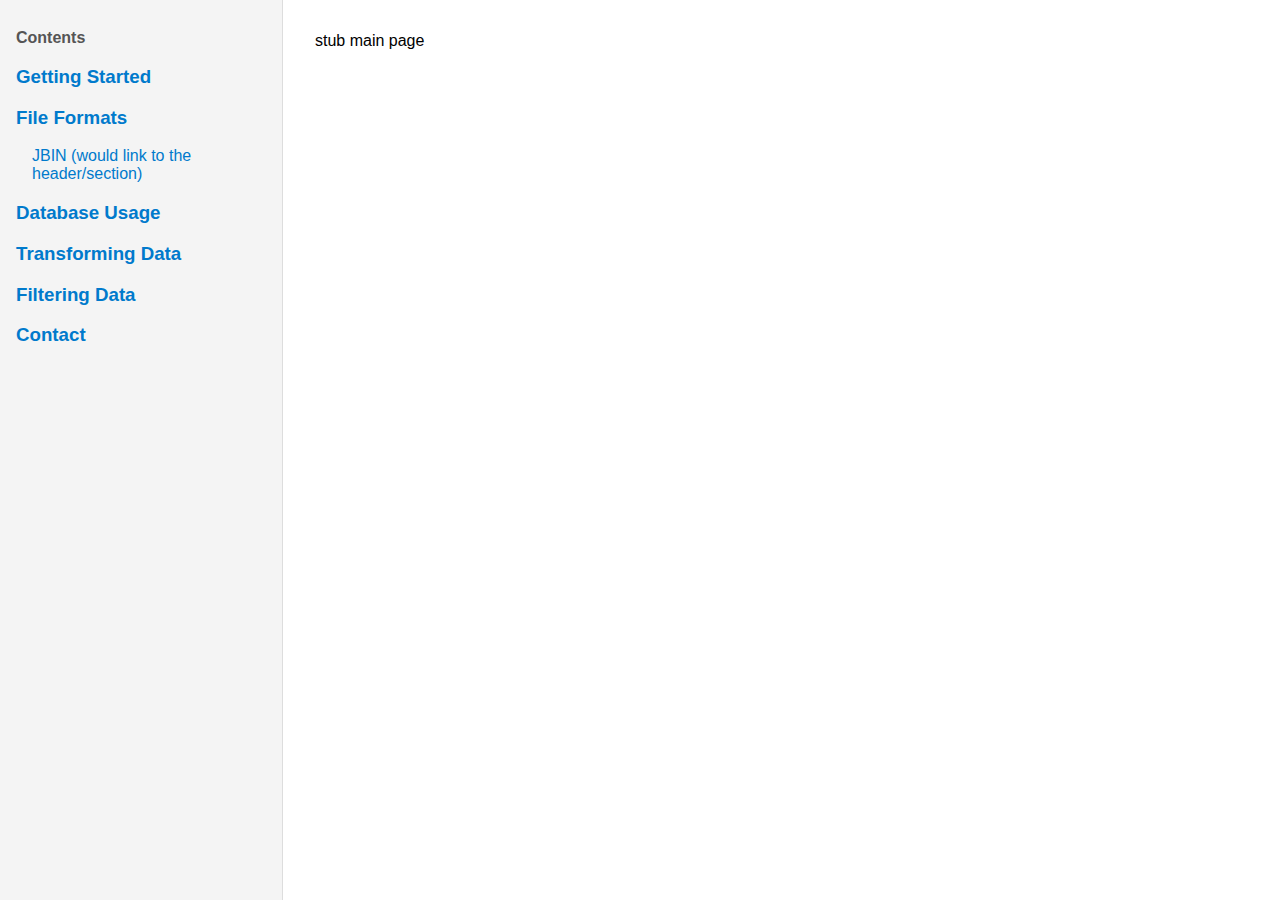
<file: index.html>
<!DOCTYPE html>
<html lang="en">
	<head>
		<meta charset="UTF-8" />
		<meta name="viewport" content="width=device-width, initial-scale=1.0" />
		<title>Documentation</title>
		<link href="/styles.css" rel="stylesheet" />
	</head>
	<body>
		<div style="display: flex; flex: 1">
			<aside>
				<h2>Contents</h2>
				<ul>
					<li>
						<a href="/topics/getting-started">
							<h3>Getting Started</h3>
						</a>
					</li>
					<li>
						<a href="/topics/file-formats.html">
							<h3>File Formats</h3>
						</a>
						<ul>
							<li>
								<a href="/topics/file-formats#JBIN"
									>JBIN (would link to the header/section)</a
								>
							</li>
						</ul>
					</li>
					<li>
						<a href="/topics/database-usage.html">
							<h3>Database Usage</h3>
						</a>
					</li>
					<li>
						<a href="/topics/transforming-data.html">
							<h3>Transforming Data</h3>
						</a>
					</li>
					<li>
						<a href="/topics/filtering-data.html">
							<h3>Filtering Data</h3>
						</a>
					</li>
					<li>
						<a href="/topics/Contact.html">
							<h3>Contact</h3>
						</a>
					</li>
				</ul>
			</aside>

			<!-- Main Content -->
			<main>
				<section id="getting-started" class="mb-12">
					<span>stub main page</span>
				</section>
			</main>
		</div>
	</body>
</html>
</file>
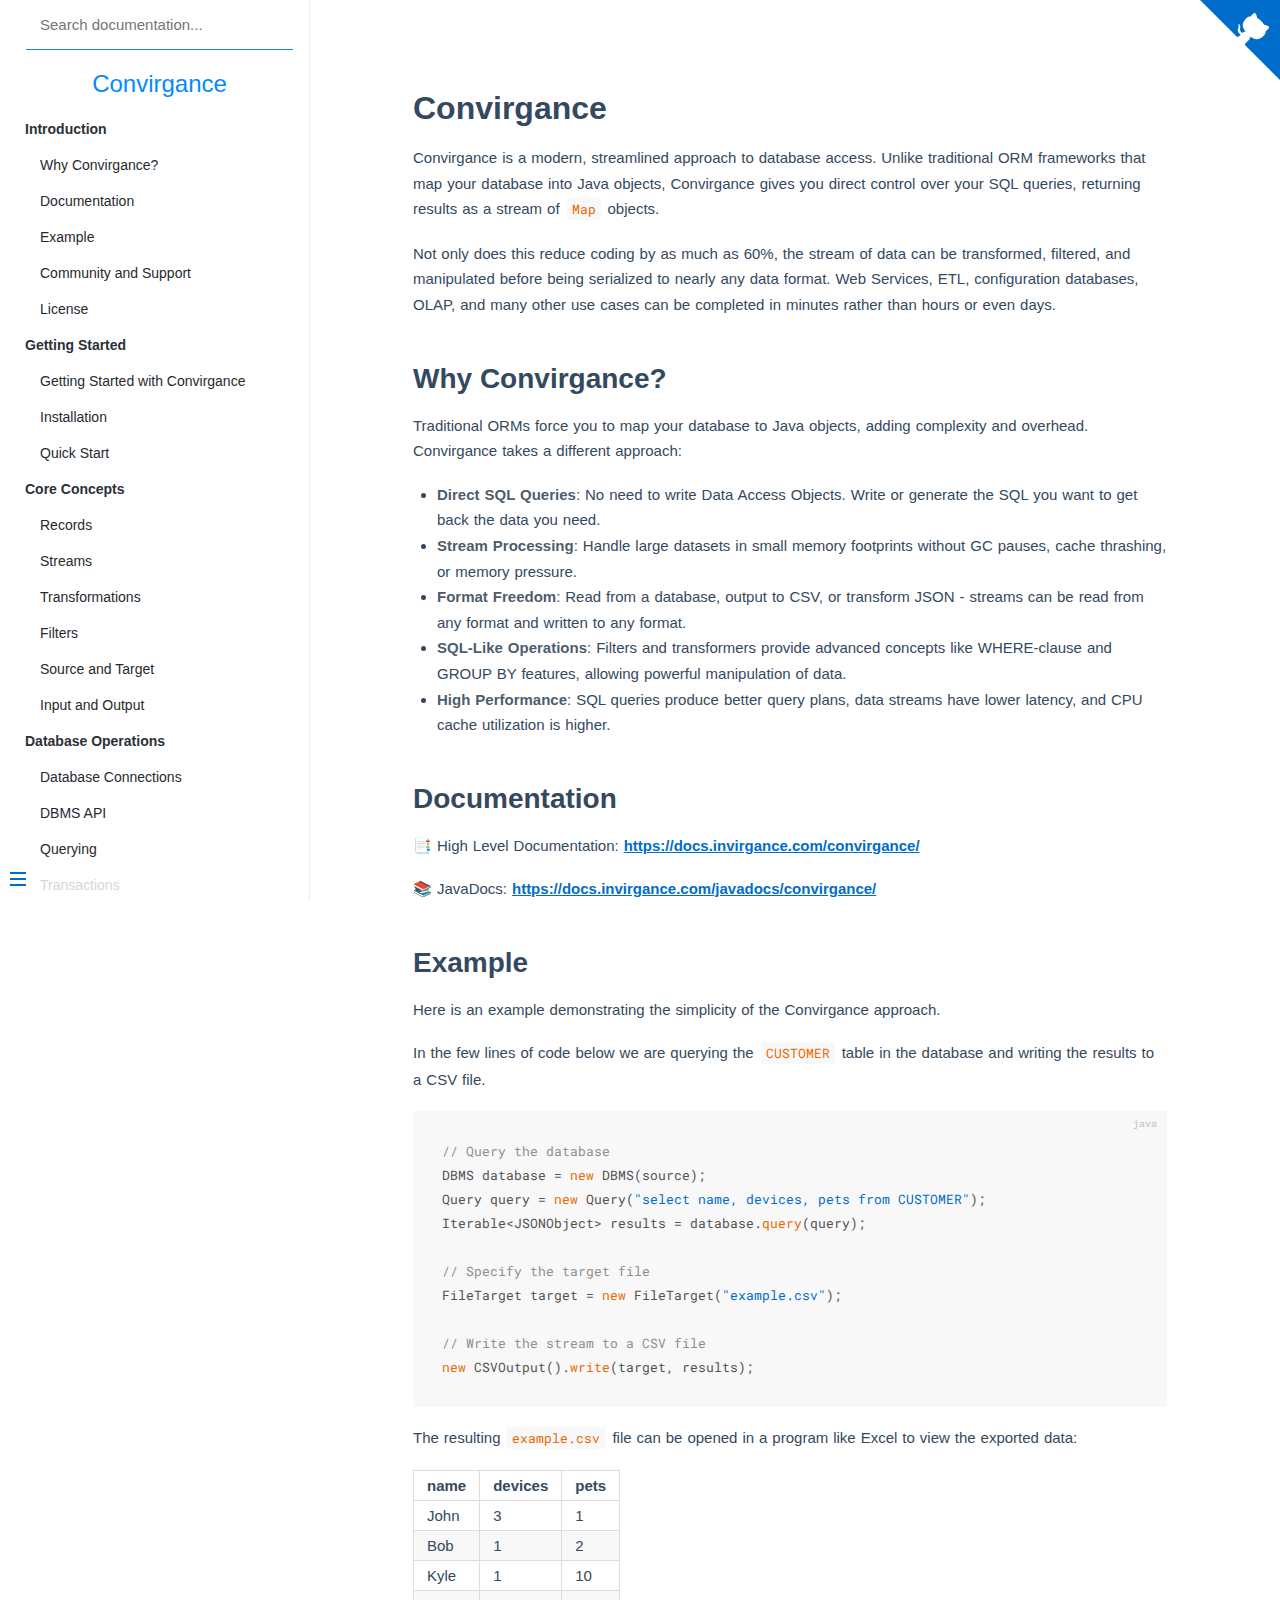
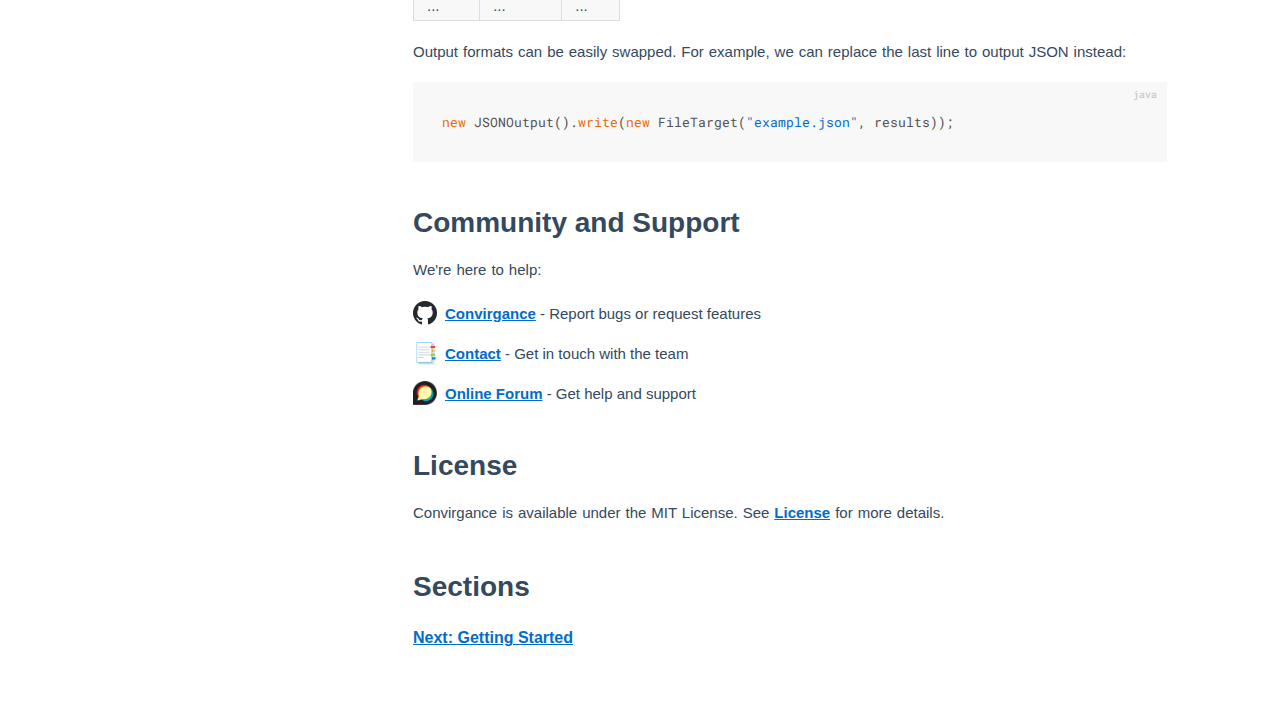
<file: docs/index.html>
<!DOCTYPE html>
<html lang="en">
	<head>
		<meta charset="UTF-8" />
		<title>Convirgance Documentation</title>
		<meta http-equiv="X-UA-Compatible" content="IE=edge,chrome=1" />
		<meta name="description" content="Documentation for Convirgance" />
		<meta
			name="viewport"
			content="width=device-width, initial-scale=1.0, minimum-scale=1.0" />
		<link rel="stylesheet" href="css/vue.css" />
		<style>
			body {
				font-family: Helvetica, Calibri, Arial, sans-serif;
				--theme-background: #2b3138;
				--theme-light-text: #fefefe;
				--theme-dark-text: #2b3138;
				--theme-accent-bright: #fefefe;
				--theme-accent-dark: #e9e9e9;
				--theme-accent-color: #028afe;
				--theme-color: #006dca;
				--theme-sidebar-sub-item: #262a2f;
				--bold-color: #2c3e50db;
			}

			.sidebar {
				color: var(--theme-accent-color);
				margin-left: 10px;
			}
			/* Word wrapping for code blocks */
			pre > code > span {
				overflow-wrap: break-word;
				white-space: pre-wrap !important;
				word-wrap: break-word !important;
				display: inline-block !important;
			}
			.search {
				border-bottom: 1px solid var(--theme-accent-color) !important;
				margin-inline: 1rem;
			}
			.sidebar-nav > ul > li > p > a {
				font-weight: 600 !important;
			}
			.sidebar ul li.active > a {
				color: var(--theme-color, #42b983) !important;
			}
			.sidebar ul li a {
				font-weight: 500 !important;
				color: var(--theme-sidebar-sub-item) !important;
			}
			strong {
				color: var(--bold-color) !important;
				font-weight: 600 !important;
			}
			.sidebar-nav > ul,
			.sidebar-nav > ul > * > a,
			.sidebar-nav > ul > li > p > a,
			p.active > a,
			a.section-link,
			li.file > a,
			li.file > p > a {
				color: var(--theme-dark-text) !important;
			}
		</style>
	</head>
	<body>
		<div id="app"></div>
		<script>
			window.$docsify = {
				name: "Convirgance",
				repo: "https://github.com/InvirganceOpenSource/convirgance",
				loadSidebar: true,
				sidebarDisplayLevel: 1,
				subMaxLevel: 0,
				auto2top: true,
				search: {
					maxAge: 86400000,
					paths: "auto",
					placeholder: "Search documentation...",
					noData: "No results found.",
					depth: 6,
				},
			};
		</script>
		<script src="js/docsify.min.js"></script>
		<script src="js/search.min.js"></script>
		<script src="js/prism-java.min.js"></script>
		<script src="js/prism-bash.min.js"></script>
		<script src="js/prism-json.min.js"></script>
		<!-- https://cdn.jsdelivr.net/npm/prismjs@1/components/ -->
	</body>
</html>
</file>
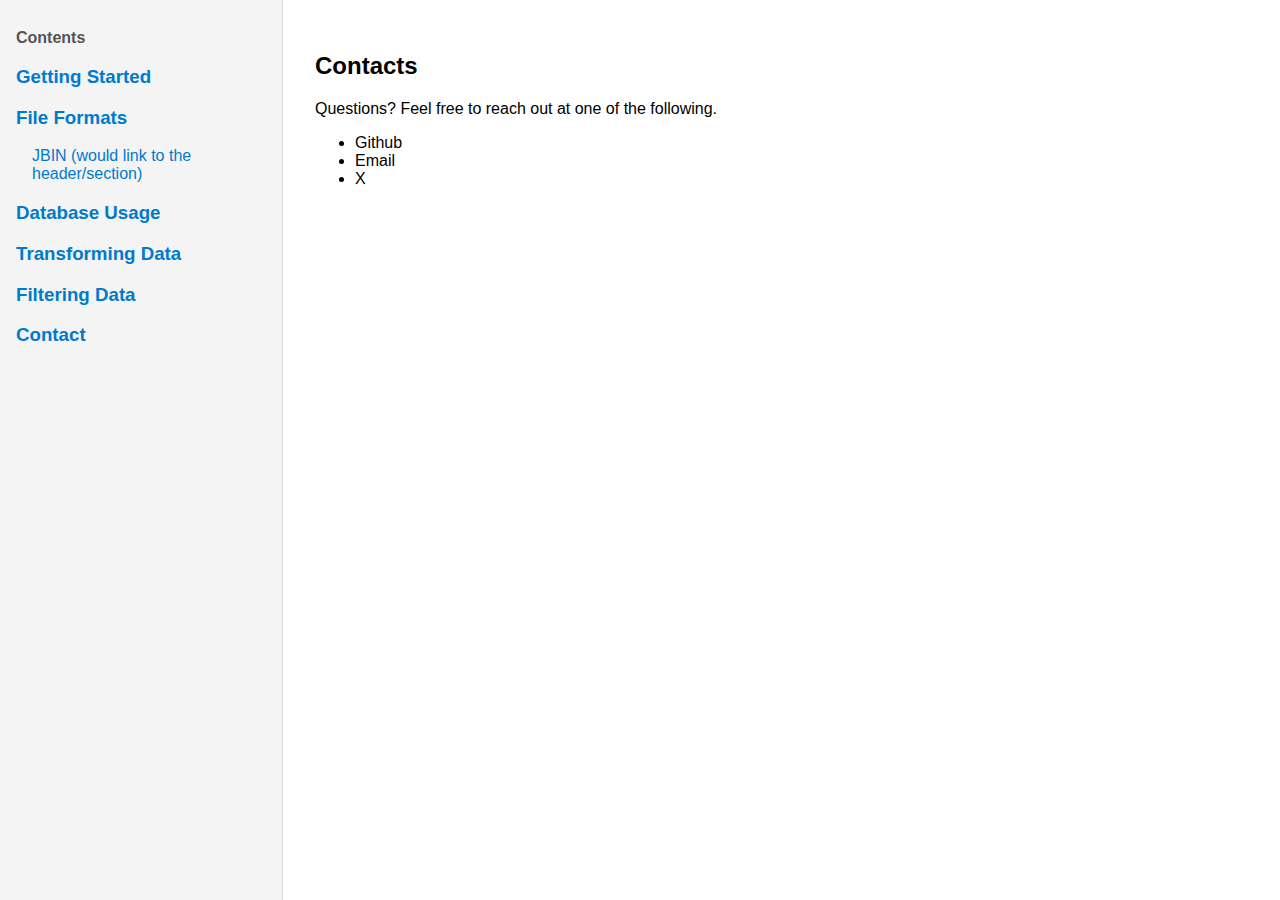
<file: contact.html>
<!DOCTYPE html>
<html lang="en">
	<head>
		<meta charset="UTF-8" />
		<meta name="viewport" content="width=device-width, initial-scale=1.0" />
		<title>Documentation</title>
		<link href="/styles.css" rel="stylesheet" />
	</head>
	<body>
		<div style="display: flex; flex: 1">
			<aside>
				<h2>Contents</h2>
				<ul>
					<li>
						<a href="./getting-started">
							<h3>Getting Started</h3>
						</a>
					</li>
					<li>
						<a href="./file-formats.html">
							<h3>File Formats</h3>
						</a>
						<ul>
							<li>
								<a href="./file-formats#JBIN"
									>JBIN (would link to the header/section)</a
								>
							</li>
						</ul>
					</li>
					<li>
						<a href="./database-usage.html">
							<h3>Database Usage</h3>
						</a>
					</li>
					<li>
						<a href="./transforming-data.html">
							<h3>Transforming Data</h3>
						</a>
					</li>
					<li>
						<a href="./filtering-data.html">
							<h3>Filtering Data</h3>
						</a>
					</li>
					<li>
						<a href="./Contact.html">
							<h3>Contact</h3>
						</a>
					</li>
				</ul>
			</aside>
			<!-- Main Content -->
			<main>
				<h2>Contacts</h2>
				<span>Questions? Feel free to reach out at one of the following.</span>
				<ul>
					<li>Github</li>
					<li>Email</li>
					<li>X</li>
				</ul>
			</main>
		</div>
	</body>
</html>
</file>
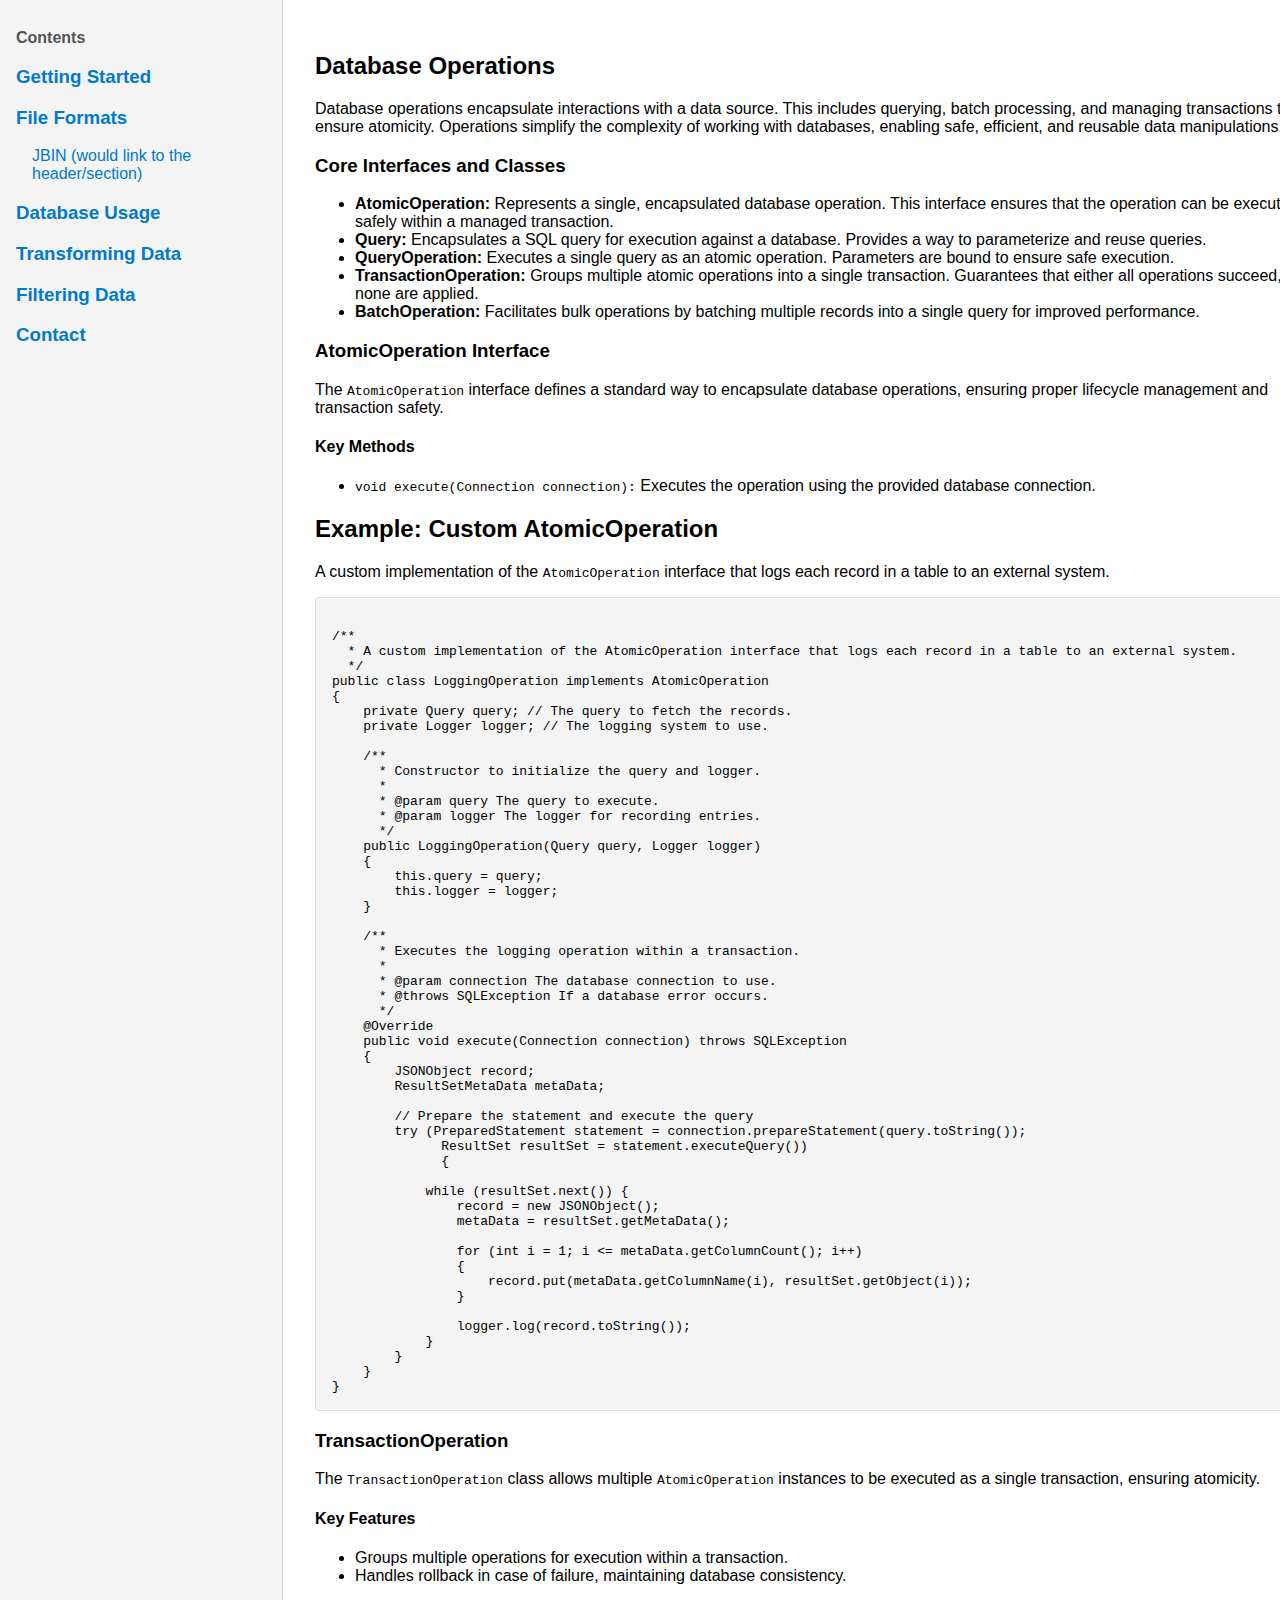
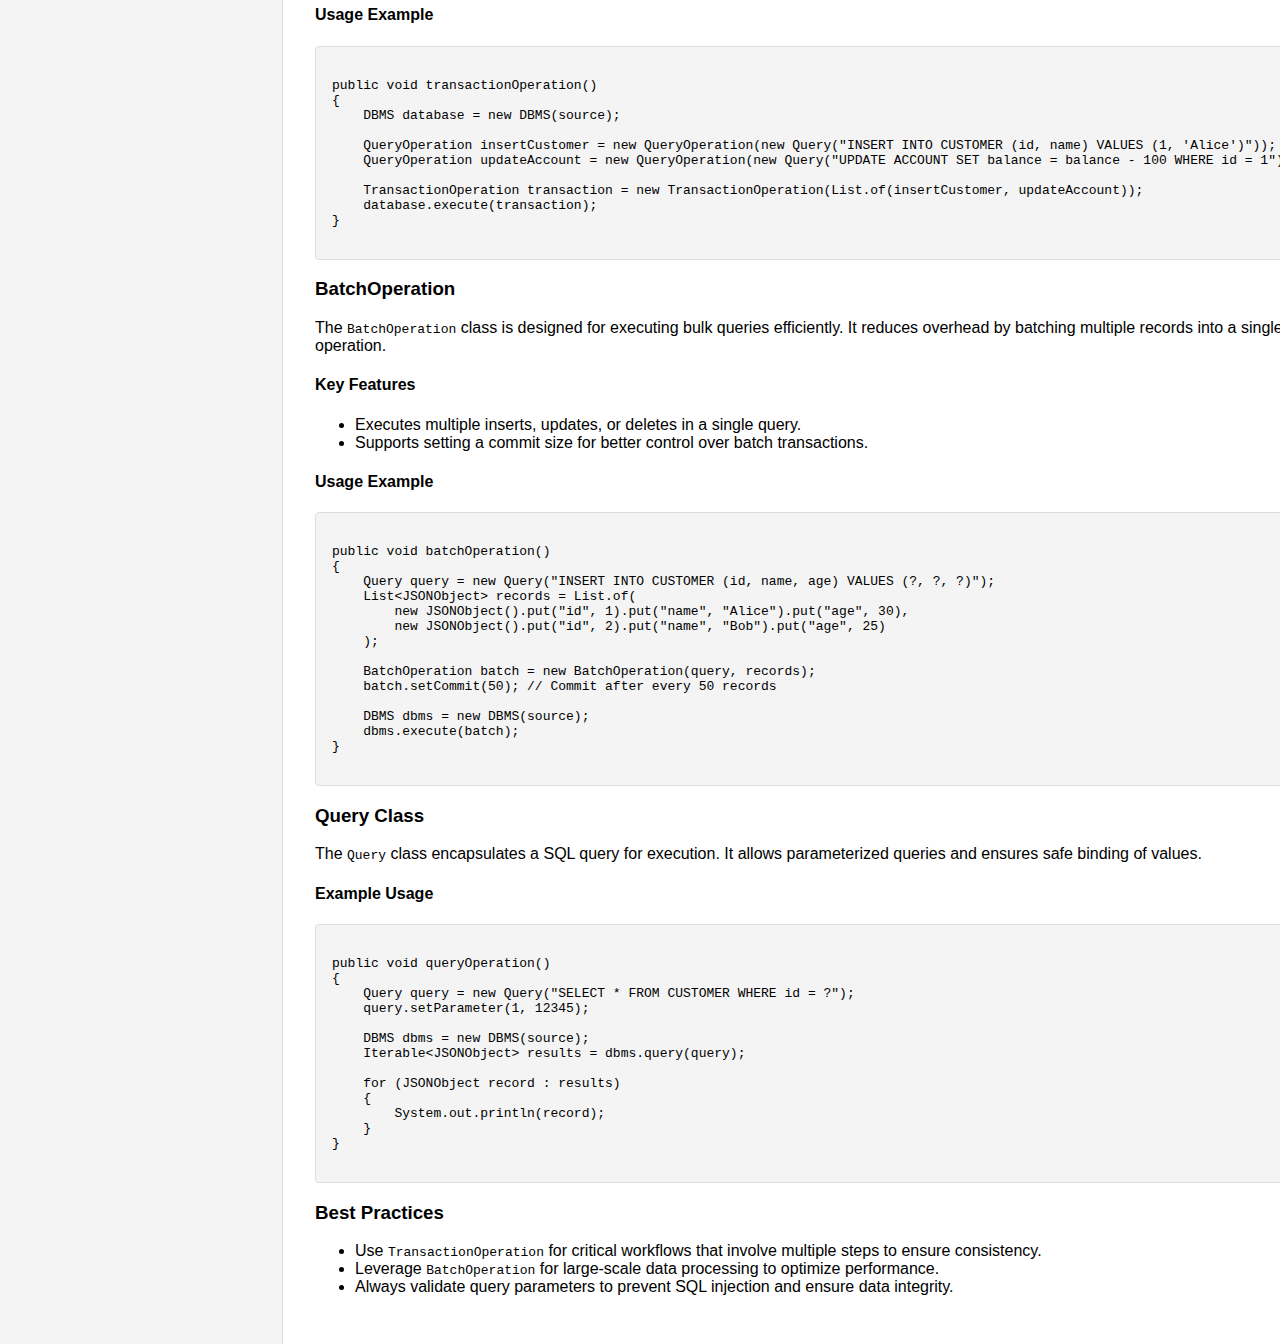
<file: database-usage.html>
<!DOCTYPE html>
<html lang="en">
	<head>
		<meta charset="UTF-8" />
		<meta name="viewport" content="width=device-width, initial-scale=1.0" />
		<title>Database</title>
		<link href="/styles.css" rel="stylesheet" />
	</head>
	<body>
		<div style="display: flex; flex: 1">
			<aside>
				<h2>Contents</h2>
				<ul>
					<li>
						<a href="/topics/getting-started">
							<h3>Getting Started</h3>
						</a>
					</li>
					<li>
						<a href="/topics/file-formats.html">
							<h3>File Formats</h3>
						</a>
						<ul>
							<li>
								<a href="/topics/file-formats#JBIN"
									>JBIN (would link to the header/section)</a
								>
							</li>
						</ul>
					</li>
					<li>
						<a href="/topics/database-usage.html">
							<h3>Database Usage</h3>
						</a>
					</li>
					<li>
						<a href="/topics/transforming-data.html">
							<h3>Transforming Data</h3>
						</a>
					</li>
					<li>
						<a href="/topics/filtering-data.html">
							<h3>Filtering Data</h3>
						</a>
					</li>
					<li>
						<a href="/topics/Contact.html">
							<h3>Contact</h3>
						</a>
					</li>
				</ul>
			</aside>

			<!-- Main Content -->
			<main>
				<h2>Database Operations</h2>
				<p>
					Database operations encapsulate interactions with a data source. This
					includes querying, batch processing, and managing transactions to
					ensure atomicity. Operations simplify the complexity of working with
					databases, enabling safe, efficient, and reusable data manipulations.
				</p>

				<h3>Core Interfaces and Classes</h3>
				<ul>
					<li>
						<strong>AtomicOperation:</strong> Represents a single, encapsulated
						database operation. This interface ensures that the operation can be
						executed safely within a managed transaction.
					</li>
					<li>
						<strong>Query:</strong> Encapsulates a SQL query for execution
						against a database. Provides a way to parameterize and reuse
						queries.
					</li>
					<li>
						<strong>QueryOperation:</strong> Executes a single query as an
						atomic operation. Parameters are bound to ensure safe execution.
					</li>
					<li>
						<strong>TransactionOperation:</strong> Groups multiple atomic
						operations into a single transaction. Guarantees that either all
						operations succeed, or none are applied.
					</li>
					<li>
						<strong>BatchOperation:</strong> Facilitates bulk operations by
						batching multiple records into a single query for improved
						performance.
					</li>
				</ul>

				<h3>AtomicOperation Interface</h3>
				<p>
					The <code>AtomicOperation</code> interface defines a standard way to
					encapsulate database operations, ensuring proper lifecycle management
					and transaction safety.
				</p>

				<h4>Key Methods</h4>
				<ul>
					<li>
						<code>void execute(Connection connection):</code> Executes the
						operation using the provided database connection.
					</li>
				</ul>

				<h2>Example: Custom AtomicOperation</h2>
				<p>
					A custom implementation of the <code>AtomicOperation</code> interface
					that logs each record in a table to an external system.
				</p>

				<pre><code class="language-java">
/**
  * A custom implementation of the AtomicOperation interface that logs each record in a table to an external system.
  */
public class LoggingOperation implements AtomicOperation
{
    private Query query; // The query to fetch the records.
    private Logger logger; // The logging system to use.

    /**
      * Constructor to initialize the query and logger.
      *
      * @param query The query to execute.
      * @param logger The logger for recording entries.
      */
    public LoggingOperation(Query query, Logger logger)
    {
        this.query = query;
        this.logger = logger;
    }

    /**
      * Executes the logging operation within a transaction.
      *
      * @param connection The database connection to use.
      * @throws SQLException If a database error occurs.
      */
    @Override
    public void execute(Connection connection) throws SQLException
    {
        JSONObject record;
        ResultSetMetaData metaData;

        // Prepare the statement and execute the query
        try (PreparedStatement statement = connection.prepareStatement(query.toString());
              ResultSet resultSet = statement.executeQuery())
              {

            while (resultSet.next()) {
                record = new JSONObject();
                metaData = resultSet.getMetaData();

                for (int i = 1; i <= metaData.getColumnCount(); i++)
                {
                    record.put(metaData.getColumnName(i), resultSet.getObject(i));
                }

                logger.log(record.toString());
            }
        }
    }
}
</code></pre>

				<h3>TransactionOperation</h3>
				<p>
					The <code>TransactionOperation</code> class allows multiple
					<code>AtomicOperation</code> instances to be executed as a single
					transaction, ensuring atomicity.
				</p>

				<h4>Key Features</h4>
				<ul>
					<li>
						Groups multiple operations for execution within a transaction.
					</li>
					<li>
						Handles rollback in case of failure, maintaining database
						consistency.
					</li>
				</ul>

				<h4>Usage Example</h4>
				<pre><code>
public void transactionOperation()
{
    DBMS database = new DBMS(source);

    QueryOperation insertCustomer = new QueryOperation(new Query("INSERT INTO CUSTOMER (id, name) VALUES (1, 'Alice')"));
    QueryOperation updateAccount = new QueryOperation(new Query("UPDATE ACCOUNT SET balance = balance - 100 WHERE id = 1"));

    TransactionOperation transaction = new TransactionOperation(List.of(insertCustomer, updateAccount));
    database.execute(transaction);
}
        </code></pre>

				<h3>BatchOperation</h3>
				<p>
					The <code>BatchOperation</code> class is designed for executing bulk
					queries efficiently. It reduces overhead by batching multiple records
					into a single operation.
				</p>

				<h4>Key Features</h4>
				<ul>
					<li>
						Executes multiple inserts, updates, or deletes in a single query.
					</li>
					<li>
						Supports setting a commit size for better control over batch
						transactions.
					</li>
				</ul>

				<h4>Usage Example</h4>
				<pre><code>
public void batchOperation()
{
    Query query = new Query("INSERT INTO CUSTOMER (id, name, age) VALUES (?, ?, ?)");
    List&lt;JSONObject&gt; records = List.of(
        new JSONObject().put("id", 1).put("name", "Alice").put("age", 30),
        new JSONObject().put("id", 2).put("name", "Bob").put("age", 25)
    );

    BatchOperation batch = new BatchOperation(query, records);
    batch.setCommit(50); // Commit after every 50 records

    DBMS dbms = new DBMS(source);
    dbms.execute(batch);
}
        </code></pre>

				<h3>Query Class</h3>
				<p>
					The <code>Query</code> class encapsulates a SQL query for execution.
					It allows parameterized queries and ensures safe binding of values.
				</p>

				<h4>Example Usage</h4>
				<pre><code>
public void queryOperation()
{
    Query query = new Query("SELECT * FROM CUSTOMER WHERE id = ?");
    query.setParameter(1, 12345);

    DBMS dbms = new DBMS(source);
    Iterable&lt;JSONObject&gt; results = dbms.query(query);

    for (JSONObject record : results)
    {
        System.out.println(record);
    }
}
        </code></pre>

				<h3>Best Practices</h3>
				<ul>
					<li>
						Use <code>TransactionOperation</code> for critical workflows that
						involve multiple steps to ensure consistency.
					</li>
					<li>
						Leverage <code>BatchOperation</code> for large-scale data processing
						to optimize performance.
					</li>
					<li>
						Always validate query parameters to prevent SQL injection and ensure
						data integrity.
					</li>
				</ul>
			</main>
		</div>
	</body>
</html>
</file>
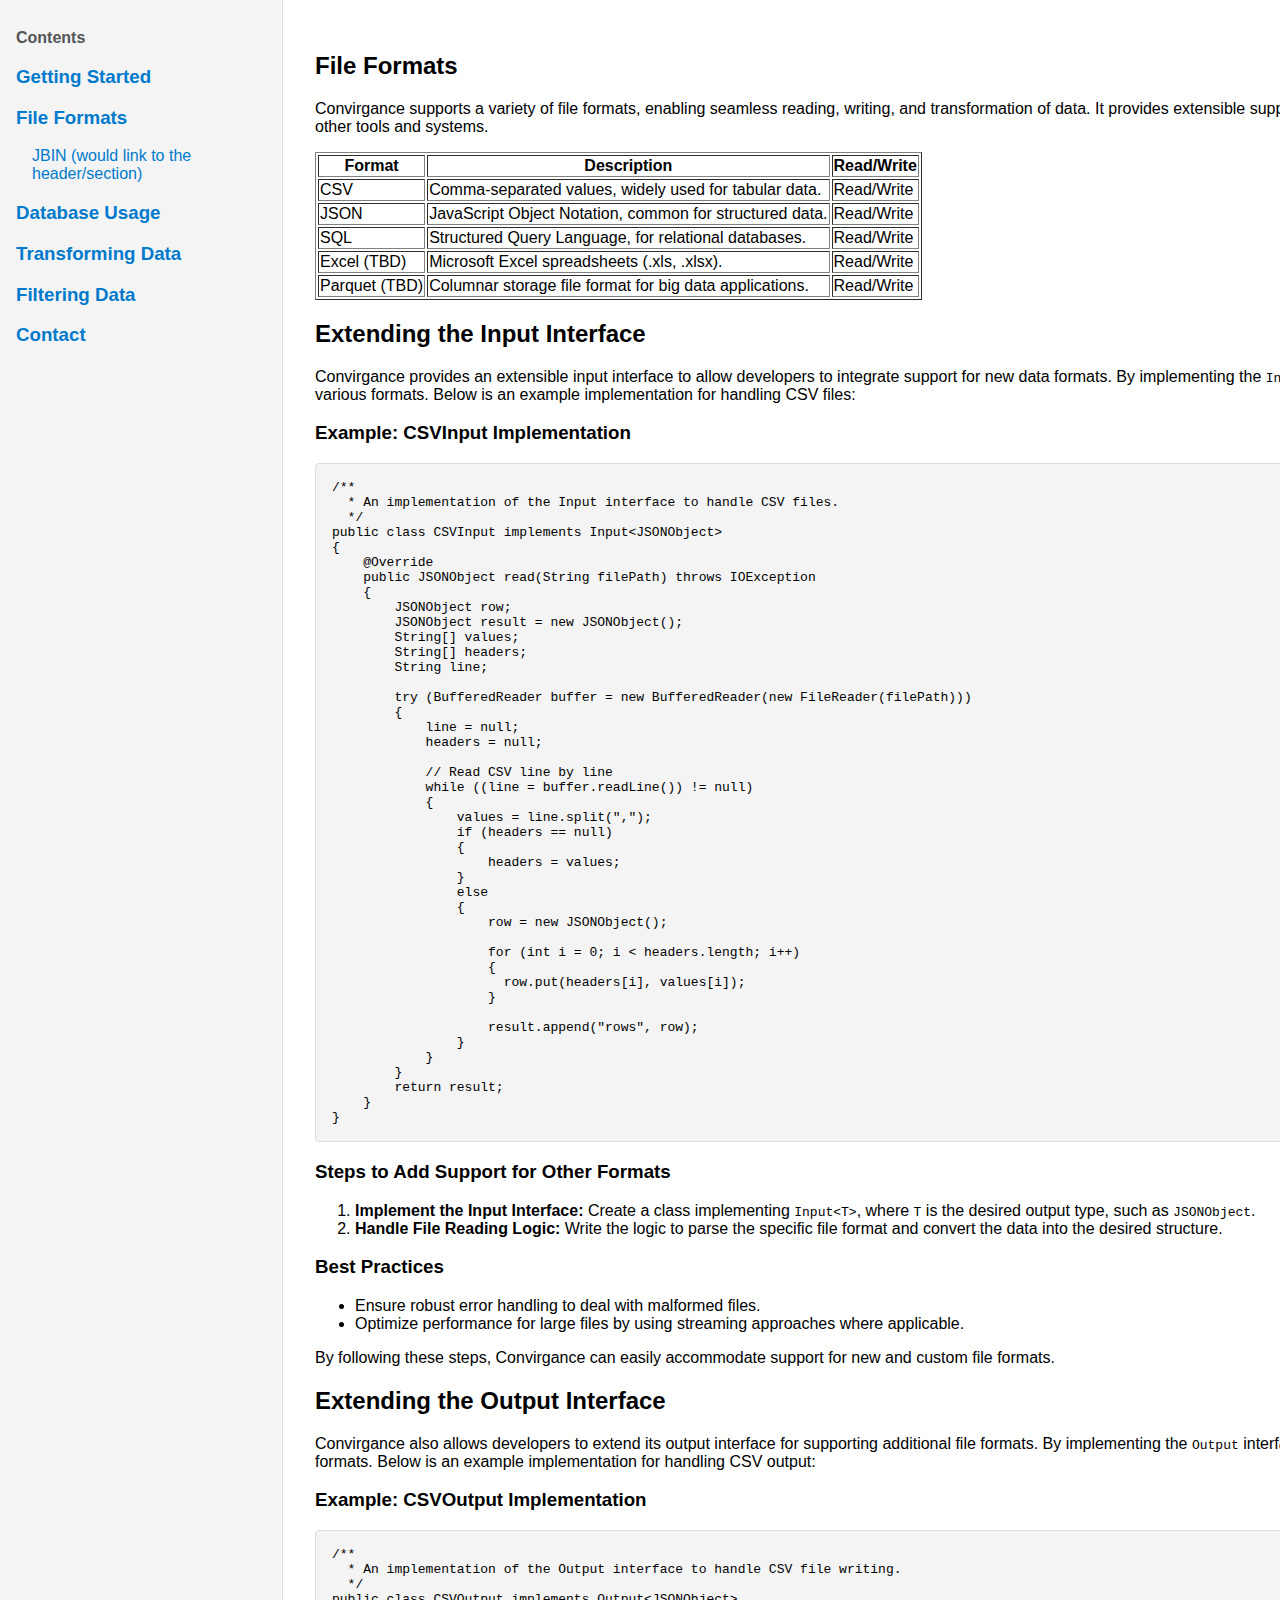
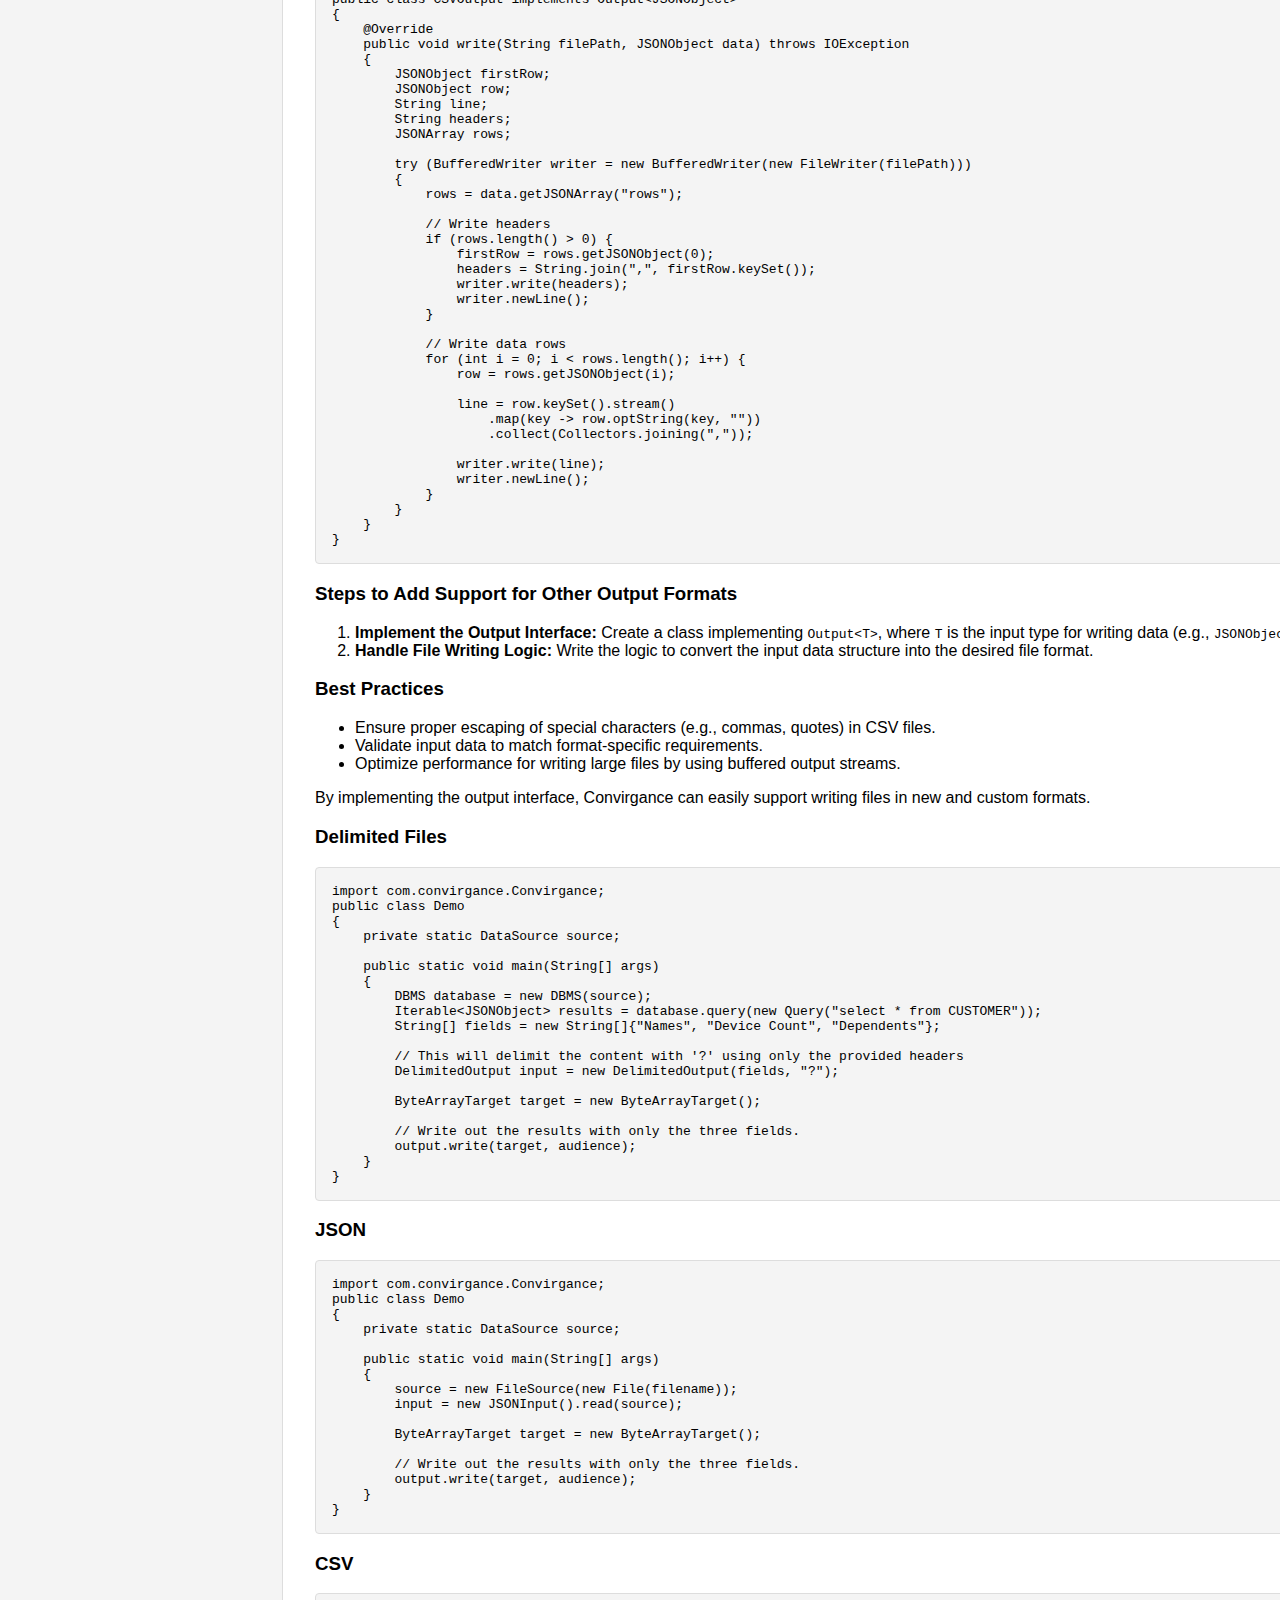
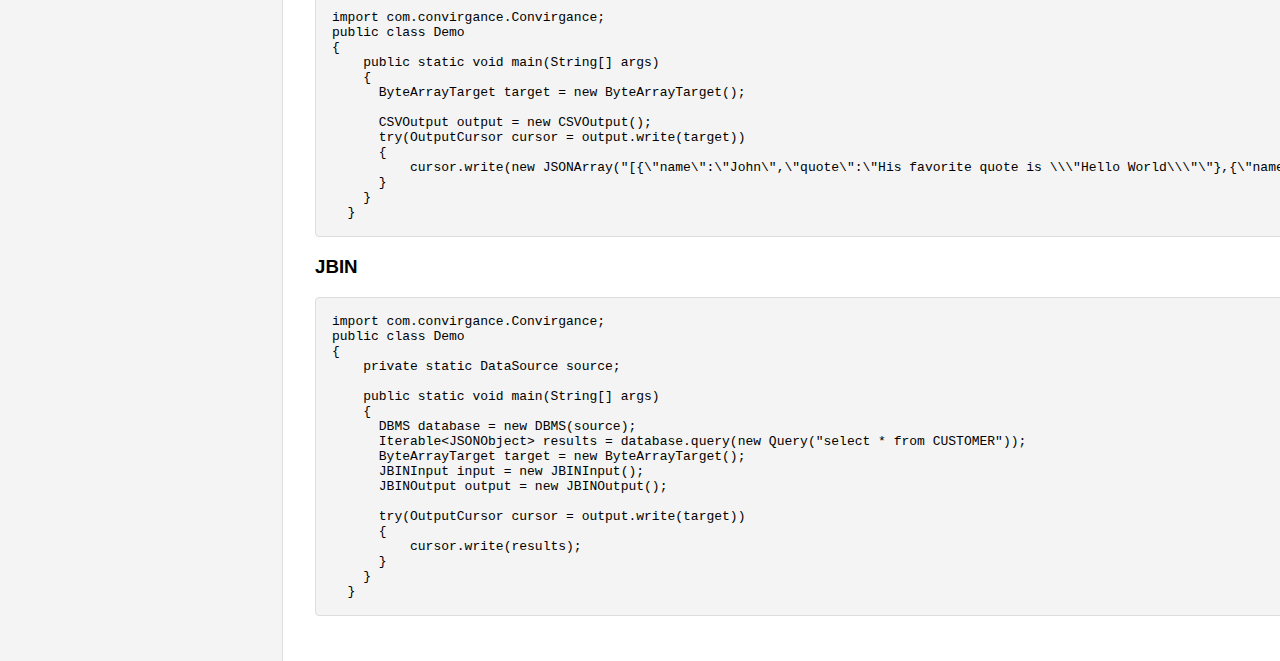
<file: file-formats.html>
<!DOCTYPE html>
<html lang="en">
	<head>
		<meta charset="UTF-8" />
		<meta name="viewport" content="width=device-width, initial-scale=1.0" />
		<title>File Formats</title>
		<link href="/styles.css" rel="stylesheet" />
	</head>
	<body>
		<div style="display: flex; flex: 1">
			<aside>
				<h2>Contents</h2>
				<ul>
					<li>
						<a href="/topics/getting-started">
							<h3>Getting Started</h3>
						</a>
					</li>
					<li>
						<a href="/topics/file-formats.html">
							<h3>File Formats</h3>
						</a>
						<ul>
							<li>
								<a href="/topics/file-formats#JBIN"
									>JBIN (would link to the header/section)</a
								>
							</li>
						</ul>
					</li>
					<li>
						<a href="/topics/database-usage.html">
							<h3>Database Usage</h3>
						</a>
					</li>
					<li>
						<a href="/topics/transforming-data.html">
							<h3>Transforming Data</h3>
						</a>
					</li>
					<li>
						<a href="/topics/filtering-data.html">
							<h3>Filtering Data</h3>
						</a>
					</li>
					<li>
						<a href="/topics/Contact.html">
							<h3>Contact</h3>
						</a>
					</li>
				</ul>
			</aside>
			<!-- Main Content -->
			<main>
				<section id="formats" class="mb-12">
					<h2>File Formats</h2>
					<p>
						Convirgance supports a variety of file formats, enabling seamless
						reading, writing, and transformation of data. It provides extensible
						support for diverse data types, ensuring smooth integration with
						other tools and systems.
					</p>

					<table border="1">
						<thead>
							<tr>
								<th>Format</th>
								<th>Description</th>
								<th>Read/Write</th>
							</tr>
						</thead>
						<tbody>
							<tr>
								<td>CSV</td>
								<td>Comma-separated values, widely used for tabular data.</td>
								<td>Read/Write</td>
							</tr>
							<tr>
								<td>JSON</td>
								<td>JavaScript Object Notation, common for structured data.</td>
								<td>Read/Write</td>
							</tr>
							<tr>
								<td>SQL</td>
								<td>Structured Query Language, for relational databases.</td>
								<td>Read/Write</td>
							</tr>
							<tr>
								<td>Excel (TBD)</td>
								<td>Microsoft Excel spreadsheets (.xls, .xlsx).</td>
								<td>Read/Write</td>
							</tr>
							<tr>
								<td>Parquet (TBD)</td>
								<td>Columnar storage file format for big data applications.</td>
								<td>Read/Write</td>
							</tr>
						</tbody>
					</table>
				</section>
				<section id="file-formats" class="mb-12">
					<h2>Extending the Input Interface</h2>
					<p>
						Convirgance provides an extensible input interface to allow
						developers to integrate support for new data formats. By
						implementing the <code>Input</code> interface, developers can define
						custom readers for various formats. Below is an example
						implementation for handling CSV files:
					</p>
					<h3>Example: CSVInput Implementation</h3>
					<pre>
<code>/**
  * An implementation of the Input interface to handle CSV files.
  */
public class CSVInput implements Input&lt;JSONObject&gt;
{
    @Override
    public JSONObject read(String filePath) throws IOException
    {
        JSONObject row;
        JSONObject result = new JSONObject();
        String[] values;
        String[] headers;
        String line;

        try (BufferedReader buffer = new BufferedReader(new FileReader(filePath)))
        {
            line = null;
            headers = null;

            // Read CSV line by line
            while ((line = buffer.readLine()) != null)
            {
                values = line.split(",");
                if (headers == null)
                {
                    headers = values;
                }
                else
                {
                    row = new JSONObject();

                    for (int i = 0; i < headers.length; i++)
                    {
                      row.put(headers[i], values[i]);
                    }

                    result.append("rows", row);
                }
            }
        }
        return result;
    }
}
</code></pre>
					<h3>Steps to Add Support for Other Formats</h3>
					<ol>
						<li>
							<strong>Implement the Input Interface:</strong> Create a class
							implementing <code>Input&lt;T&gt;</code>, where <code>T</code> is
							the desired output type, such as <code>JSONObject</code>.
						</li>
						<li>
							<strong>Handle File Reading Logic:</strong> Write the logic to
							parse the specific file format and convert the data into the
							desired structure.
						</li>
					</ol>
					<h3>Best Practices</h3>
					<ul>
						<li>Ensure robust error handling to deal with malformed files.</li>
						<li>
							Optimize performance for large files by using streaming approaches
							where applicable.
						</li>
					</ul>
					<p>
						By following these steps, Convirgance can easily accommodate support
						for new and custom file formats.
					</p>
					<h2>Extending the Output Interface</h2>
					<p>
						Convirgance also allows developers to extend its output interface
						for supporting additional file formats. By implementing the
						<code>Output</code> interface, you can define custom writers to
						generate files in new formats. Below is an example implementation
						for handling CSV output:
					</p>
					<h3>Example: CSVOutput Implementation</h3>
					<pre><code>/**
  * An implementation of the Output interface to handle CSV file writing.
  */
public class CSVOutput implements Output&lt;JSONObject&gt;
{
    @Override
    public void write(String filePath, JSONObject data) throws IOException
    {
        JSONObject firstRow;
        JSONObject row;
        String line;
        String headers;
        JSONArray rows;

        try (BufferedWriter writer = new BufferedWriter(new FileWriter(filePath)))
        {
            rows = data.getJSONArray("rows");

            // Write headers
            if (rows.length() > 0) {
                firstRow = rows.getJSONObject(0);
                headers = String.join(",", firstRow.keySet());
                writer.write(headers);
                writer.newLine();
            }

            // Write data rows
            for (int i = 0; i < rows.length(); i++) {
                row = rows.getJSONObject(i);

                line = row.keySet().stream()
                    .map(key -> row.optString(key, ""))
                    .collect(Collectors.joining(","));

                writer.write(line);
                writer.newLine();
            }
        }
    }
}
</code></pre>
					<h3>Steps to Add Support for Other Output Formats</h3>
					<ol>
						<li>
							<strong>Implement the Output Interface:</strong> Create a class
							implementing <code>Output&lt;T&gt;</code>, where <code>T</code> is
							the input type for writing data (e.g., <code>JSONObject</code>).
						</li>
						<li>
							<strong>Handle File Writing Logic:</strong> Write the logic to
							convert the input data structure into the desired file format.
						</li>
					</ol>
					<h3>Best Practices</h3>
					<ul>
						<li>
							Ensure proper escaping of special characters (e.g., commas,
							quotes) in CSV files.
						</li>
						<li>Validate input data to match format-specific requirements.</li>
						<li>
							Optimize performance for writing large files by using buffered
							output streams.
						</li>
					</ul>
					<p>
						By implementing the output interface, Convirgance can easily support
						writing files in new and custom formats.
					</p>
				</section>
				<section id="Delimited" class="mb-12">
					<h3>Delimited Files</h3>
					<pre>
<code>import com.convirgance.Convirgance;
public class Demo
{
    private static DataSource source;

    public static void main(String[] args)
    {
        DBMS database = new DBMS(source);
        Iterable&lt;JSONObject&gt; results = database.query(new Query("select * from CUSTOMER"));
        String[] fields = new String[]{"Names", "Device Count", "Dependents"};

        // This will delimit the content with '?' using only the provided headers
        DelimitedOutput input = new DelimitedOutput(fields, "?");

        ByteArrayTarget target = new ByteArrayTarget();

        // Write out the results with only the three fields.
        output.write(target, audience);
    }
}</code></pre>
				</section>
				<section id="json" class="mb-12">
					<h3>JSON</h3>
					<pre><code>import com.convirgance.Convirgance;
public class Demo
{
    private static DataSource source;

    public static void main(String[] args)
    {
        source = new FileSource(new File(filename));
        input = new JSONInput().read(source);

        ByteArrayTarget target = new ByteArrayTarget();

        // Write out the results with only the three fields.
        output.write(target, audience);
    }
}</code></pre>
				</section>
				<section id="csv" class="mb-12">
					<h3>CSV</h3>
					<pre><code>import com.convirgance.Convirgance;
public class Demo
{
    public static void main(String[] args)
    {
      ByteArrayTarget target = new ByteArrayTarget();

      CSVOutput output = new CSVOutput();
      try(OutputCursor cursor = output.write(target))
      {
          cursor.write(new JSONArray("[{\"name\":\"John\",\"quote\":\"His favorite quote is \\\"Hello World\\\"\"},{\"name\":\"Alice\",\"quote\":\"She said \\\"Hi\\\"\"}]"));
      }
    }
  }</code></pre>
				</section>
				<section id="jbin" class="mb-12">
					<h3>JBIN</h3>
					<pre><code>import com.convirgance.Convirgance;
public class Demo
{
    private static DataSource source;

    public static void main(String[] args)
    {
      DBMS database = new DBMS(source);
      Iterable&lt;JSONObject&gt; results = database.query(new Query("select * from CUSTOMER"));
      ByteArrayTarget target = new ByteArrayTarget();
      JBINInput input = new JBINInput();
      JBINOutput output = new JBINOutput();

      try(OutputCursor cursor = output.write(target))
      {
          cursor.write(results);
      }
    }
  }</code></pre>
				</section>
			</main>
		</div>
	</body>
</html>
</file>
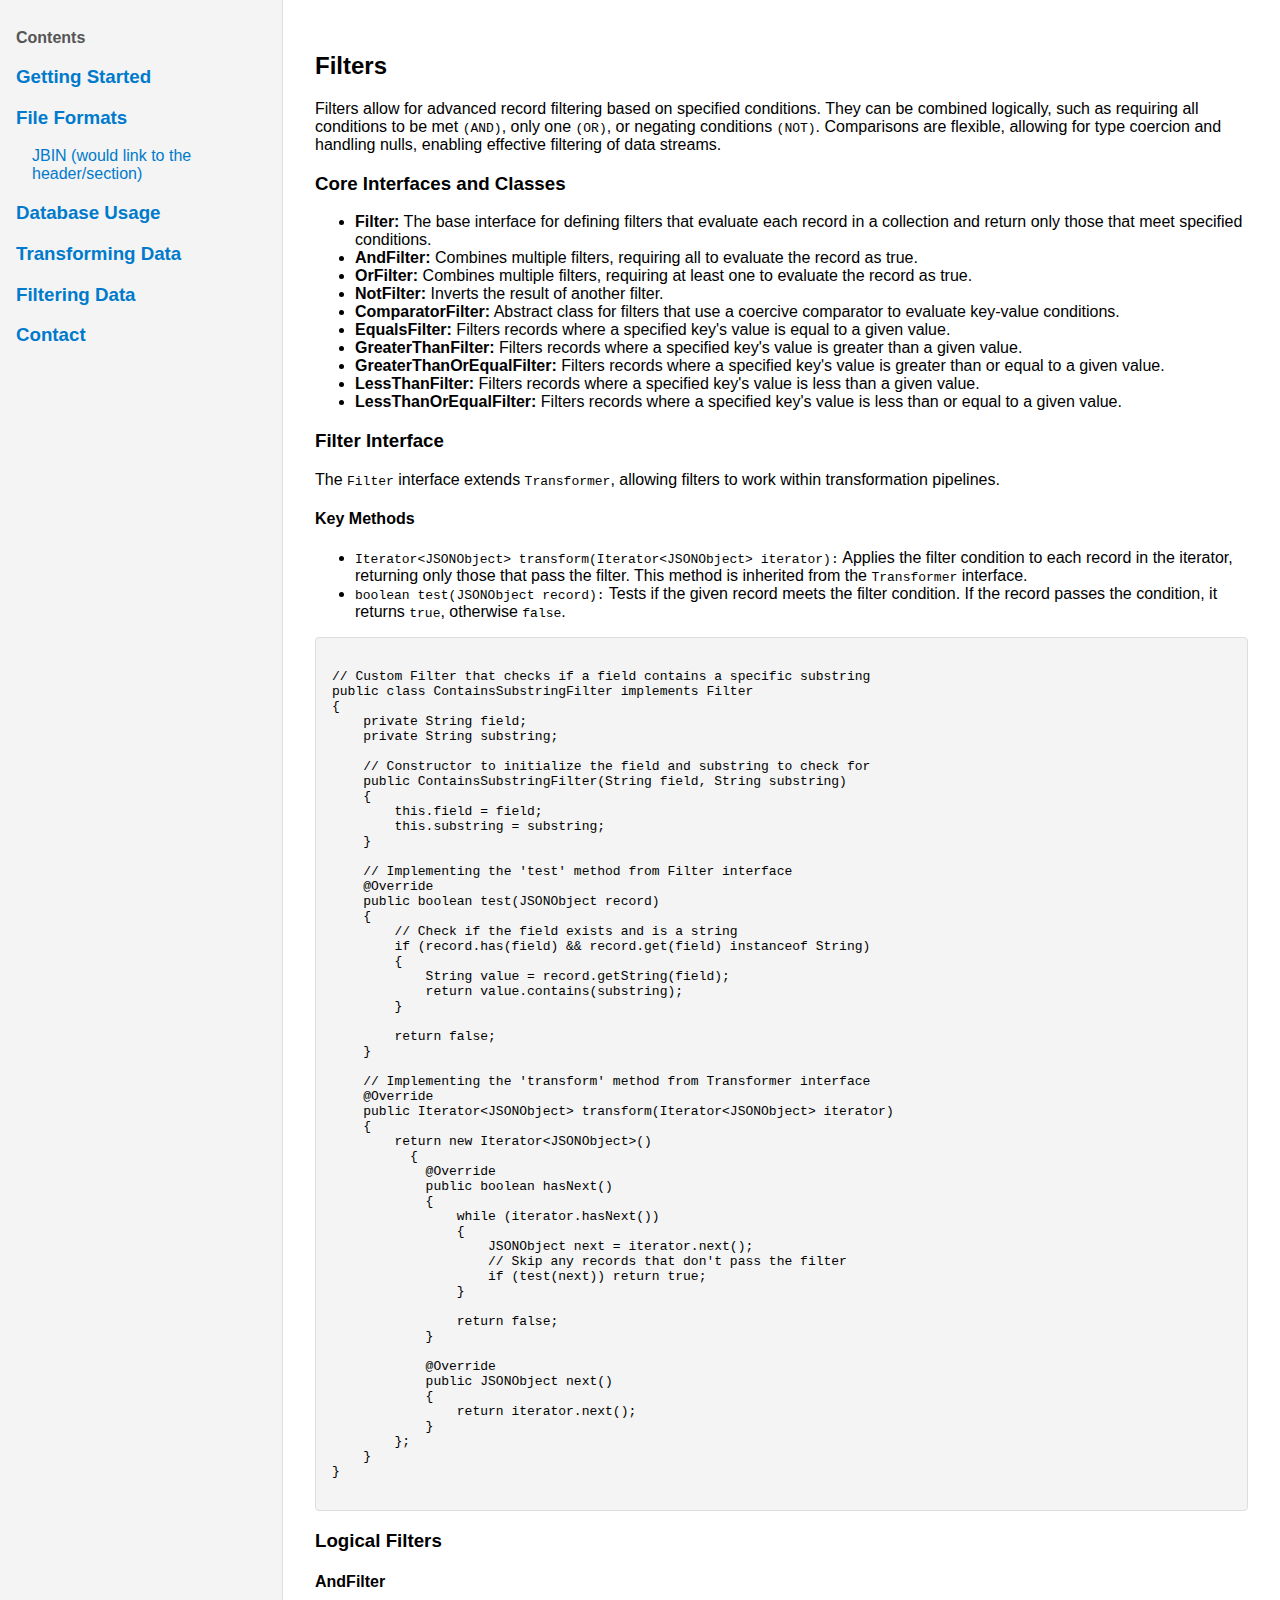
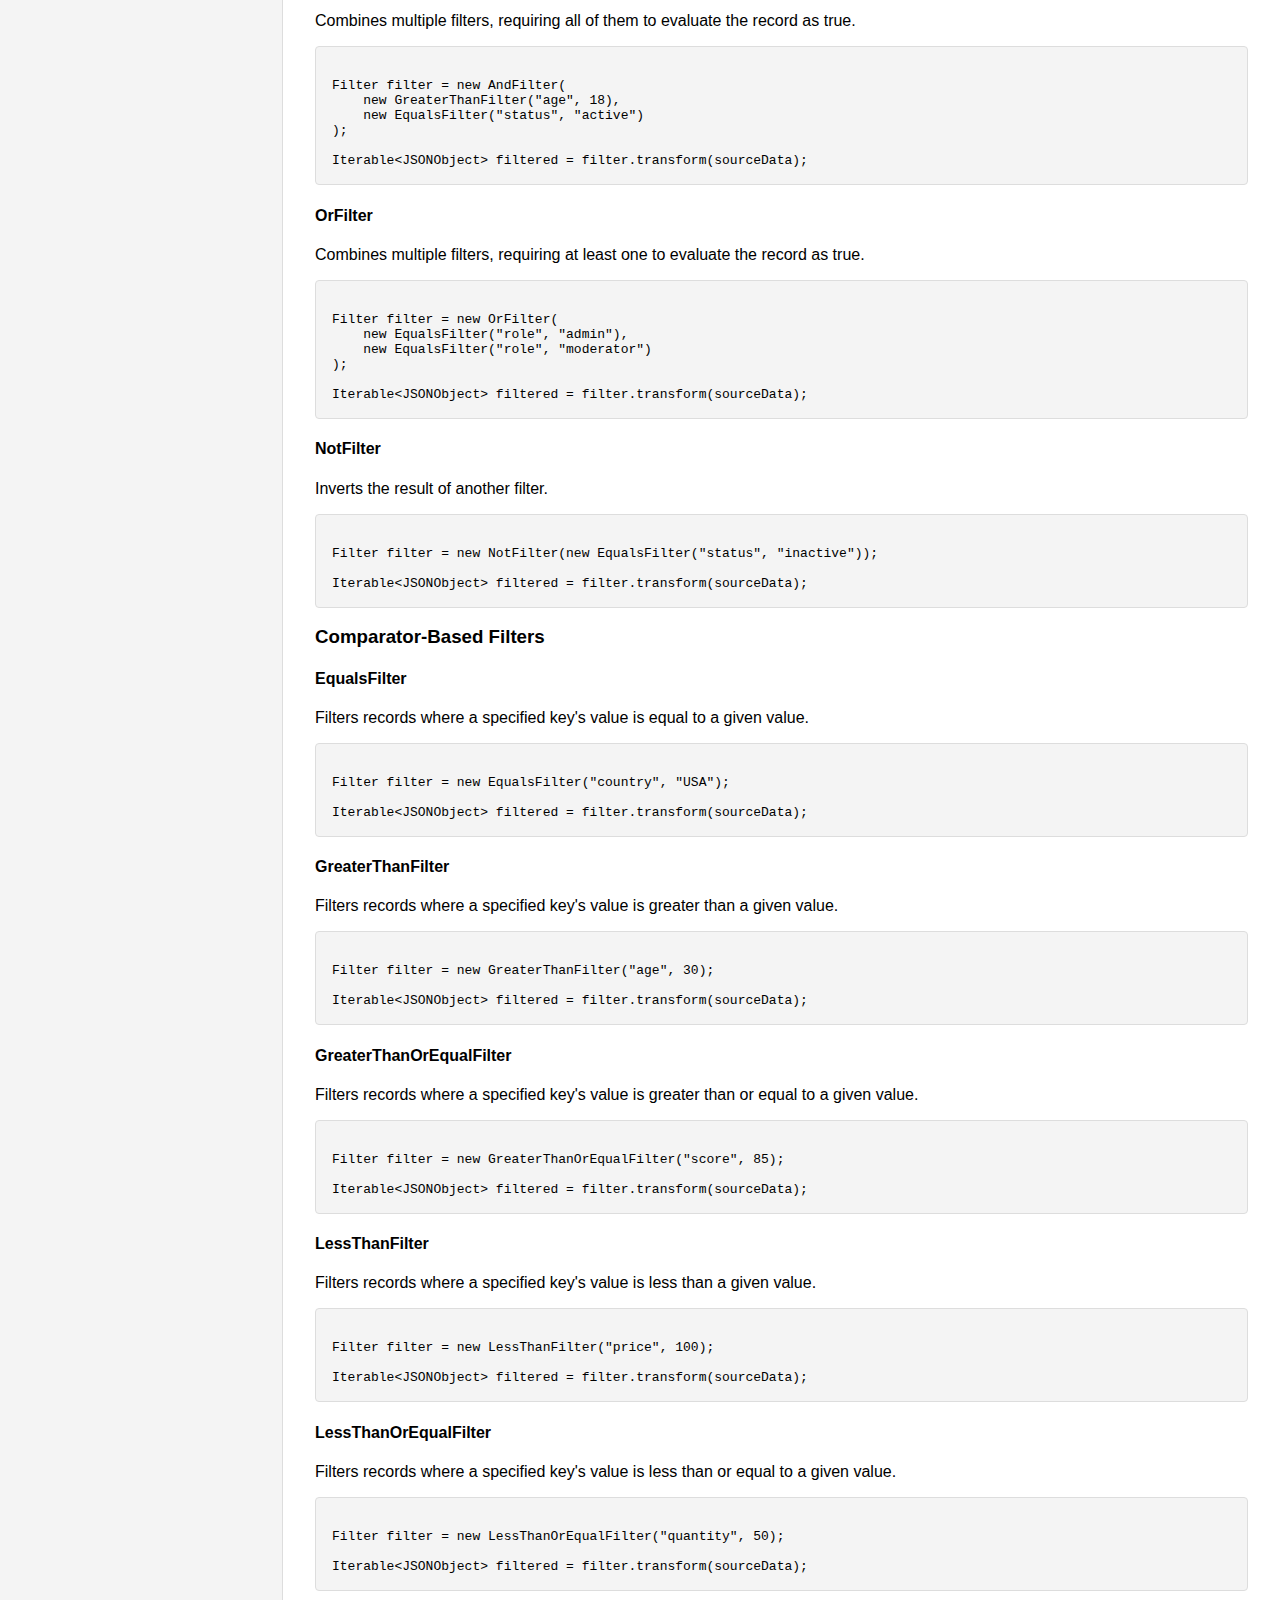
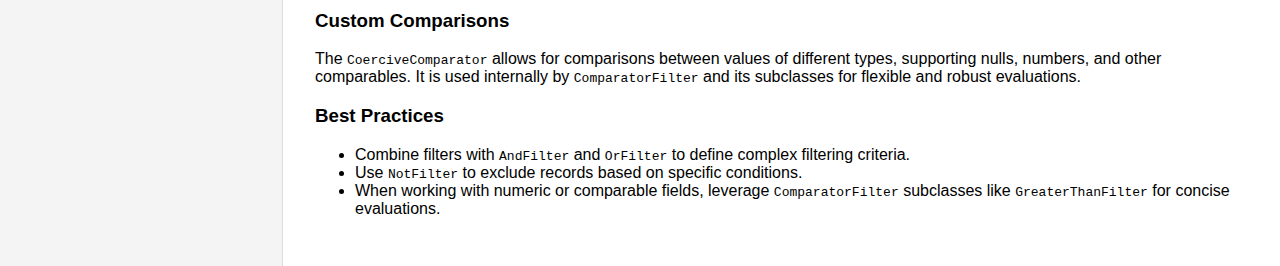
<file: filtering-data.html>
<!DOCTYPE html>
<html lang="en">
	<head>
		<meta charset="UTF-8" />
		<meta name="viewport" content="width=device-width, initial-scale=1.0" />
		<title>Filtering Data</title>
		<link href="/styles.css" rel="stylesheet" />
	</head>
	<body>
		<div style="display: flex; flex: 1">
			<aside>
				<h2>Contents</h2>
				<ul>
					<li>
						<a href="/topics/getting-started">
							<h3>Getting Started</h3>
						</a>
					</li>
					<li>
						<a href="/topics/file-formats.html">
							<h3>File Formats</h3>
						</a>
						<ul>
							<li>
								<a href="/topics/file-formats#JBIN"
									>JBIN (would link to the header/section)</a
								>
							</li>
						</ul>
					</li>
					<li>
						<a href="/topics/database-usage.html">
							<h3>Database Usage</h3>
						</a>
					</li>
					<li>
						<a href="/topics/transforming-data.html">
							<h3>Transforming Data</h3>
						</a>
					</li>
					<li>
						<a href="/topics/filtering-data.html">
							<h3>Filtering Data</h3>
						</a>
					</li>
					<li>
						<a href="/topics/Contact.html">
							<h3>Contact</h3>
						</a>
					</li>
				</ul>
			</aside>

			<!-- Main Content -->
			<main>
				<h2>Filters</h2>
				<p>
					Filters allow for advanced record filtering based on specified
					conditions. They can be combined logically, such as requiring all
					conditions to be met <code>(AND)</code>, only one <code>(OR)</code>,
					or negating conditions <code>(NOT)</code>. Comparisons are flexible,
					allowing for type coercion and handling nulls, enabling effective
					filtering of data streams.
				</p>

				<h3>Core Interfaces and Classes</h3>
				<ul>
					<li>
						<strong>Filter:</strong> The base interface for defining filters
						that evaluate each record in a collection and return only those that
						meet specified conditions.
					</li>
					<li>
						<strong>AndFilter:</strong> Combines multiple filters, requiring all
						to evaluate the record as true.
					</li>
					<li>
						<strong>OrFilter:</strong> Combines multiple filters, requiring at
						least one to evaluate the record as true.
					</li>
					<li>
						<strong>NotFilter:</strong> Inverts the result of another filter.
					</li>
					<li>
						<strong>ComparatorFilter:</strong> Abstract class for filters that
						use a coercive comparator to evaluate key-value conditions.
					</li>
					<li>
						<strong>EqualsFilter:</strong> Filters records where a specified
						key's value is equal to a given value.
					</li>
					<li>
						<strong>GreaterThanFilter:</strong> Filters records where a
						specified key's value is greater than a given value.
					</li>
					<li>
						<strong>GreaterThanOrEqualFilter:</strong> Filters records where a
						specified key's value is greater than or equal to a given value.
					</li>
					<li>
						<strong>LessThanFilter:</strong> Filters records where a specified
						key's value is less than a given value.
					</li>
					<li>
						<strong>LessThanOrEqualFilter:</strong> Filters records where a
						specified key's value is less than or equal to a given value.
					</li>
				</ul>

				<h3>Filter Interface</h3>
				<p>
					The <code>Filter</code> interface extends <code>Transformer</code>,
					allowing filters to work within transformation pipelines.
				</p>

				<h4>Key Methods</h4>
				<ul>
					<li>
						<code
							>Iterator&lt;JSONObject&gt; transform(Iterator&lt;JSONObject&gt;
							iterator):</code
						>
						Applies the filter condition to each record in the iterator,
						returning only those that pass the filter. This method is inherited
						from the <code>Transformer</code> interface.
					</li>
					<li>
						<code>boolean test(JSONObject record):</code> Tests if the given
						record meets the filter condition. If the record passes the
						condition, it returns <code>true</code>, otherwise
						<code>false</code>.
					</li>
				</ul>

				<pre><code>
// Custom Filter that checks if a field contains a specific substring
public class ContainsSubstringFilter implements Filter
{
    private String field;
    private String substring;

    // Constructor to initialize the field and substring to check for
    public ContainsSubstringFilter(String field, String substring)
    {
        this.field = field;
        this.substring = substring;
    }

    // Implementing the 'test' method from Filter interface
    @Override
    public boolean test(JSONObject record)
    {
        // Check if the field exists and is a string
        if (record.has(field) && record.get(field) instanceof String)
        {
            String value = record.getString(field);
            return value.contains(substring);
        }

        return false;
    }

    // Implementing the 'transform' method from Transformer interface
    @Override
    public Iterator&lt;JSONObject&gt; transform(Iterator&lt;JSONObject&gt; iterator)
    {
        return new Iterator&lt;JSONObject&gt;()
          {
            @Override
            public boolean hasNext()
            {
                while (iterator.hasNext())
                {
                    JSONObject next = iterator.next();
                    // Skip any records that don't pass the filter
                    if (test(next)) return true;
                }

                return false;
            }

            @Override
            public JSONObject next()
            {
                return iterator.next();
            }
        };
    }
}
          </code></pre>

				<h3>Logical Filters</h3>

				<h4>AndFilter</h4>
				<p>
					Combines multiple filters, requiring all of them to evaluate the
					record as true.
				</p>
				<pre><code>
Filter filter = new AndFilter(
    new GreaterThanFilter("age", 18),
    new EqualsFilter("status", "active")
);

Iterable&lt;JSONObject&gt; filtered = filter.transform(sourceData);
</code></pre>

				<h4>OrFilter</h4>
				<p>
					Combines multiple filters, requiring at least one to evaluate the
					record as true.
				</p>
				<pre><code>
Filter filter = new OrFilter(
    new EqualsFilter("role", "admin"),
    new EqualsFilter("role", "moderator")
);

Iterable&lt;JSONObject&gt; filtered = filter.transform(sourceData);
</code></pre>

				<h4>NotFilter</h4>
				<p>Inverts the result of another filter.</p>
				<pre><code>
Filter filter = new NotFilter(new EqualsFilter("status", "inactive"));

Iterable&lt;JSONObject&gt; filtered = filter.transform(sourceData);
</code></pre>
				<h3>Comparator-Based Filters</h3>

				<h4>EqualsFilter</h4>
				<p>
					Filters records where a specified key's value is equal to a given
					value.
				</p>
				<pre><code>
Filter filter = new EqualsFilter("country", "USA");

Iterable&lt;JSONObject&gt; filtered = filter.transform(sourceData);
</code></pre>

				<h4>GreaterThanFilter</h4>
				<p>
					Filters records where a specified key's value is greater than a given
					value.
				</p>
				<pre><code>
Filter filter = new GreaterThanFilter("age", 30);

Iterable&lt;JSONObject&gt; filtered = filter.transform(sourceData);
</code></pre>

				<h4>GreaterThanOrEqualFilter</h4>
				<p>
					Filters records where a specified key's value is greater than or equal
					to a given value.
				</p>
				<pre><code>
Filter filter = new GreaterThanOrEqualFilter("score", 85);

Iterable&lt;JSONObject&gt; filtered = filter.transform(sourceData);
</code></pre>

				<h4>LessThanFilter</h4>
				<p>
					Filters records where a specified key's value is less than a given
					value.
				</p>
				<pre><code>
Filter filter = new LessThanFilter("price", 100);

Iterable&lt;JSONObject&gt; filtered = filter.transform(sourceData);
</code></pre>

				<h4>LessThanOrEqualFilter</h4>
				<p>
					Filters records where a specified key's value is less than or equal to
					a given value.
				</p>
				<pre><code>
Filter filter = new LessThanOrEqualFilter("quantity", 50);

Iterable&lt;JSONObject&gt; filtered = filter.transform(sourceData);
</code></pre>
				<h3>Custom Comparisons</h3>
				<p>
					The <code>CoerciveComparator</code> allows for comparisons between
					values of different types, supporting nulls, numbers, and other
					comparables. It is used internally by
					<code>ComparatorFilter</code> and its subclasses for flexible and
					robust evaluations.
				</p>

				<h3>Best Practices</h3>
				<ul>
					<li>
						Combine filters with <code>AndFilter</code> and
						<code>OrFilter</code> to define complex filtering criteria.
					</li>
					<li>
						Use <code>NotFilter</code> to exclude records based on specific
						conditions.
					</li>
					<li>
						When working with numeric or comparable fields, leverage
						<code>ComparatorFilter</code> subclasses like
						<code>GreaterThanFilter</code> for concise evaluations.
					</li>
				</ul>
			</main>
		</div>
	</body>
</html>
</file>
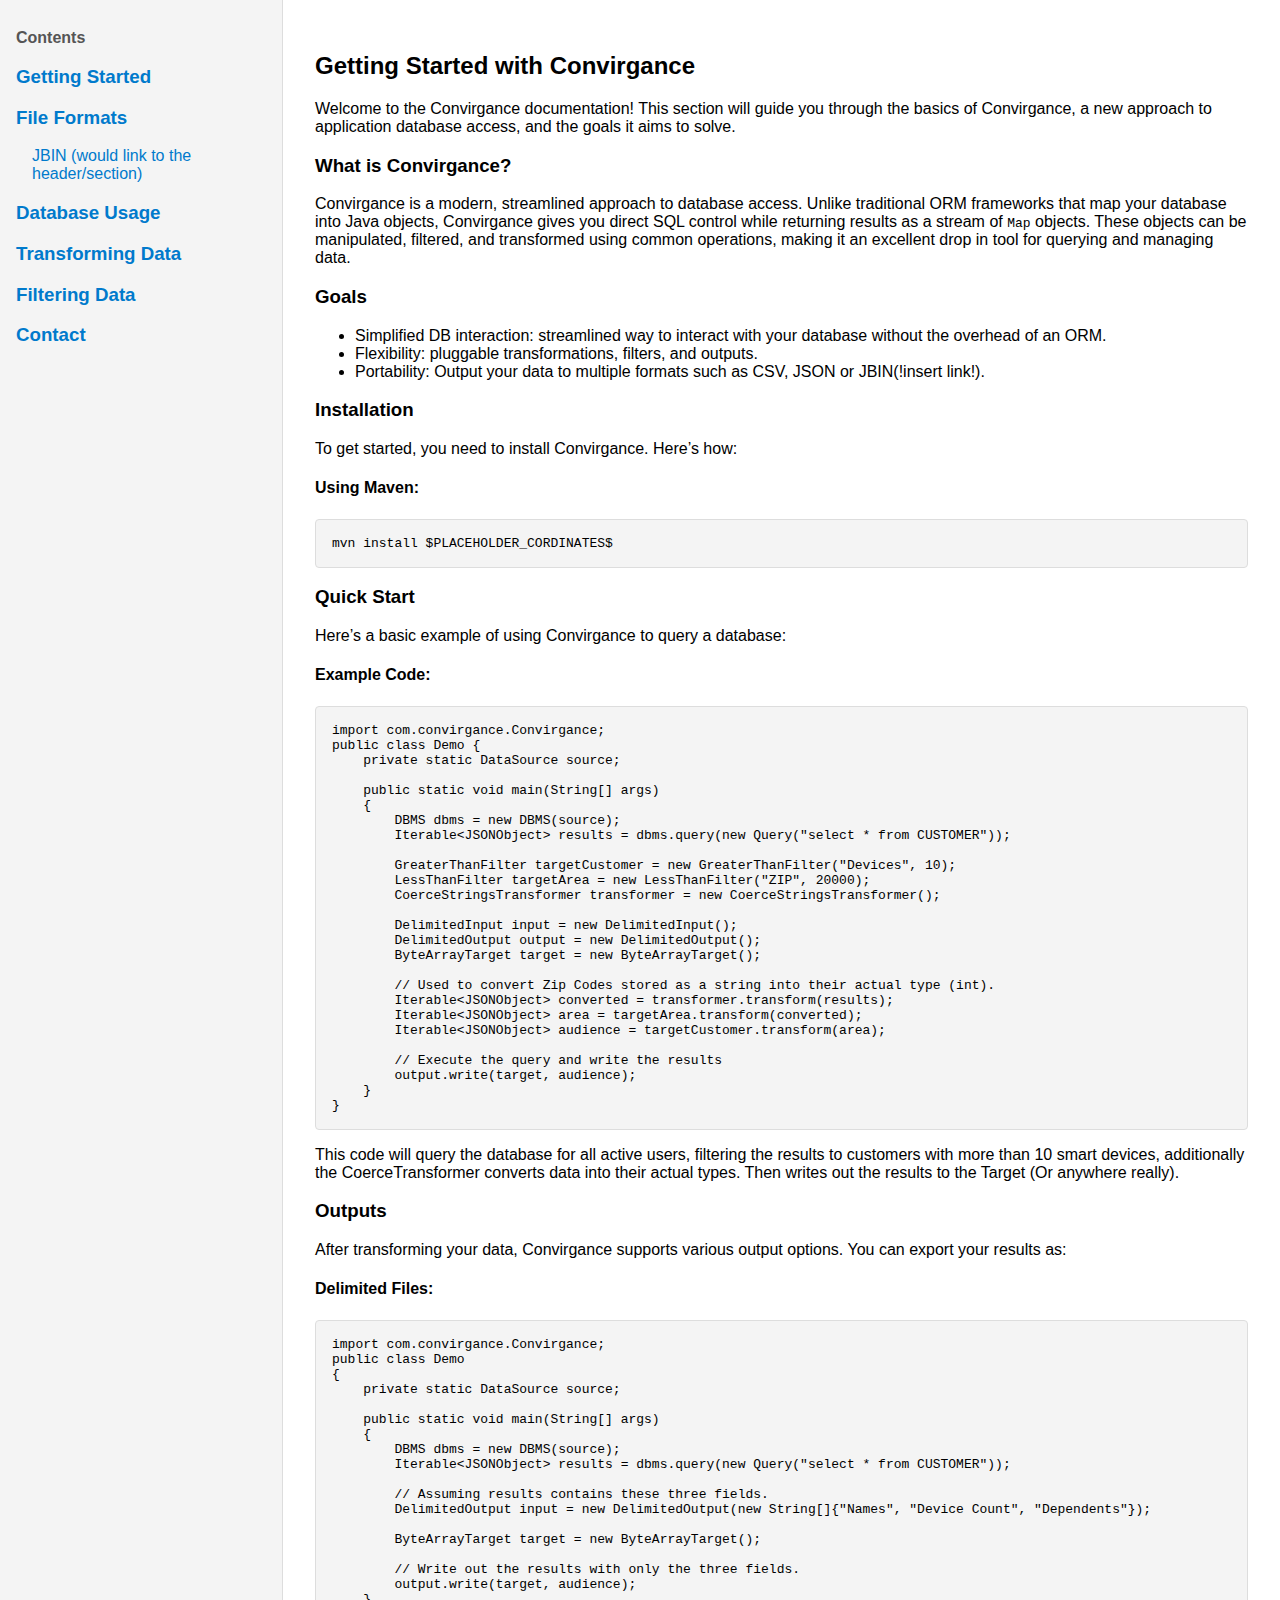
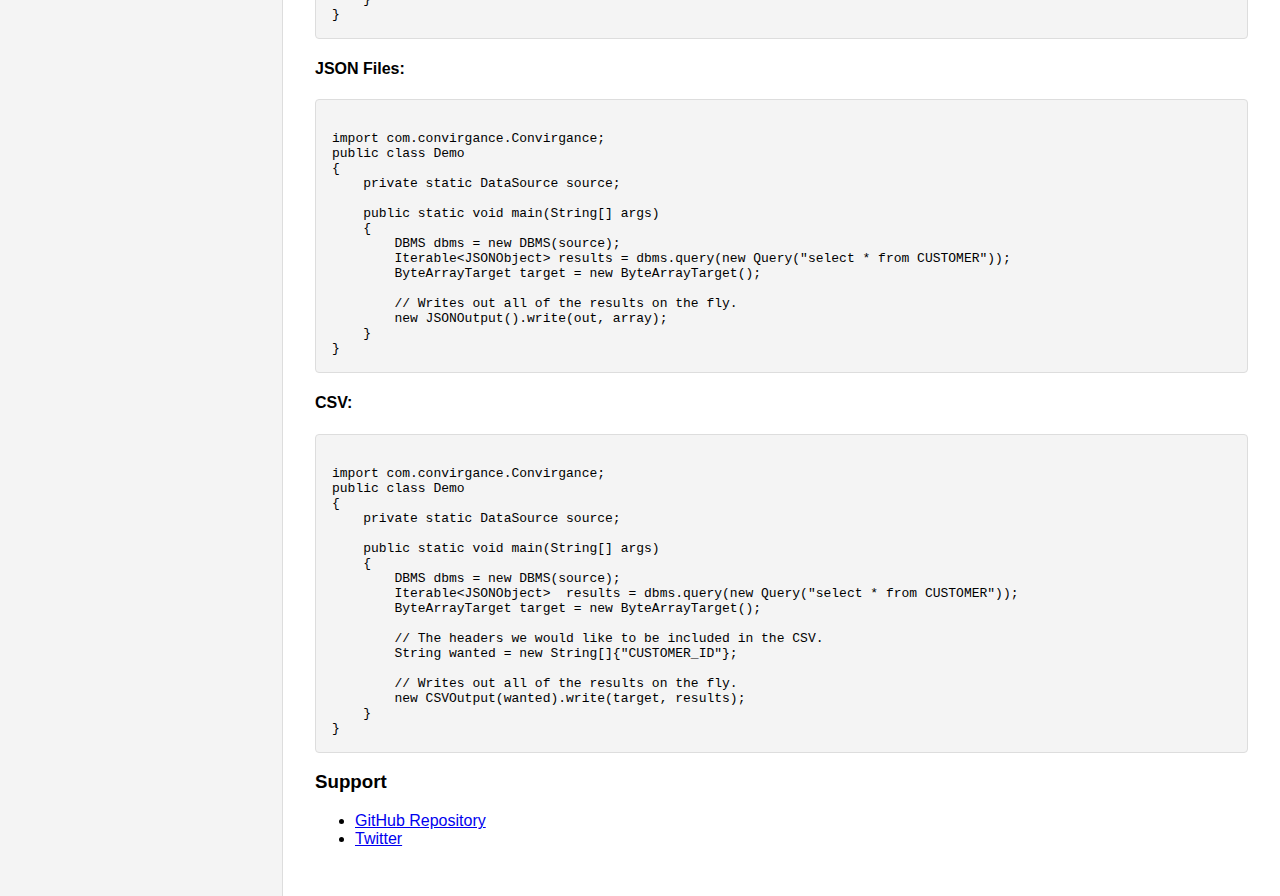
<file: getting-started.html>
<!DOCTYPE html>
<html lang="en">
	<head>
		<meta charset="UTF-8" />
		<meta name="viewport" content="width=device-width, initial-scale=1.0" />
		<title>Documentation</title>
		<link href="/styles.css" rel="stylesheet" />
	</head>
	<body>
		<div style="display: flex; flex: 1">
			<aside>
				<h2>Contents</h2>
				<ul>
					<li>
						<a href="./getting-started">
							<h3>Getting Started</h3>
						</a>
					</li>
					<li>
						<a href="./file-formats.html">
							<h3>File Formats</h3>
						</a>
						<ul>
							<li>
								<a href="./file-formats#JBIN"
									>JBIN (would link to the header/section)</a
								>
							</li>
						</ul>
					</li>
					<li>
						<a href="./database-usage.html">
							<h3>Database Usage</h3>
						</a>
					</li>
					<li>
						<a href="./transforming-data.html">
							<h3>Transforming Data</h3>
						</a>
					</li>
					<li>
						<a href="./filtering-data.html">
							<h3>Filtering Data</h3>
						</a>
					</li>
					<li>
						<a href="./Contact.html">
							<h3>Contact</h3>
						</a>
					</li>
				</ul>
			</aside>

			<!-- Main Content -->
			<main>
				<section id="getting-started" class="mb-12">
					<h2>Getting Started with Convirgance</h2>
					<p>
						Welcome to the Convirgance documentation! This section will guide
						you through the basics of Convirgance, a new approach to application
						database access, and the goals it aims to solve.
					</p>
				</section>

				<section id="what-is-convirgance" class="mb-12">
					<h3>What is Convirgance?</h3>
					<p>
						Convirgance is a modern, streamlined approach to database access.
						Unlike traditional ORM frameworks that map your database into Java
						objects, Convirgance gives you direct SQL control while returning
						results as a stream of <code>Map</code> objects. These objects can
						be manipulated, filtered, and transformed using common operations,
						making it an excellent drop in tool for querying and managing data.
					</p>
				</section>
				<section id="goals" class="mb-12">
					<h3>Goals</h3>
					<ul>
						<li>
							Simplified DB interaction: streamlined way to interact with your
							database without the overhead of an ORM.
						</li>

						<li>
							Flexibility: pluggable transformations, filters, and outputs.
						</li>

						<li>
							Portability: Output your data to multiple formats such as CSV,
							JSON or JBIN(!insert link!).
						</li>
					</ul>
				</section>

				<section id="installation" class="mb-12">
					<h3>Installation</h3>
					<p>To get started, you need to install Convirgance. Here’s how:</p>
					<h4>Using Maven:</h4>
					<pre><code>mvn install $PLACEHOLDER_CORDINATES$</code></pre>
				</section>

				<section id="quick-start" class="mb-12">
					<h3>Quick Start</h3>
					<p>
						Here’s a basic example of using Convirgance to query a database:
					</p>

					<h4>Example Code:</h4>
					<pre>
<code>import com.convirgance.Convirgance;
public class Demo {
    private static DataSource source;

    public static void main(String[] args)
    {
        DBMS dbms = new DBMS(source);
        Iterable&lt;JSONObject&gt; results = dbms.query(new Query("select * from CUSTOMER"));

        GreaterThanFilter targetCustomer = new GreaterThanFilter("Devices", 10);
        LessThanFilter targetArea = new LessThanFilter("ZIP", 20000);
        CoerceStringsTransformer transformer = new CoerceStringsTransformer();

        DelimitedInput input = new DelimitedInput();
        DelimitedOutput output = new DelimitedOutput();
        ByteArrayTarget target = new ByteArrayTarget();

        // Used to convert Zip Codes stored as a string into their actual type (int).
        Iterable&lt;JSONObject&gt; converted = transformer.transform(results);
        Iterable&lt;JSONObject&gt; area = targetArea.transform(converted);
        Iterable&lt;JSONObject&gt; audience = targetCustomer.transform(area);

        // Execute the query and write the results
        output.write(target, audience);
    }
}</code>
</pre>

					<p>
						This code will query the database for all active users, filtering
						the results to customers with more than 10 smart devices,
						additionally the CoerceTransformer converts data into their actual
						types. Then writes out the results to the Target (Or anywhere
						really).
					</p>
				</section>

				<section id="outputs" class="mb-12">
					<h3>Outputs</h3>
					<p>
						After transforming your data, Convirgance supports various output
						options. You can export your results as:
					</p>

					<h4>Delimited Files:</h4>
					<pre><code>import com.convirgance.Convirgance;
public class Demo
{
    private static DataSource source;

    public static void main(String[] args)
    {
        DBMS dbms = new DBMS(source);
        Iterable&lt;JSONObject&gt; results = dbms.query(new Query("select * from CUSTOMER"));

        // Assuming results contains these three fields.
        DelimitedOutput input = new DelimitedOutput(new String[]{"Names", "Device Count", "Dependents"});

        ByteArrayTarget target = new ByteArrayTarget();

        // Write out the results with only the three fields.
        output.write(target, audience);
    }
}</code></pre>

					<h4>JSON Files:</h4>
					<pre><code>
import com.convirgance.Convirgance;
public class Demo
{
    private static DataSource source;

    public static void main(String[] args)
    {
        DBMS dbms = new DBMS(source);
        Iterable&lt;JSONObject&gt; results = dbms.query(new Query("select * from CUSTOMER"));
        ByteArrayTarget target = new ByteArrayTarget();

        // Writes out all of the results on the fly.
        new JSONOutput().write(out, array);
    }
}
</code></pre>

					<h4>CSV:</h4>
					<pre><code>
import com.convirgance.Convirgance;
public class Demo
{
    private static DataSource source;

    public static void main(String[] args)
    {
        DBMS dbms = new DBMS(source);
        Iterable&lt;JSONObject&gt;  results = dbms.query(new Query("select * from CUSTOMER"));
        ByteArrayTarget target = new ByteArrayTarget();

        // The headers we would like to be included in the CSV.
        String wanted = new String[]{"CUSTOMER_ID"};

        // Writes out all of the results on the fly.
        new CSVOutput(wanted).write(target, results);
    }
}
</code></pre>
				</section>

				<section id="community" class="mb-12">
					<h3>Support</h3>

					<ul>
						<li>
							<a href="https://github.com/">GitHub Repository</a>
						</li>

						<li>
							<a href="https://X.com/">Twitter</a>
						</li>
					</ul>
				</section>
			</main>
		</div>
	</body>
</html>
</file>
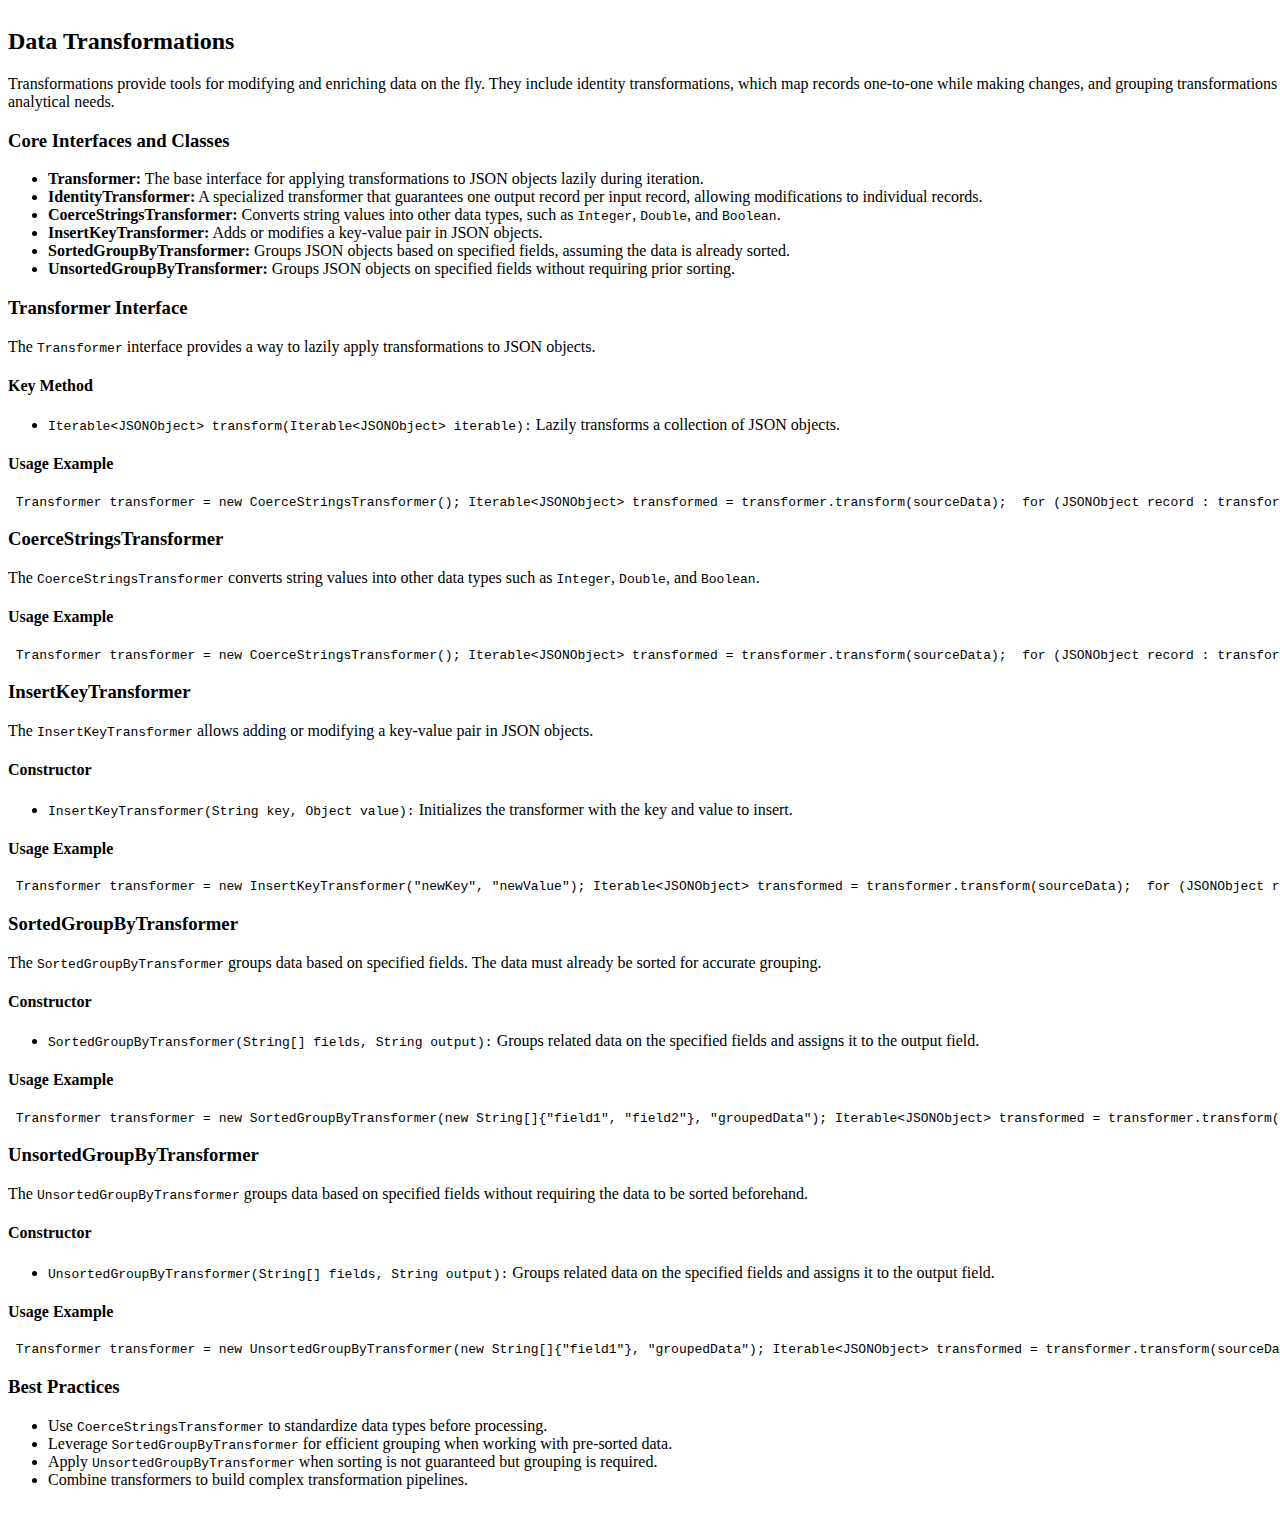
<file: transforming-data.html>
<!DOCTYPE html> <html lang="en"> 	 	<body> 		<div style="display: flex; flex: 1"> 			  			<!-- Main Content --> 			<main> 				<h2>Data Transformations</h2> 				<p> 					Transformations provide tools for modifying and enriching data on the 					fly. They include identity transformations, which map records 					one-to-one while making changes, and grouping transformations for 					aggregating data. These tools ensure that raw data can be cleaned, 					formatted, and grouped to meet analytical needs. 				</p>  				<h3>Core Interfaces and Classes</h3> 				<ul> 					<li> 						<strong>Transformer:</strong> The base interface for applying 						transformations to JSON objects lazily during iteration. 					</li> 					<li> 						<strong>IdentityTransformer:</strong> A specialized transformer that 						guarantees one output record per input record, allowing 						modifications to individual records. 					</li> 					<li> 						<strong>CoerceStringsTransformer:</strong> Converts string values 						into other data types, such as <code>Integer</code>, 						<code>Double</code>, and <code>Boolean</code>. 					</li> 					<li> 						<strong>InsertKeyTransformer:</strong> Adds or modifies a key-value 						pair in JSON objects. 					</li> 					<li> 						<strong>SortedGroupByTransformer:</strong> Groups JSON objects based 						on specified fields, assuming the data is already sorted. 					</li> 					<li> 						<strong>UnsortedGroupByTransformer:</strong> Groups JSON objects on 						specified fields without requiring prior sorting. 					</li> 				</ul>  				<h3>Transformer Interface</h3> 				<p> 					The <code>Transformer</code> interface provides a way to lazily apply 					transformations to JSON objects. 				</p>  				<h4>Key Method</h4> 				<ul> 					<li> 						<code 							>Iterable&lt;JSONObject&gt; transform(Iterable&lt;JSONObject&gt; 							iterable):</code 						> 						Lazily transforms a collection of JSON objects. 					</li> 				</ul>  				<h4>Usage Example</h4> 				<pre><code> Transformer transformer = new CoerceStringsTransformer(); Iterable&lt;JSONObject&gt; transformed = transformer.transform(sourceData);  for (JSONObject record : transformed) {     System.out.println(record); } </code></pre> 				<h3>CoerceStringsTransformer</h3> 				<p> 					The <code>CoerceStringsTransformer</code> converts string values into 					other data types such as <code>Integer</code>, <code>Double</code>, 					and <code>Boolean</code>. 				</p>  				<h4>Usage Example</h4> 				<pre><code> Transformer transformer = new CoerceStringsTransformer(); Iterable&lt;JSONObject&gt; transformed = transformer.transform(sourceData);  for (JSONObject record : transformed) {     System.out.println(record); } </code></pre> 				<h3>InsertKeyTransformer</h3> 				<p> 					The <code>InsertKeyTransformer</code> allows adding or modifying a 					key-value pair in JSON objects. 				</p>  				<h4>Constructor</h4> 				<ul> 					<li> 						<code>InsertKeyTransformer(String key, Object value):</code> 						Initializes the transformer with the key and value to insert. 					</li> 				</ul>  				<h4>Usage Example</h4> 				<pre><code> Transformer transformer = new InsertKeyTransformer("newKey", "newValue"); Iterable&lt;JSONObject&gt; transformed = transformer.transform(sourceData);  for (JSONObject record : transformed) {     System.out.println(record); } </code></pre> 				<h3>SortedGroupByTransformer</h3> 				<p> 					The <code>SortedGroupByTransformer</code> groups data based on 					specified fields. The data must already be sorted for accurate 					grouping. 				</p>  				<h4>Constructor</h4> 				<ul> 					<li> 						<code 							>SortedGroupByTransformer(String[] fields, String output):</code 						> 						Groups related data on the specified fields and assigns it to the 						output field. 					</li> 				</ul>  				<h4>Usage Example</h4> 				<pre><code> Transformer transformer = new SortedGroupByTransformer(new String[]{"field1", "field2"}, "groupedData"); Iterable&lt;JSONObject&gt; transformed = transformer.transform(sourceData);  for (JSONObject record : transformed) {     System.out.println(record); } </code></pre> 				<h3>UnsortedGroupByTransformer</h3> 				<p> 					The <code>UnsortedGroupByTransformer</code> groups data based on 					specified fields without requiring the data to be sorted beforehand. 				</p>  				<h4>Constructor</h4> 				<ul> 					<li> 						<code 							>UnsortedGroupByTransformer(String[] fields, String output):</code 						> 						Groups related data on the specified fields and assigns it to the 						output field. 					</li> 				</ul>  				<h4>Usage Example</h4> 				<pre><code> Transformer transformer = new UnsortedGroupByTransformer(new String[]{"field1"}, "groupedData"); Iterable&lt;JSONObject&gt; transformed = transformer.transform(sourceData);  for (JSONObject record : transformed) {     System.out.println(record); } </code></pre> 				<h3>Best Practices</h3> 				<ul> 					<li> 						Use <code>CoerceStringsTransformer</code> to standardize data types 						before processing. 					</li> 					<li> 						Leverage <code>SortedGroupByTransformer</code> for efficient 						grouping when working with pre-sorted data. 					</li> 					<li> 						Apply <code>UnsortedGroupByTransformer</code> when sorting is not 						guaranteed but grouping is required. 					</li> 					<li> 						Combine transformers to build complex transformation pipelines. 					</li> 				</ul> 			</main> 		</div> 	</body> </html>
</file>
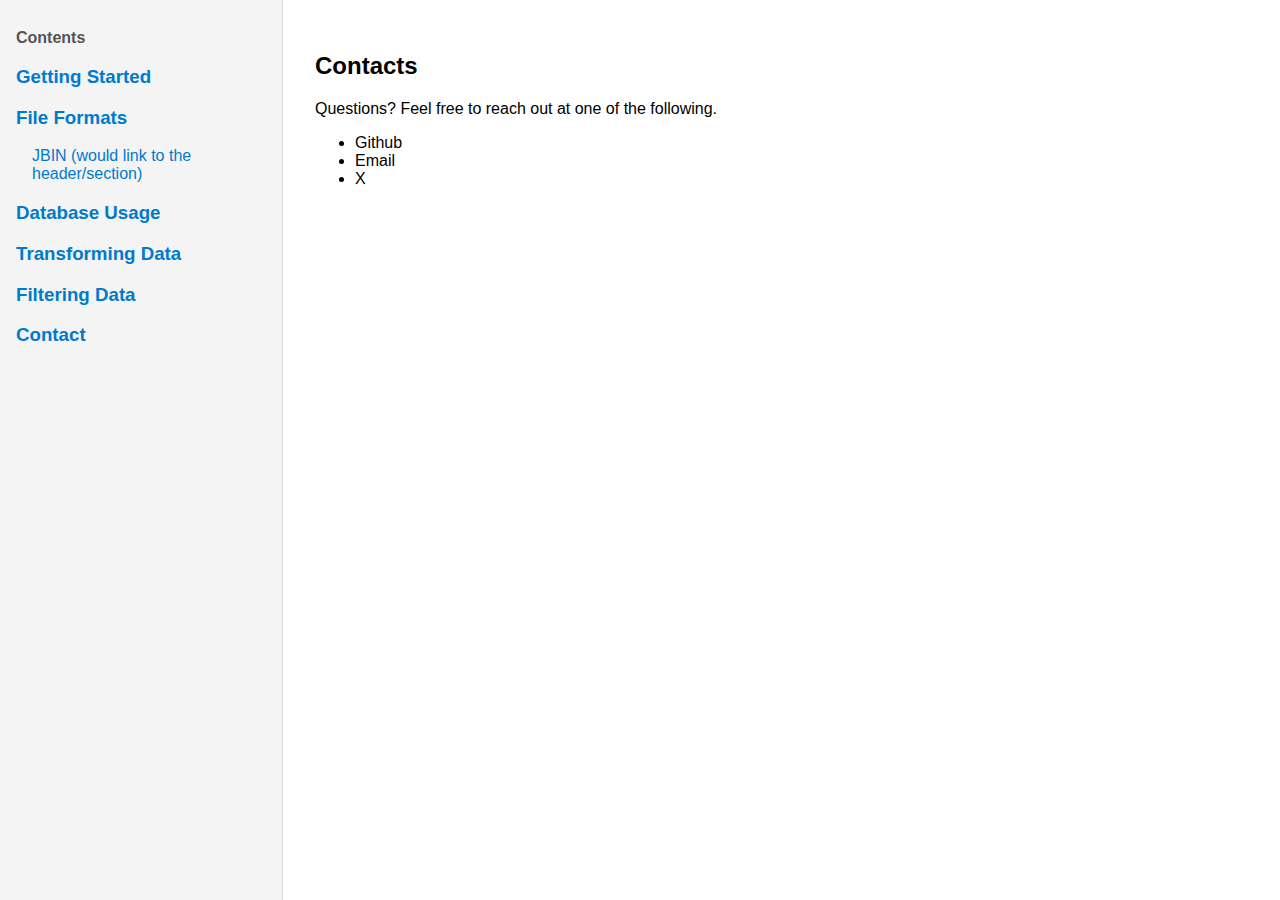
<file: topics/contact.html>
<!DOCTYPE html>
<html lang="en">
	<head>
		<meta charset="UTF-8" />
		<meta name="viewport" content="width=device-width, initial-scale=1.0" />
		<title>Documentation</title>
		<link href="/styles.css" rel="stylesheet" />
	</head>
	<body>
		<div style="display: flex; flex: 1">
			<aside>
				<h2>Contents</h2>
				<ul>
					<li>
						<a href="/topics/getting-started">
							<h3>Getting Started</h3>
						</a>
					</li>
					<li>
						<a href="/topics/file-formats.html">
							<h3>File Formats</h3>
						</a>
						<ul>
							<li>
								<a href="/topics/file-formats#JBIN"
									>JBIN (would link to the header/section)</a
								>
							</li>
						</ul>
					</li>
					<li>
						<a href="/topics/database-usage.html">
							<h3>Database Usage</h3>
						</a>
					</li>
					<li>
						<a href="/topics/transforming-data.html">
							<h3>Transforming Data</h3>
						</a>
					</li>
					<li>
						<a href="/topics/filtering-data.html">
							<h3>Filtering Data</h3>
						</a>
					</li>
					<li>
						<a href="/topics/Contact.html">
							<h3>Contact</h3>
						</a>
					</li>
				</ul>
			</aside>
			<!-- Main Content -->
			<main>
				<h2>Contacts</h2>
				<span>Questions? Feel free to reach out at one of the following.</span>
				<ul>
					<li>Github</li>
					<li>Email</li>
					<li>X</li>
				</ul>
			</main>
		</div>
	</body>
</html>
</file>
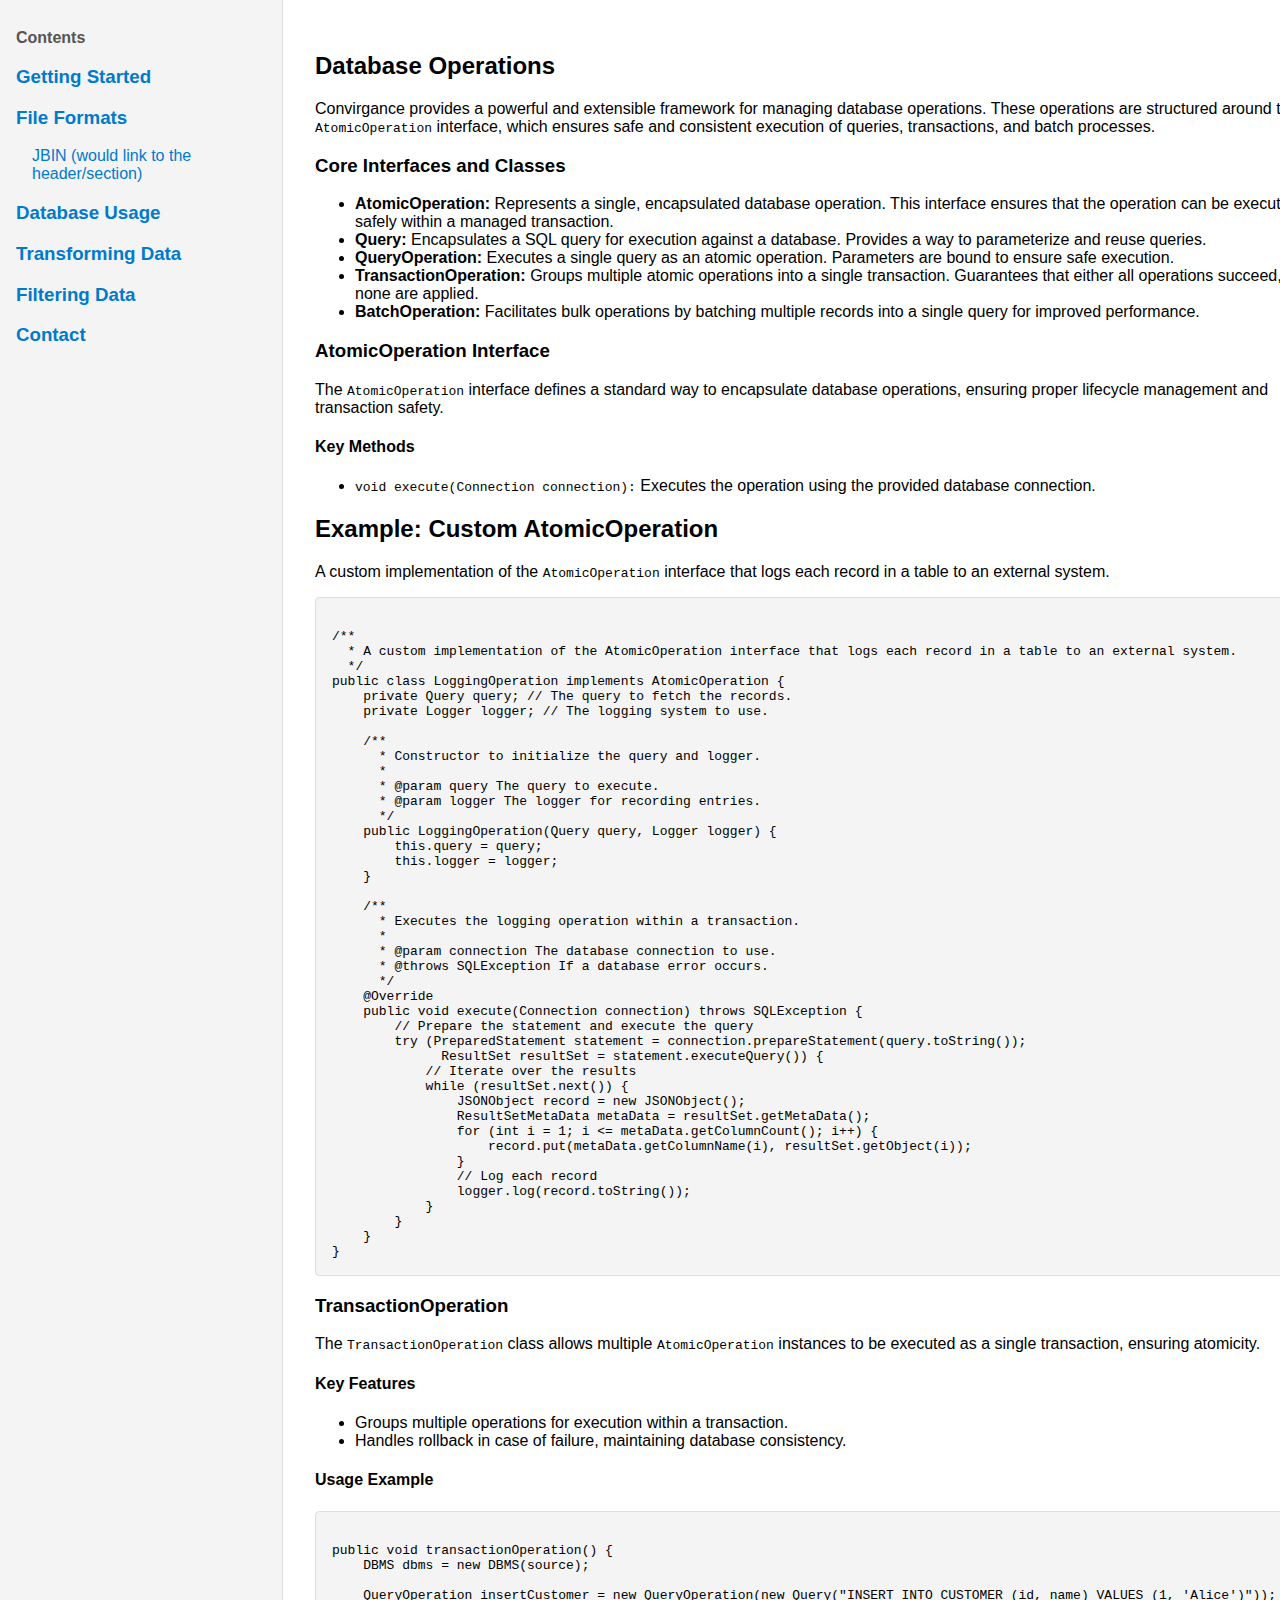
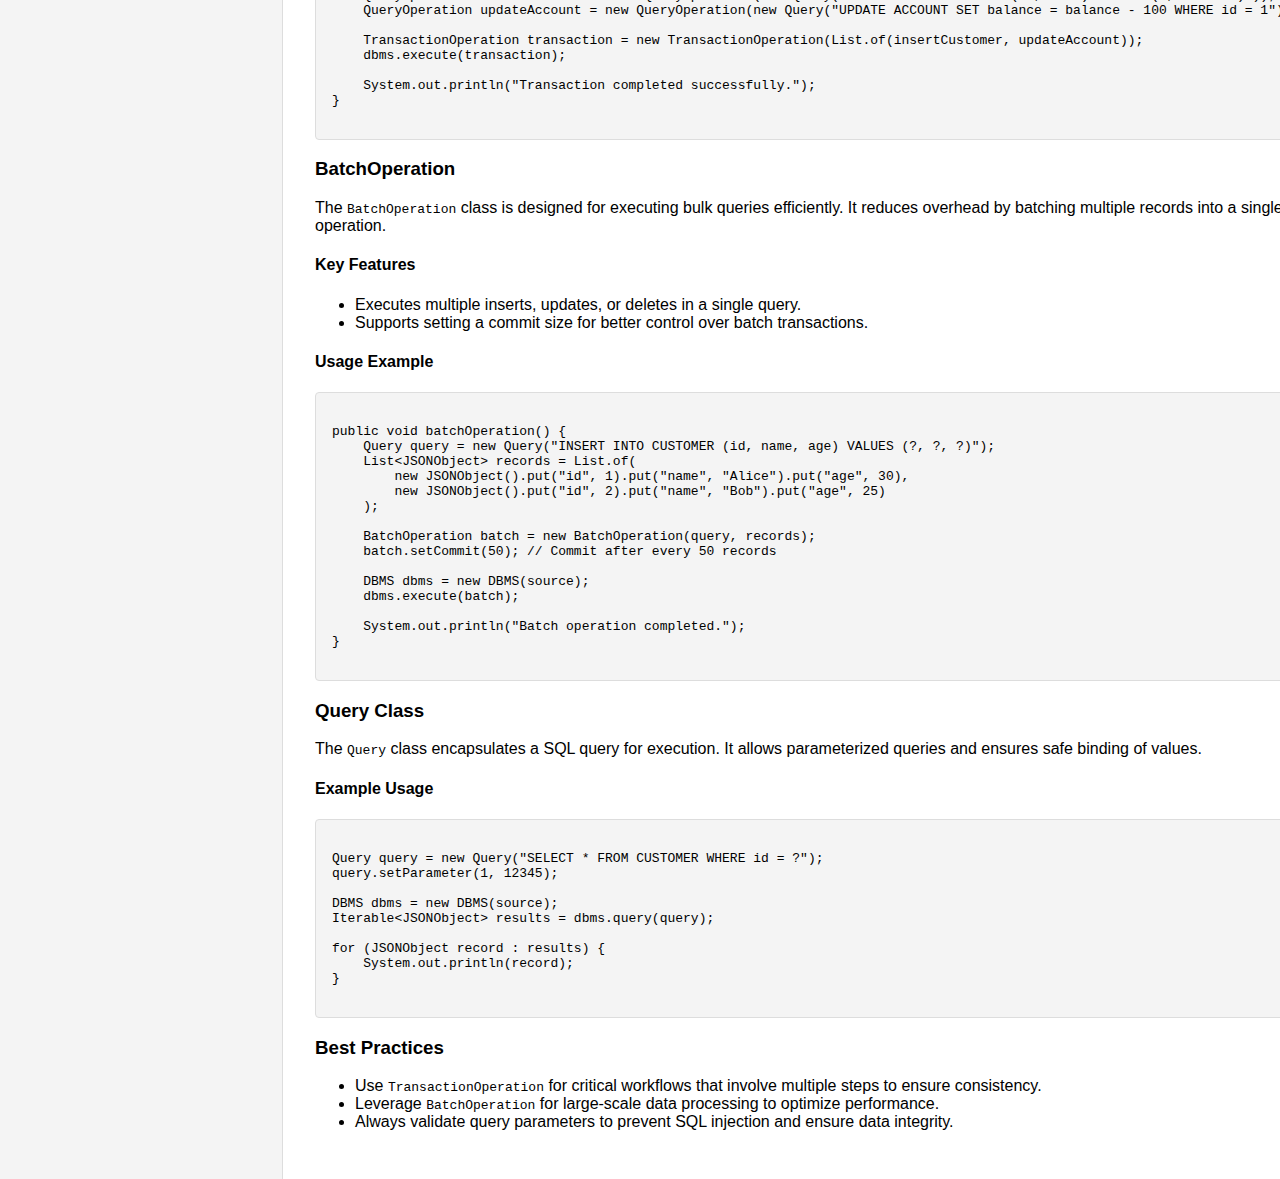
<file: topics/database-usage.html>
<!DOCTYPE html>
<html lang="en">
	<head>
		<meta charset="UTF-8" />
		<meta name="viewport" content="width=device-width, initial-scale=1.0" />
		<title>Documentation</title>
		<link href="/styles.css" rel="stylesheet" />
	</head>
	<body>
		<div style="display: flex; flex: 1">
			<aside>
				<h2>Contents</h2>
				<ul>
					<li>
						<a href="/topics/getting-started">
							<h3>Getting Started</h3>
						</a>
					</li>
					<li>
						<a href="/topics/file-formats.html">
							<h3>File Formats</h3>
						</a>
						<ul>
							<li>
								<a href="/topics/file-formats#JBIN"
									>JBIN (would link to the header/section)</a
								>
							</li>
						</ul>
					</li>
					<li>
						<a href="/topics/database-usage.html">
							<h3>Database Usage</h3>
						</a>
					</li>
					<li>
						<a href="/topics/transforming-data.html">
							<h3>Transforming Data</h3>
						</a>
					</li>
					<li>
						<a href="/topics/filtering-data.html">
							<h3>Filtering Data</h3>
						</a>
					</li>
					<li>
						<a href="/topics/Contact.html">
							<h3>Contact</h3>
						</a>
					</li>
				</ul>
			</aside>

			<!-- Main Content -->
			<main>
				<h2>Database Operations</h2>
				<p>
					Convirgance provides a powerful and extensible framework for managing
					database operations. These operations are structured around the
					<code>AtomicOperation</code> interface, which ensures safe and
					consistent execution of queries, transactions, and batch processes.
				</p>

				<h3>Core Interfaces and Classes</h3>
				<ul>
					<li>
						<strong>AtomicOperation:</strong> Represents a single, encapsulated
						database operation. This interface ensures that the operation can be
						executed safely within a managed transaction.
					</li>
					<li>
						<strong>Query:</strong> Encapsulates a SQL query for execution
						against a database. Provides a way to parameterize and reuse
						queries.
					</li>
					<li>
						<strong>QueryOperation:</strong> Executes a single query as an
						atomic operation. Parameters are bound to ensure safe execution.
					</li>
					<li>
						<strong>TransactionOperation:</strong> Groups multiple atomic
						operations into a single transaction. Guarantees that either all
						operations succeed, or none are applied.
					</li>
					<li>
						<strong>BatchOperation:</strong> Facilitates bulk operations by
						batching multiple records into a single query for improved
						performance.
					</li>
				</ul>

				<h3>AtomicOperation Interface</h3>
				<p>
					The <code>AtomicOperation</code> interface defines a standard way to
					encapsulate database operations, ensuring proper lifecycle management
					and transaction safety.
				</p>

				<h4>Key Methods</h4>
				<ul>
					<li>
						<code>void execute(Connection connection):</code> Executes the
						operation using the provided database connection.
					</li>
				</ul>

				<h2>Example: Custom AtomicOperation</h2>
				<p>
					A custom implementation of the <code>AtomicOperation</code> interface
					that logs each record in a table to an external system.
				</p>

				<pre><code class="language-java">
/**
  * A custom implementation of the AtomicOperation interface that logs each record in a table to an external system.
  */
public class LoggingOperation implements AtomicOperation {
    private Query query; // The query to fetch the records.
    private Logger logger; // The logging system to use.

    /**
      * Constructor to initialize the query and logger.
      *
      * @param query The query to execute.
      * @param logger The logger for recording entries.
      */
    public LoggingOperation(Query query, Logger logger) {
        this.query = query;
        this.logger = logger;
    }

    /**
      * Executes the logging operation within a transaction.
      *
      * @param connection The database connection to use.
      * @throws SQLException If a database error occurs.
      */
    @Override
    public void execute(Connection connection) throws SQLException {
        // Prepare the statement and execute the query
        try (PreparedStatement statement = connection.prepareStatement(query.toString());
              ResultSet resultSet = statement.executeQuery()) {
            // Iterate over the results
            while (resultSet.next()) {
                JSONObject record = new JSONObject();
                ResultSetMetaData metaData = resultSet.getMetaData();
                for (int i = 1; i <= metaData.getColumnCount(); i++) {
                    record.put(metaData.getColumnName(i), resultSet.getObject(i));
                }
                // Log each record
                logger.log(record.toString());
            }
        }
    }
}
</code></pre>

				<h3>TransactionOperation</h3>
				<p>
					The <code>TransactionOperation</code> class allows multiple
					<code>AtomicOperation</code> instances to be executed as a single
					transaction, ensuring atomicity.
				</p>

				<h4>Key Features</h4>
				<ul>
					<li>
						Groups multiple operations for execution within a transaction.
					</li>
					<li>
						Handles rollback in case of failure, maintaining database
						consistency.
					</li>
				</ul>

				<h4>Usage Example</h4>
				<pre><code>
public void transactionOperation() {
    DBMS dbms = new DBMS(source);

    QueryOperation insertCustomer = new QueryOperation(new Query("INSERT INTO CUSTOMER (id, name) VALUES (1, 'Alice')"));
    QueryOperation updateAccount = new QueryOperation(new Query("UPDATE ACCOUNT SET balance = balance - 100 WHERE id = 1"));

    TransactionOperation transaction = new TransactionOperation(List.of(insertCustomer, updateAccount));
    dbms.execute(transaction);

    System.out.println("Transaction completed successfully.");
}
        </code></pre>

				<h3>BatchOperation</h3>
				<p>
					The <code>BatchOperation</code> class is designed for executing bulk
					queries efficiently. It reduces overhead by batching multiple records
					into a single operation.
				</p>

				<h4>Key Features</h4>
				<ul>
					<li>
						Executes multiple inserts, updates, or deletes in a single query.
					</li>
					<li>
						Supports setting a commit size for better control over batch
						transactions.
					</li>
				</ul>

				<h4>Usage Example</h4>
				<pre><code>
public void batchOperation() {
    Query query = new Query("INSERT INTO CUSTOMER (id, name, age) VALUES (?, ?, ?)");
    List&lt;JSONObject&gt; records = List.of(
        new JSONObject().put("id", 1).put("name", "Alice").put("age", 30),
        new JSONObject().put("id", 2).put("name", "Bob").put("age", 25)
    );

    BatchOperation batch = new BatchOperation(query, records);
    batch.setCommit(50); // Commit after every 50 records

    DBMS dbms = new DBMS(source);
    dbms.execute(batch);

    System.out.println("Batch operation completed.");
}
        </code></pre>

				<h3>Query Class</h3>
				<p>
					The <code>Query</code> class encapsulates a SQL query for execution.
					It allows parameterized queries and ensures safe binding of values.
				</p>

				<h4>Example Usage</h4>
				<pre><code>
Query query = new Query("SELECT * FROM CUSTOMER WHERE id = ?");
query.setParameter(1, 12345);

DBMS dbms = new DBMS(source);
Iterable&lt;JSONObject&gt; results = dbms.query(query);

for (JSONObject record : results) {
    System.out.println(record);
}
        </code></pre>

				<h3>Best Practices</h3>
				<ul>
					<li>
						Use <code>TransactionOperation</code> for critical workflows that
						involve multiple steps to ensure consistency.
					</li>
					<li>
						Leverage <code>BatchOperation</code> for large-scale data processing
						to optimize performance.
					</li>
					<li>
						Always validate query parameters to prevent SQL injection and ensure
						data integrity.
					</li>
				</ul>
			</main>
		</div>
	</body>
</html>
</file>
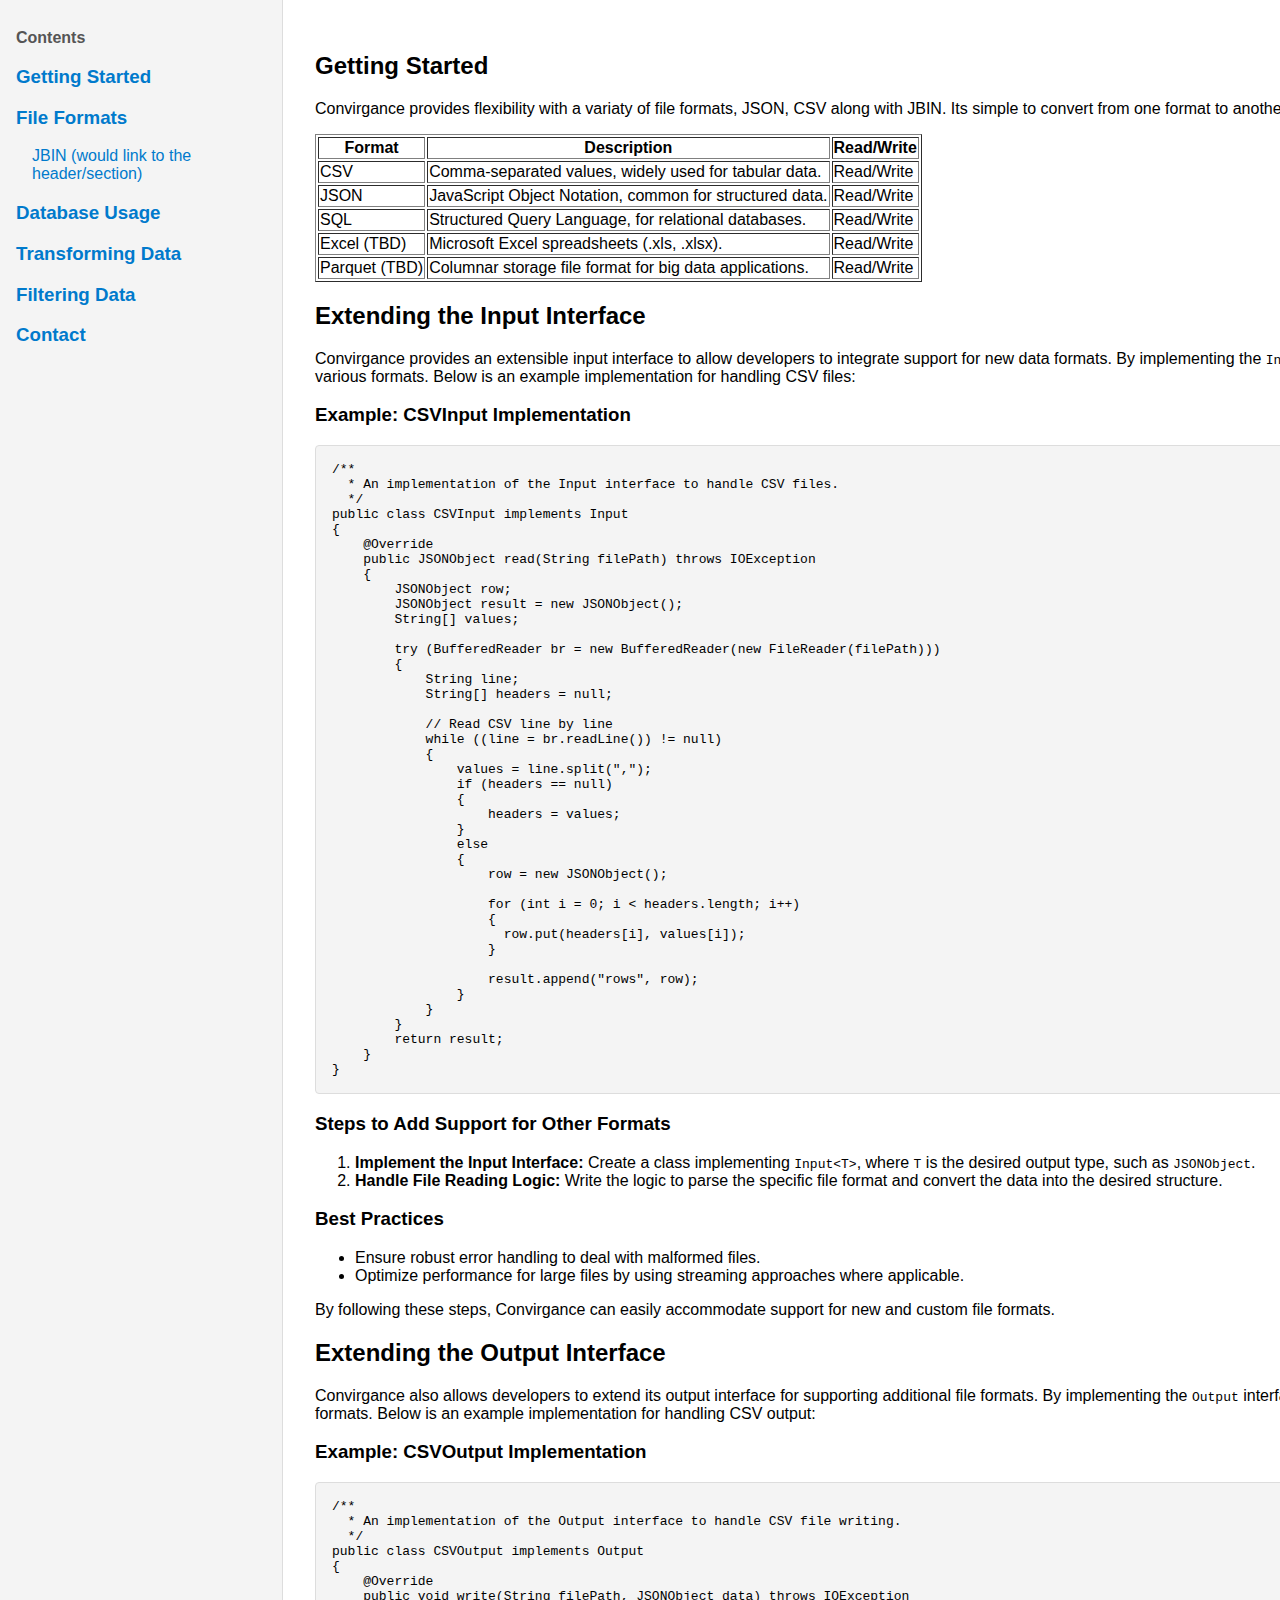
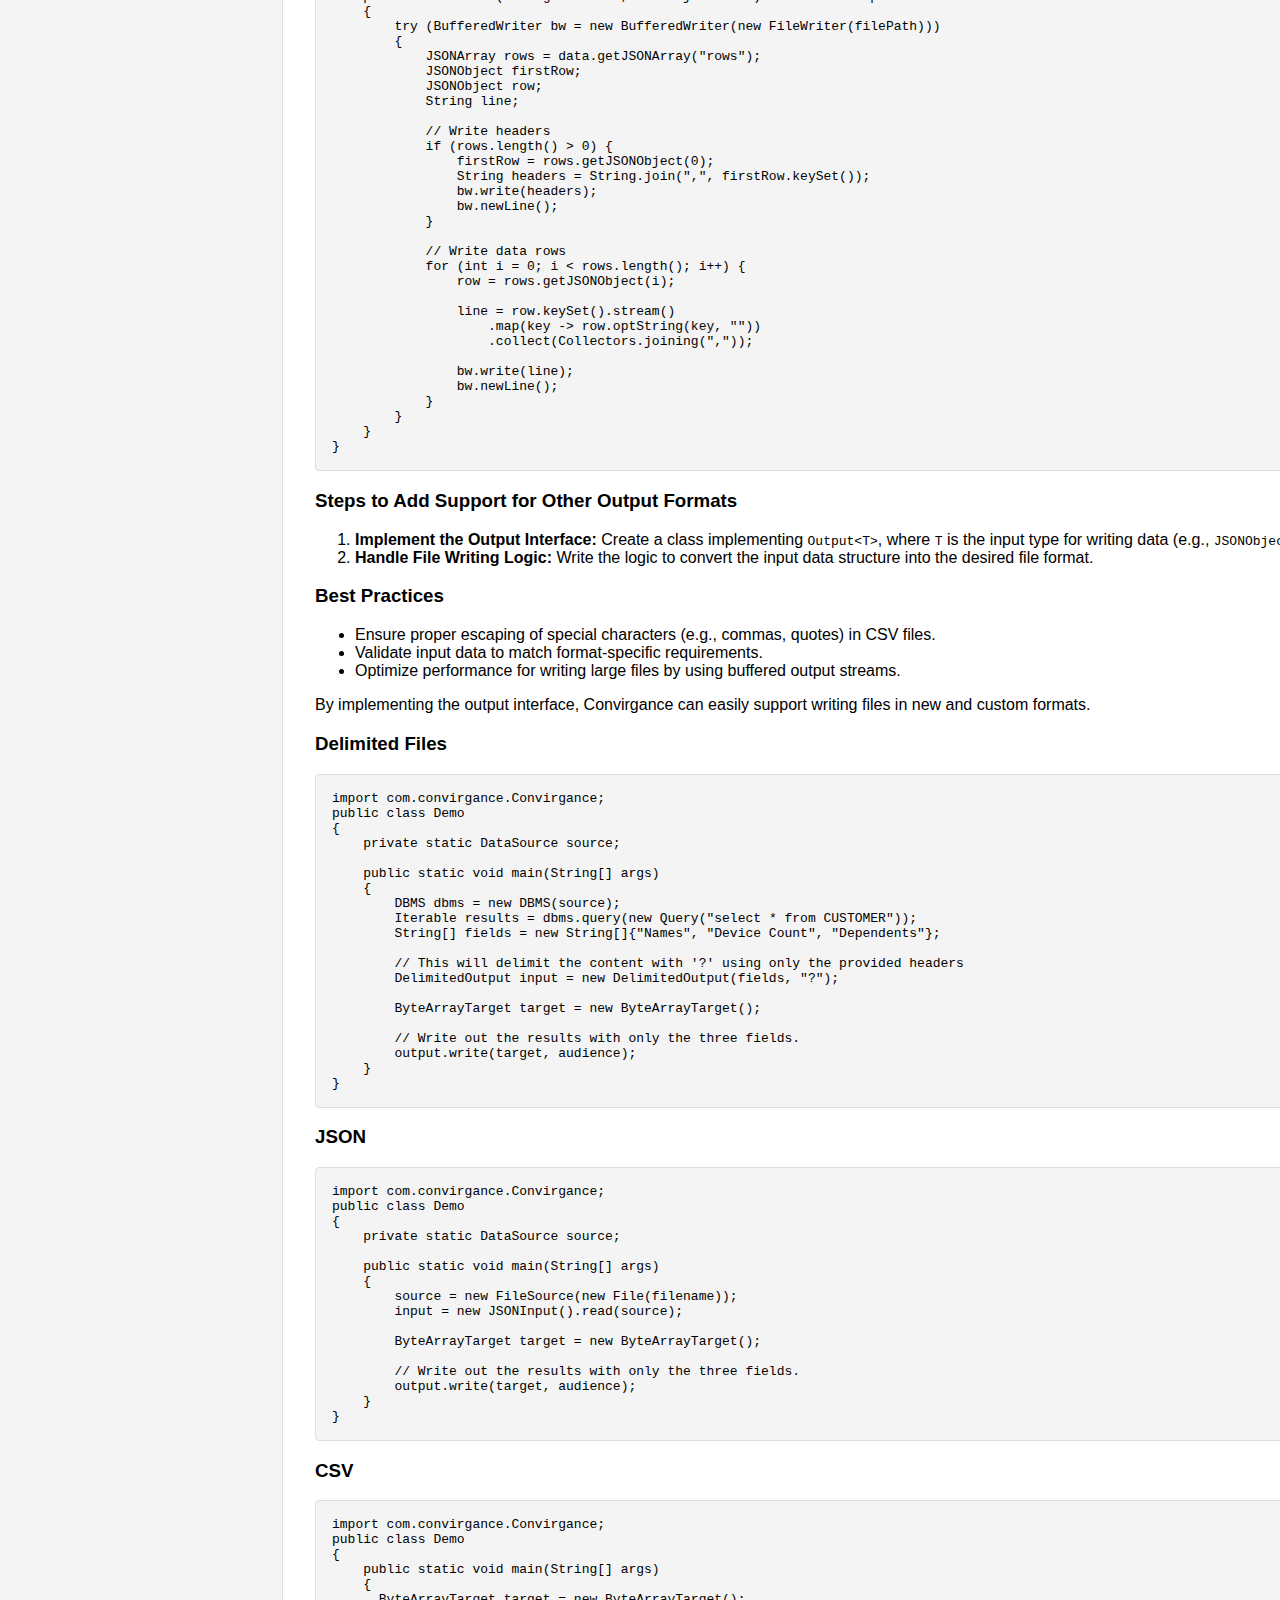
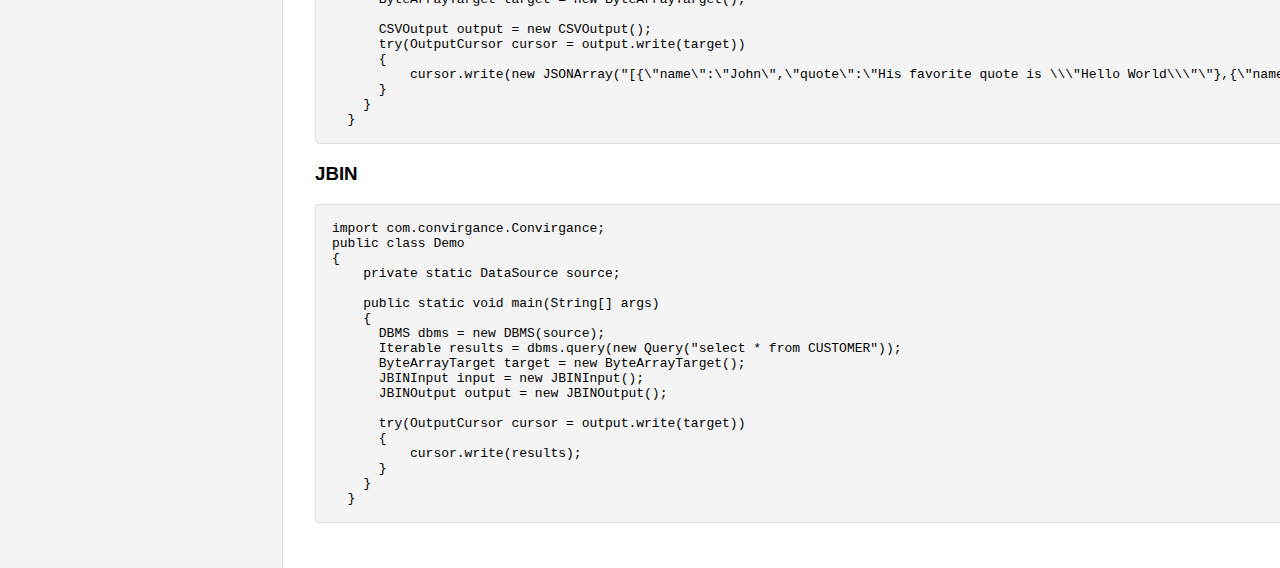
<file: topics/file-formats.html>
<!DOCTYPE html>
<html lang="en">
   <head>
      <meta charset="UTF-8" />
      <meta name="viewport" content="width=device-width, initial-scale=1.0" />
      <title>Documentation</title>
      <link href="/styles.css" rel="stylesheet" />
   </head>
   <body>
      <div style="display: flex; flex: 1">
        <aside>
          <h2>Contents</h2>
          <ul>
             <li>
                <a href="/topics/getting-started">
                   <h3>Getting Started</h3>
                </a>
             </li>
             <li>
                <a href="/topics/file-formats.html">
                   <h3>File Formats</h3>
                </a>
                <ul>
                   <li><a href="/topics/file-formats#JBIN">JBIN (would link to the header/section)</a></li>
                </ul>
             </li>
             <li>
                <a href="/topics/database-usage.html">
                   <h3>Database Usage</h3>
                </a>
             </li>
             <li>
                <a href="/topics/transforming-data.html"
                   >
                   <h3>Transforming Data</h3>
                </a>
             </li>
             <li>
                <a href="/topics/filtering-data.html">
                   <h3>Filtering Data</h3>
                </a>
             </li>
             <li>
                <a href="/topics/Contact.html">
                   <h3>Contact</h3>
                </a>
             </li>
          </ul>
       </aside>
         <!-- Main Content -->
         <main>

            <section id="formats" class="mb-12">
               <h2>Getting Started</h2>
               <p>
                  Convirgance provides flexibility with a variaty of file formats, JSON, CSV along with JBIN. Its simple to convert from one format to another.
               </p>
               <table border="1">
                  <thead>
                     <tr>
                        <th>Format</th>
                        <th>Description</th>
                        <th>Read/Write</th>
                     </tr>
                  </thead>
                  <tbody>
                     <tr>
                        <td>CSV</td>
                        <td>Comma-separated values, widely used for tabular data.</td>
                        <td>Read/Write</td>
                     </tr>
                     <tr>
                        <td>JSON</td>
                        <td>JavaScript Object Notation, common for structured data.</td>
                        <td>Read/Write</td>
                     </tr>
                     <tr>
                        <td>SQL</td>
                        <td>Structured Query Language, for relational databases.</td>
                        <td>Read/Write</td>
                     </tr>
                     <tr>
                        <td>Excel (TBD)</td>
                        <td>Microsoft Excel spreadsheets (.xls, .xlsx).</td>
                        <td>Read/Write</td>
                     </tr>
                     <tr>
                        <td>Parquet (TBD)</td>
                        <td>Columnar storage file format for big data applications.</td>
                        <td>Read/Write</td>
                     </tr>
                  </tbody>
               </table>
            </section>
            <section id="file-formats" class="mb-12">
               <h2>Extending the Input Interface</h2>
               <p>Convirgance provides an extensible input interface to allow developers to integrate support for new data formats. By implementing the <code>Input</code> interface, developers can define custom readers for various formats. Below is an example implementation for handling CSV files:</p>
               <h3>Example: CSVInput Implementation</h3>
               <pre>
<code>/**
  * An implementation of the Input interface to handle CSV files.
  */
public class CSVInput implements Input<JSONObject>
{
    @Override
    public JSONObject read(String filePath) throws IOException
    {
        JSONObject row;
        JSONObject result = new JSONObject();
        String[] values;

        try (BufferedReader br = new BufferedReader(new FileReader(filePath)))
        {
            String line;
            String[] headers = null;

            // Read CSV line by line
            while ((line = br.readLine()) != null)
            {
                values = line.split(",");
                if (headers == null)
                {
                    headers = values;
                }
                else
                {
                    row = new JSONObject();

                    for (int i = 0; i < headers.length; i++)
                    {
                      row.put(headers[i], values[i]);
                    }

                    result.append("rows", row);
                }
            }
        }
        return result;
    }
}
</code></pre>
               <h3>Steps to Add Support for Other Formats</h3>
               <ol>
                  <li><strong>Implement the Input Interface:</strong> Create a class implementing <code>Input&lt;T&gt;</code>, where <code>T</code> is the desired output type, such as <code>JSONObject</code>.</li>
                  <li><strong>Handle File Reading Logic:</strong> Write the logic to parse the specific file format and convert the data into the desired structure.</li>
               </ol>
               <h3>Best Practices</h3>
               <ul>
                  <li>Ensure robust error handling to deal with malformed files.</li>
                  <li>Optimize performance for large files by using streaming approaches where applicable.</li>
               </ul>
               <p>By following these steps, Convirgance can easily accommodate support for new and custom file formats.</p>
               <h2>Extending the Output Interface</h2>
               <p>Convirgance also allows developers to extend its output interface for supporting additional file formats. By implementing the <code>Output</code> interface, you can define custom writers to generate files in new formats. Below is an example implementation for handling CSV output:</p>
               <h3>Example: CSVOutput Implementation</h3>
               <pre><code>/**
  * An implementation of the Output interface to handle CSV file writing.
  */
public class CSVOutput implements Output<JSONObject>
{
    @Override
    public void write(String filePath, JSONObject data) throws IOException
    {
        try (BufferedWriter bw = new BufferedWriter(new FileWriter(filePath)))
        {
            JSONArray rows = data.getJSONArray("rows");
            JSONObject firstRow;
            JSONObject row;
            String line;

            // Write headers
            if (rows.length() > 0) {
                firstRow = rows.getJSONObject(0);
                String headers = String.join(",", firstRow.keySet());
                bw.write(headers);
                bw.newLine();
            }

            // Write data rows
            for (int i = 0; i < rows.length(); i++) {
                row = rows.getJSONObject(i);

                line = row.keySet().stream()
                    .map(key -> row.optString(key, ""))
                    .collect(Collectors.joining(","));

                bw.write(line);
                bw.newLine();
            }
        }
    }
}
</code></pre>
               <h3>Steps to Add Support for Other Output Formats</h3>
               <ol>
                  <li><strong>Implement the Output Interface:</strong> Create a class implementing <code>Output&lt;T&gt;</code>, where <code>T</code> is the input type for writing data (e.g., <code>JSONObject</code>).</li>
                  <li><strong>Handle File Writing Logic:</strong> Write the logic to convert the input data structure into the desired file format.</li>
               </ol>
               <h3>Best Practices</h3>
               <ul>
                  <li>Ensure proper escaping of special characters (e.g., commas, quotes) in CSV files.</li>
                  <li>Validate input data to match format-specific requirements.</li>
                  <li>Optimize performance for writing large files by using buffered output streams.</li>
               </ul>
               <p>By implementing the output interface, Convirgance can easily support writing files in new and custom formats.</p>
            </section>
            <section id="Delimited" class="mb-12">
               <h3>Delimited Files</h3>
               <pre>
<code>import com.convirgance.Convirgance;
public class Demo
{
    private static DataSource source;

    public static void main(String[] args)
    {
        DBMS dbms = new DBMS(source);
        Iterable<JSONObject> results = dbms.query(new Query("select * from CUSTOMER"));
        String[] fields = new String[]{"Names", "Device Count", "Dependents"};

        // This will delimit the content with '?' using only the provided headers
        DelimitedOutput input = new DelimitedOutput(fields, "?");

        ByteArrayTarget target = new ByteArrayTarget();

        // Write out the results with only the three fields.
        output.write(target, audience);
    }
}</code></pre>
            </section>
            <section id="json" class="mb-12">
               <h3>JSON</h3>
               <pre><code>import com.convirgance.Convirgance;
public class Demo
{
    private static DataSource source;

    public static void main(String[] args)
    {
        source = new FileSource(new File(filename));
        input = new JSONInput().read(source);

        ByteArrayTarget target = new ByteArrayTarget();

        // Write out the results with only the three fields.
        output.write(target, audience);
    }
}</code></pre>
            </section>
            <section id="csv" class="mb-12">
               <h3>CSV</h3>
               <pre><code>import com.convirgance.Convirgance;
public class Demo
{
    public static void main(String[] args)
    {
      ByteArrayTarget target = new ByteArrayTarget();

      CSVOutput output = new CSVOutput();
      try(OutputCursor cursor = output.write(target))
      {
          cursor.write(new JSONArray("[{\"name\":\"John\",\"quote\":\"His favorite quote is \\\"Hello World\\\"\"},{\"name\":\"Alice\",\"quote\":\"She said \\\"Hi\\\"\"}]"));
      }
    }
  }</code></pre>
            </section>
            <section id="jbin" class="mb-12">
               <h3>JBIN</h3>
               <pre><code>import com.convirgance.Convirgance;
public class Demo
{
    private static DataSource source;

    public static void main(String[] args)
    {
      DBMS dbms = new DBMS(source);
      Iterable<JSONObject> results = dbms.query(new Query("select * from CUSTOMER"));
      ByteArrayTarget target = new ByteArrayTarget();
      JBINInput input = new JBINInput();
      JBINOutput output = new JBINOutput();

      try(OutputCursor cursor = output.write(target))
      {
          cursor.write(results);
      }
    }
  }</code></pre>
            </section>
         </main>
      </div>
   </body>
</html>
</file>
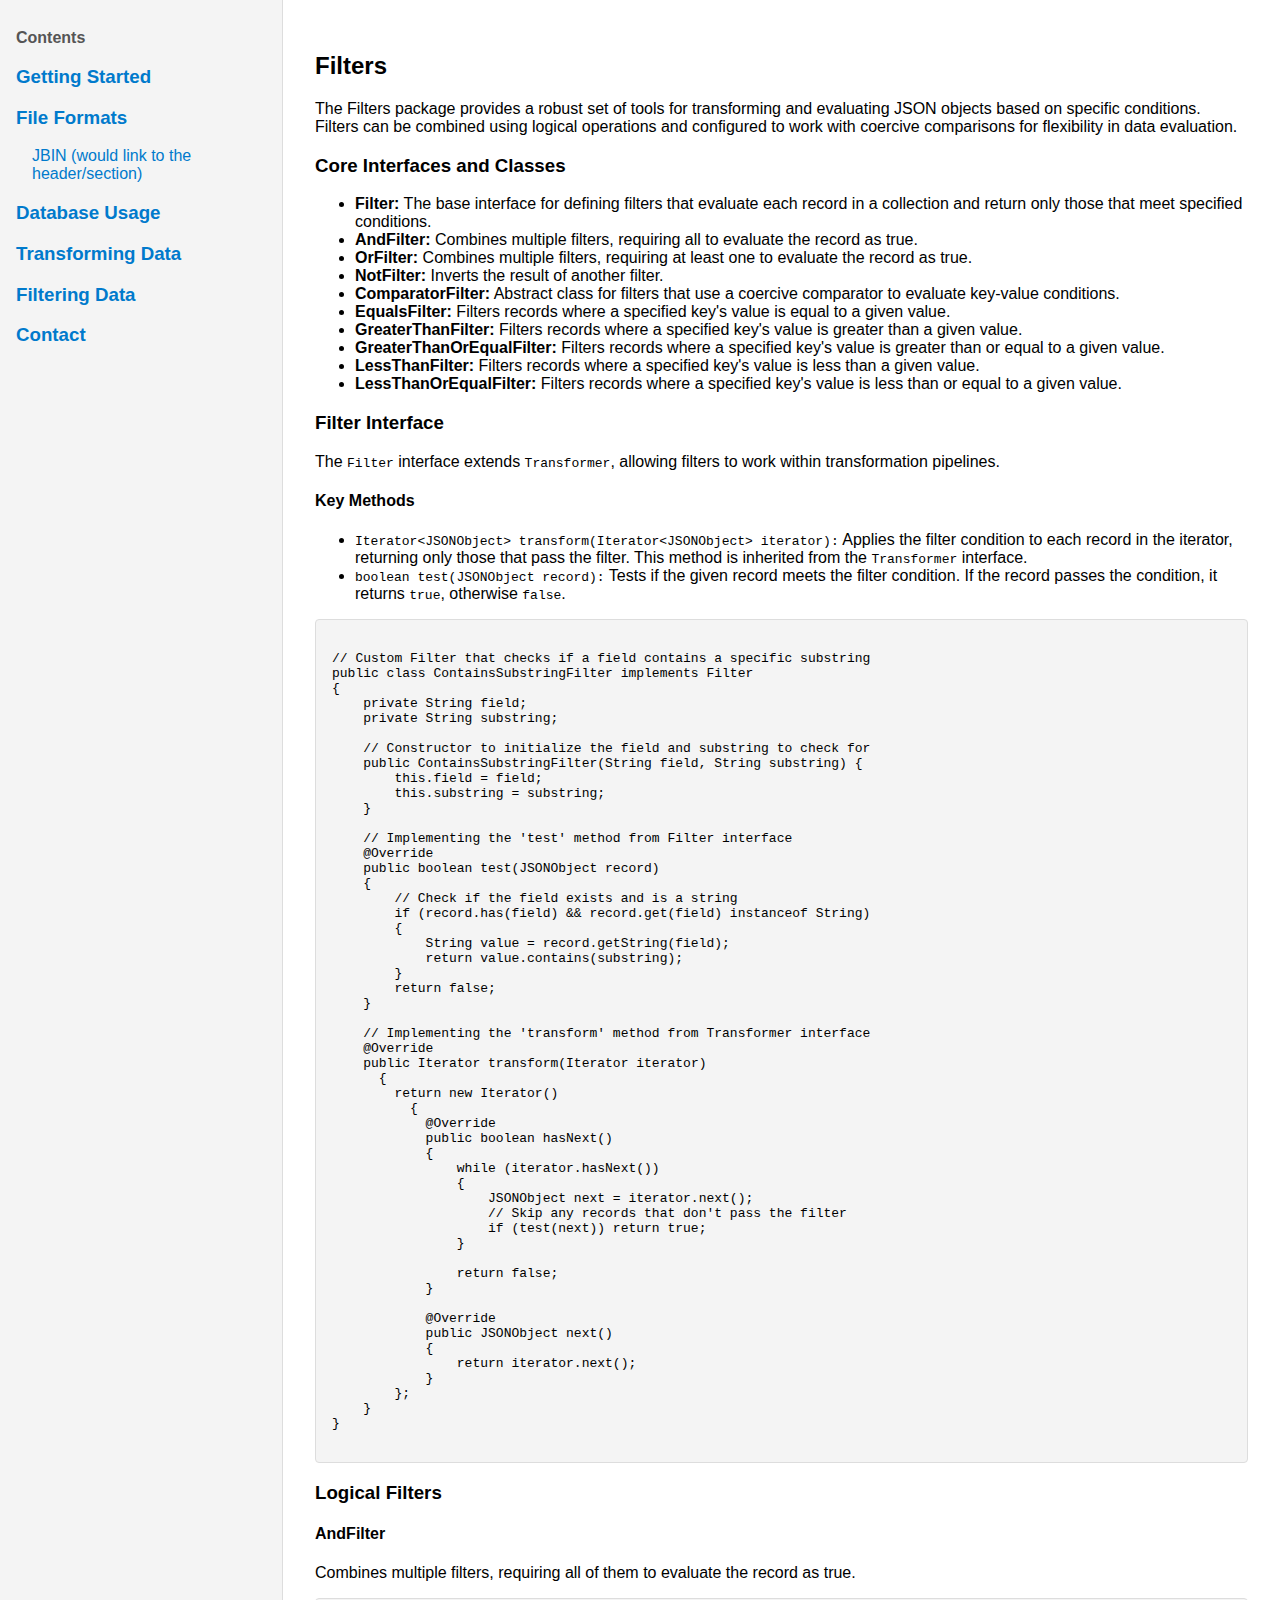
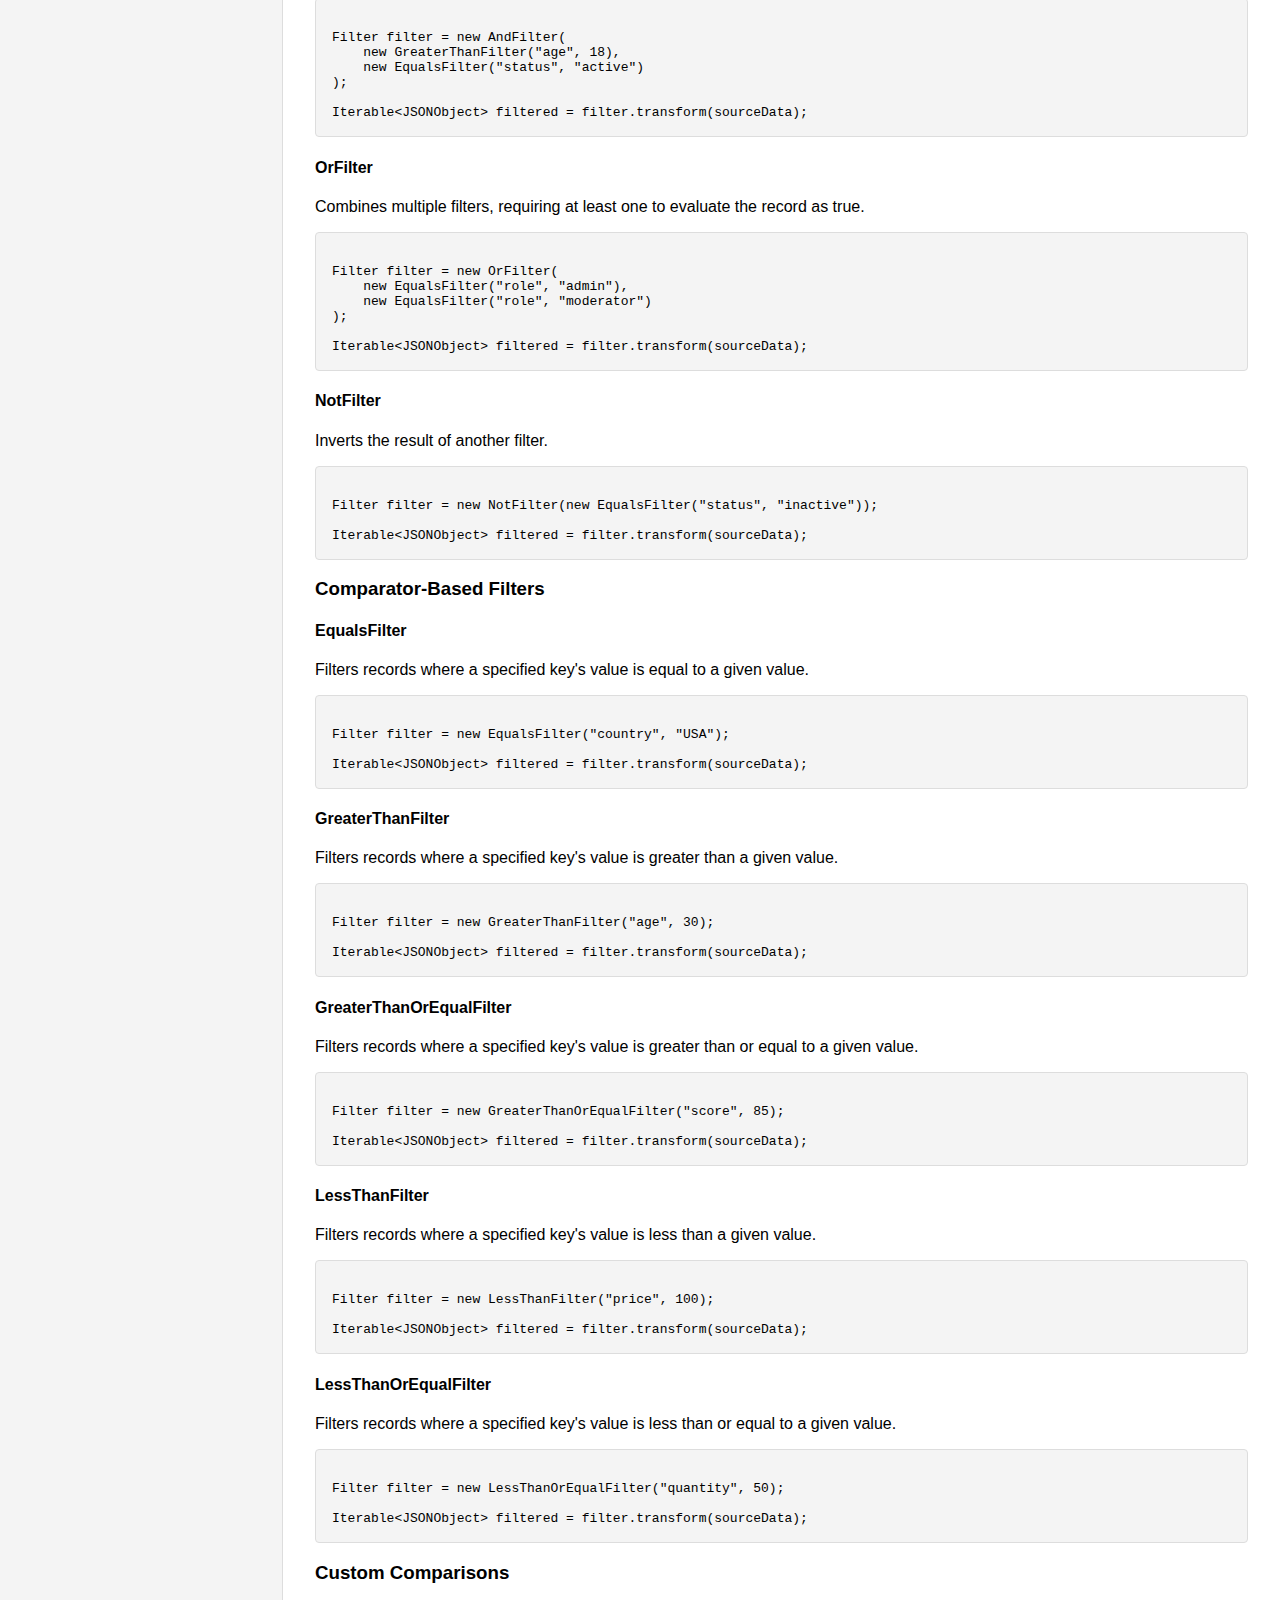
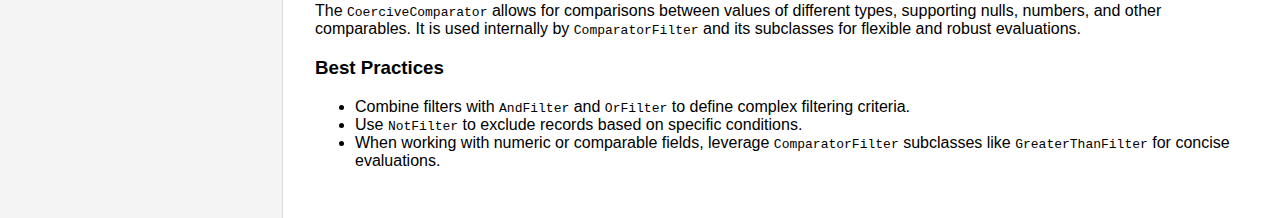
<file: topics/filtering-data.html>
<!DOCTYPE html>
<html lang="en">
	<head>
		<meta charset="UTF-8" />
		<meta name="viewport" content="width=device-width, initial-scale=1.0" />
		<title>Documentation</title>
		<link href="/styles.css" rel="stylesheet" />
	</head>
	<body>
		<div style="display: flex; flex: 1">
			<aside>
        <h2>Contents</h2>
        <ul>
           <li>
              <a href="/topics/getting-started">
                 <h3>Getting Started</h3>
              </a>
           </li>
           <li>
              <a href="/topics/file-formats.html">
                 <h3>File Formats</h3>
              </a>
              <ul>
                 <li><a href="/topics/file-formats#JBIN">JBIN (would link to the header/section)</a></li>
              </ul>
           </li>
           <li>
              <a href="/topics/database-usage.html">
                 <h3>Database Usage</h3>
              </a>
           </li>
           <li>
              <a href="/topics/transforming-data.html"
                 >
                 <h3>Transforming Data</h3>
              </a>
           </li>
           <li>
              <a href="/topics/filtering-data.html">
                 <h3>Filtering Data</h3>
              </a>
           </li>
           <li>
              <a href="/topics/Contact.html">
                 <h3>Contact</h3>
              </a>
           </li>
        </ul>
     </aside>

			<!-- Main Content -->
			<main>
				<h2>Filters</h2>
				<p>
					The Filters package provides a robust set of tools for transforming
					and evaluating JSON objects based on specific conditions. Filters can
					be combined using logical operations and configured to work with
					coercive comparisons for flexibility in data evaluation.
				</p>

				<h3>Core Interfaces and Classes</h3>
				<ul>
					<li>
						<strong>Filter:</strong> The base interface for defining filters
						that evaluate each record in a collection and return only those that
						meet specified conditions.
					</li>
					<li>
						<strong>AndFilter:</strong> Combines multiple filters, requiring all
						to evaluate the record as true.
					</li>
					<li>
						<strong>OrFilter:</strong> Combines multiple filters, requiring at
						least one to evaluate the record as true.
					</li>
					<li>
						<strong>NotFilter:</strong> Inverts the result of another filter.
					</li>
					<li>
						<strong>ComparatorFilter:</strong> Abstract class for filters that
						use a coercive comparator to evaluate key-value conditions.
					</li>
					<li>
						<strong>EqualsFilter:</strong> Filters records where a specified
						key's value is equal to a given value.
					</li>
					<li>
						<strong>GreaterThanFilter:</strong> Filters records where a
						specified key's value is greater than a given value.
					</li>
					<li>
						<strong>GreaterThanOrEqualFilter:</strong> Filters records where a
						specified key's value is greater than or equal to a given value.
					</li>
					<li>
						<strong>LessThanFilter:</strong> Filters records where a specified
						key's value is less than a given value.
					</li>
					<li>
						<strong>LessThanOrEqualFilter:</strong> Filters records where a
						specified key's value is less than or equal to a given value.
					</li>
				</ul>

				<h3>Filter Interface</h3>
				<p>
					The <code>Filter</code> interface extends <code>Transformer</code>,
					allowing filters to work within transformation pipelines.
				</p>

				<h4>Key Methods</h4>
				<ul>
					<li>
						<code
							>Iterator&lt;JSONObject&gt; transform(Iterator&lt;JSONObject&gt;
							iterator):</code
						>
						Applies the filter condition to each record in the iterator,
						returning only those that pass the filter. This method is inherited
						from the <code>Transformer</code> interface.
					</li>
					<li>
						<code>boolean test(JSONObject record):</code> Tests if the given
						record meets the filter condition. If the record passes the
						condition, it returns <code>true</code>, otherwise
						<code>false</code>.
					</li>
				</ul>

        <pre><code>
// Custom Filter that checks if a field contains a specific substring
public class ContainsSubstringFilter implements Filter
{
    private String field;
    private String substring;

    // Constructor to initialize the field and substring to check for
    public ContainsSubstringFilter(String field, String substring) {
        this.field = field;
        this.substring = substring;
    }

    // Implementing the 'test' method from Filter interface
    @Override
    public boolean test(JSONObject record)
    {
        // Check if the field exists and is a string
        if (record.has(field) && record.get(field) instanceof String)
        {
            String value = record.getString(field);
            return value.contains(substring);
        }
        return false;
    }

    // Implementing the 'transform' method from Transformer interface
    @Override
    public Iterator<JSONObject> transform(Iterator<JSONObject> iterator)
      {
        return new Iterator<JSONObject>()
          {
            @Override
            public boolean hasNext()
            {
                while (iterator.hasNext())
                {
                    JSONObject next = iterator.next();
                    // Skip any records that don't pass the filter
                    if (test(next)) return true;
                }

                return false;
            }

            @Override
            public JSONObject next()
            {
                return iterator.next();
            }
        };
    }
}
          </code></pre>

				<h3>Logical Filters</h3>

				<h4>AndFilter</h4>
				<p>
					Combines multiple filters, requiring all of them to evaluate the
					record as true.
				</p>
				<pre><code>
Filter filter = new AndFilter(
    new GreaterThanFilter("age", 18),
    new EqualsFilter("status", "active")
);

Iterable&lt;JSONObject&gt; filtered = filter.transform(sourceData);
</code></pre>

				<h4>OrFilter</h4>
				<p>
					Combines multiple filters, requiring at least one to evaluate the
					record as true.
				</p>
				<pre><code>
Filter filter = new OrFilter(
    new EqualsFilter("role", "admin"),
    new EqualsFilter("role", "moderator")
);

Iterable&lt;JSONObject&gt; filtered = filter.transform(sourceData);
</code></pre>

				<h4>NotFilter</h4>
				<p>Inverts the result of another filter.</p>
				<pre><code>
Filter filter = new NotFilter(new EqualsFilter("status", "inactive"));

Iterable&lt;JSONObject&gt; filtered = filter.transform(sourceData);
</code></pre>
				<h3>Comparator-Based Filters</h3>

				<h4>EqualsFilter</h4>
				<p>
					Filters records where a specified key's value is equal to a given
					value.
				</p>
				<pre><code>
Filter filter = new EqualsFilter("country", "USA");

Iterable&lt;JSONObject&gt; filtered = filter.transform(sourceData);
</code></pre>

				<h4>GreaterThanFilter</h4>
				<p>
					Filters records where a specified key's value is greater than a given
					value.
				</p>
				<pre><code>
Filter filter = new GreaterThanFilter("age", 30);

Iterable&lt;JSONObject&gt; filtered = filter.transform(sourceData);
</code></pre>

				<h4>GreaterThanOrEqualFilter</h4>
				<p>
					Filters records where a specified key's value is greater than or equal
					to a given value.
				</p>
				<pre><code>
Filter filter = new GreaterThanOrEqualFilter("score", 85);

Iterable&lt;JSONObject&gt; filtered = filter.transform(sourceData);
</code></pre>

				<h4>LessThanFilter</h4>
				<p>
					Filters records where a specified key's value is less than a given
					value.
				</p>
				<pre><code>
Filter filter = new LessThanFilter("price", 100);

Iterable&lt;JSONObject&gt; filtered = filter.transform(sourceData);
</code></pre>

				<h4>LessThanOrEqualFilter</h4>
				<p>
					Filters records where a specified key's value is less than or equal to
					a given value.
				</p>
				<pre><code>
Filter filter = new LessThanOrEqualFilter("quantity", 50);

Iterable&lt;JSONObject&gt; filtered = filter.transform(sourceData);
</code></pre>
<h3>Custom Comparisons</h3>
				<p>
					The <code>CoerciveComparator</code> allows for comparisons between
					values of different types, supporting nulls, numbers, and other
					comparables. It is used internally by
					<code>ComparatorFilter</code> and its subclasses for flexible and
					robust evaluations.
				</p>

				<h3>Best Practices</h3>
				<ul>
					<li>
						Combine filters with <code>AndFilter</code> and
						<code>OrFilter</code> to define complex filtering criteria.
					</li>
					<li>
						Use <code>NotFilter</code> to exclude records based on specific
						conditions.
					</li>
					<li>
						When working with numeric or comparable fields, leverage
						<code>ComparatorFilter</code> subclasses like
						<code>GreaterThanFilter</code> for concise evaluations.
					</li>
				</ul>
			</main>
		</div>
	</body>
</html>
</file>
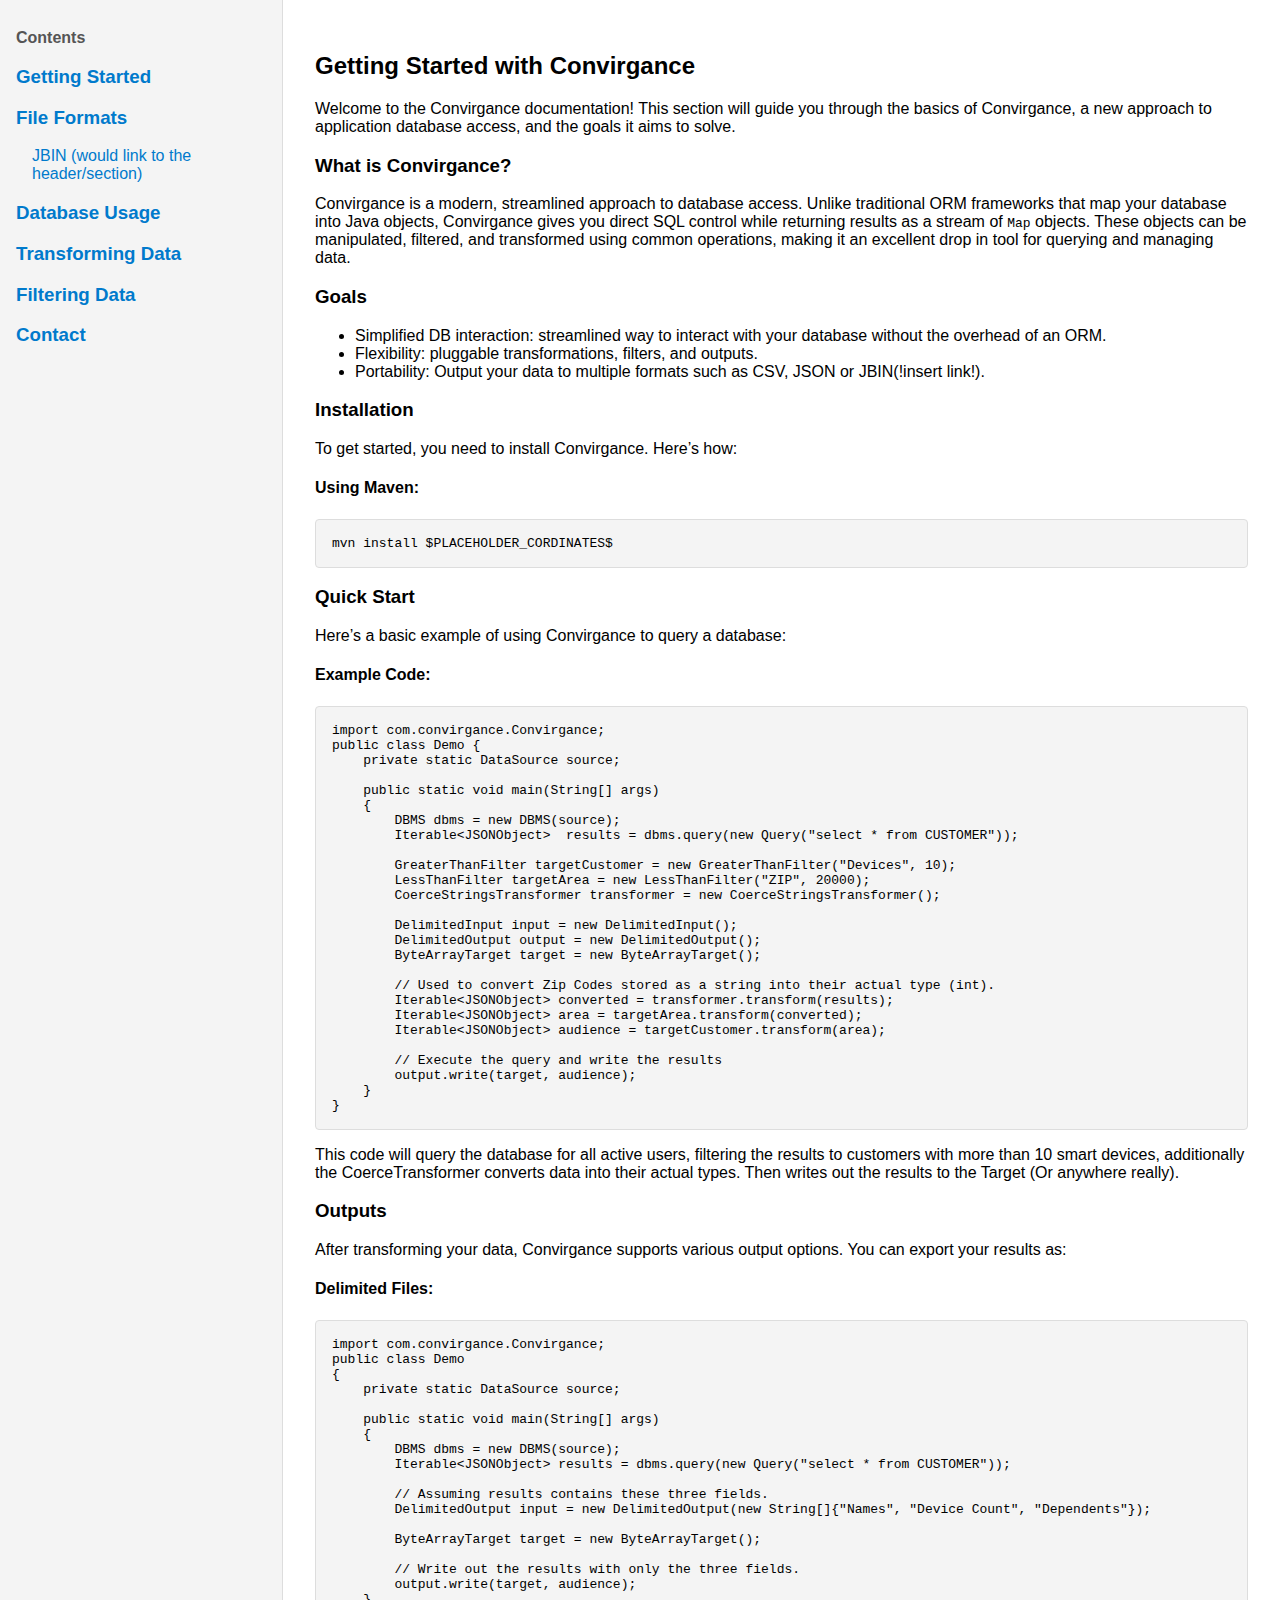
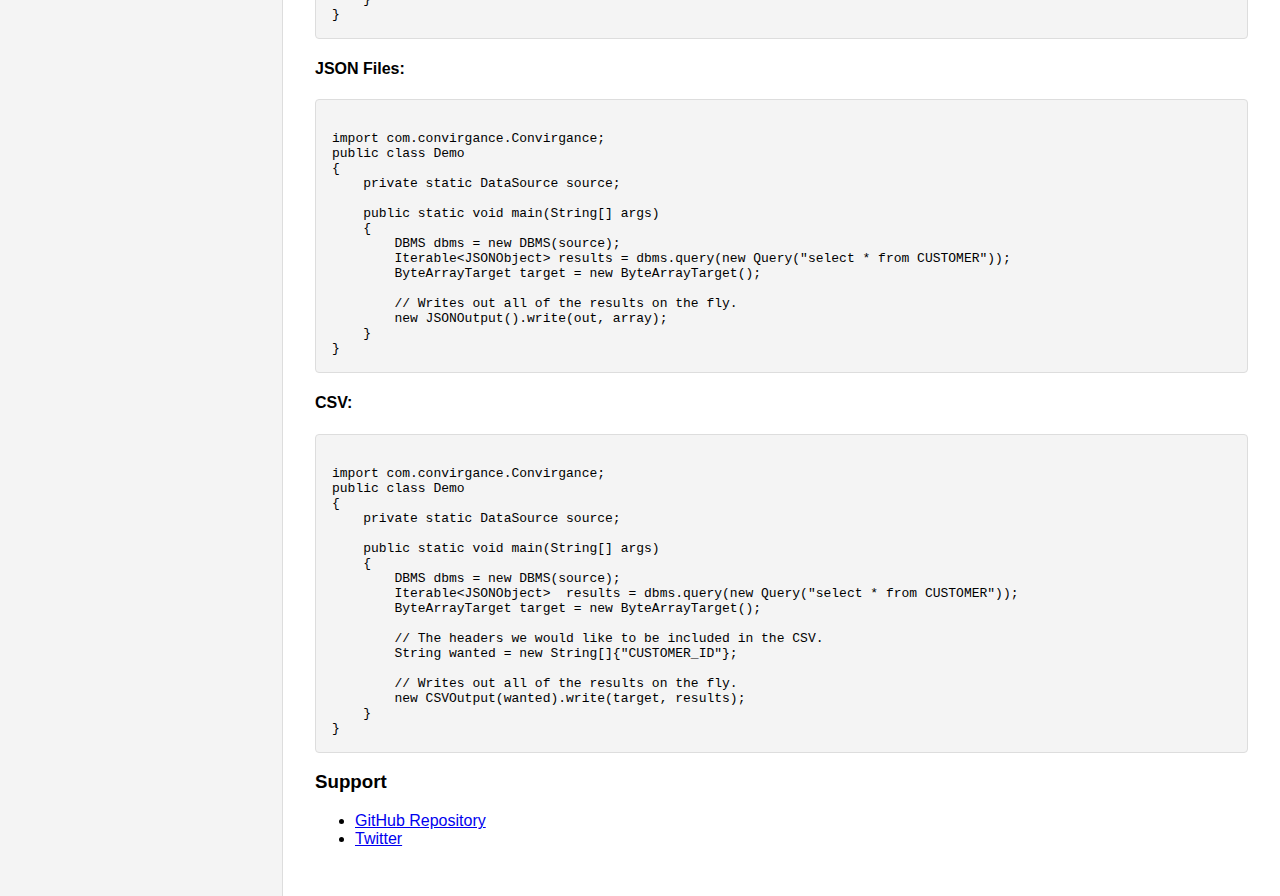
<file: topics/getting-started.html>
<!DOCTYPE html>
<html lang="en">
	<head>
		<meta charset="UTF-8" />
		<meta name="viewport" content="width=device-width, initial-scale=1.0" />
		<title>Documentation</title>
		<link href="/styles.css" rel="stylesheet" />
	</head>
	<body>
		<div style="display: flex; flex: 1">
			<aside>
				<h2>Contents</h2>
				<ul>
					<li>
						<a href="/topics/getting-started">
							<h3>Getting Started</h3>
						</a>
					</li>
					<li>
						<a href="/topics/file-formats.html">
							<h3>File Formats</h3>
						</a>
						<ul>
							<li>
								<a href="/topics/file-formats#JBIN"
									>JBIN (would link to the header/section)</a
								>
							</li>
						</ul>
					</li>
					<li>
						<a href="/topics/database-usage.html">
							<h3>Database Usage</h3>
						</a>
					</li>
					<li>
						<a href="/topics/transforming-data.html">
							<h3>Transforming Data</h3>
						</a>
					</li>
					<li>
						<a href="/topics/filtering-data.html">
							<h3>Filtering Data</h3>
						</a>
					</li>
					<li>
						<a href="/topics/Contact.html">
							<h3>Contact</h3>
						</a>
					</li>
				</ul>
			</aside>

			<!-- Main Content -->
			<main>
				<section id="getting-started" class="mb-12">
					<h2>Getting Started with Convirgance</h2>
					<p>
						Welcome to the Convirgance documentation! This section will guide
						you through the basics of Convirgance, a new approach to application
						database access, and the goals it aims to solve.
					</p>
				</section>

				<section id="what-is-convirgance" class="mb-12">
					<h3>What is Convirgance?</h3>
					<p>
						Convirgance is a modern, streamlined approach to database access.
						Unlike traditional ORM frameworks that map your database into Java
						objects, Convirgance gives you direct SQL control while returning
						results as a stream of <code>Map</code> objects. These objects can
						be manipulated, filtered, and transformed using common operations,
						making it an excellent drop in tool for querying and managing data.
					</p>
				</section>
				<section id="goals" class="mb-12">
					<h3>Goals</h3>
					<ul>
						<li>
							Simplified DB interaction: streamlined way to interact with your
							database without the overhead of an ORM.
						</li>

						<li>
							Flexibility: pluggable transformations, filters, and outputs.
						</li>

						<li>
							Portability: Output your data to multiple formats such as CSV,
							JSON or JBIN(!insert link!).
						</li>
					</ul>
				</section>

				<section id="installation" class="mb-12">
					<h3>Installation</h3>
					<p>To get started, you need to install Convirgance. Here’s how:</p>
					<h4>Using Maven:</h4>
					<pre><code>mvn install $PLACEHOLDER_CORDINATES$</code></pre>
				</section>

				<section id="quick-start" class="mb-12">
					<h3>Quick Start</h3>
					<p>
						Here’s a basic example of using Convirgance to query a database:
					</p>

					<h4>Example Code:</h4>
					<pre>
<code>import com.convirgance.Convirgance;
public class Demo {
    private static DataSource source;

    public static void main(String[] args)
    {
        DBMS dbms = new DBMS(source);
        Iterable&lt;JSONObject&gt;  results = dbms.query(new Query("select * from CUSTOMER"));

        GreaterThanFilter targetCustomer = new GreaterThanFilter("Devices", 10);
        LessThanFilter targetArea = new LessThanFilter("ZIP", 20000);
        CoerceStringsTransformer transformer = new CoerceStringsTransformer();

        DelimitedInput input = new DelimitedInput();
        DelimitedOutput output = new DelimitedOutput();
        ByteArrayTarget target = new ByteArrayTarget();

        // Used to convert Zip Codes stored as a string into their actual type (int).
        Iterable&lt;JSONObject&gt; converted = transformer.transform(results);
        Iterable&lt;JSONObject&gt; area = targetArea.transform(converted);
        Iterable&lt;JSONObject&gt; audience = targetCustomer.transform(area);

        // Execute the query and write the results
        output.write(target, audience);
    }
}</code>
</pre>

					<p>
						This code will query the database for all active users, filtering
						the results to customers with more than 10 smart devices,
						additionally the CoerceTransformer converts data into their actual
						types. Then writes out the results to the Target (Or anywhere
						really).
					</p>
				</section>

				<section id="outputs" class="mb-12">
					<h3>Outputs</h3>
					<p>
						After transforming your data, Convirgance supports various output
						options. You can export your results as:
					</p>

					<h4>Delimited Files:</h4>
					<pre><code>import com.convirgance.Convirgance;
public class Demo
{
    private static DataSource source;

    public static void main(String[] args)
    {
        DBMS dbms = new DBMS(source);
        Iterable&lt;JSONObject&gt; results = dbms.query(new Query("select * from CUSTOMER"));

        // Assuming results contains these three fields.
        DelimitedOutput input = new DelimitedOutput(new String[]{"Names", "Device Count", "Dependents"});

        ByteArrayTarget target = new ByteArrayTarget();

        // Write out the results with only the three fields.
        output.write(target, audience);
    }
}</code></pre>

					<h4>JSON Files:</h4>
					<pre><code>
import com.convirgance.Convirgance;
public class Demo
{
    private static DataSource source;

    public static void main(String[] args)
    {
        DBMS dbms = new DBMS(source);
        Iterable&lt;JSONObject&gt; results = dbms.query(new Query("select * from CUSTOMER"));
        ByteArrayTarget target = new ByteArrayTarget();

        // Writes out all of the results on the fly.
        new JSONOutput().write(out, array);
    }
}
</code></pre>

					<h4>CSV:</h4>
					<pre><code>
import com.convirgance.Convirgance;
public class Demo
{
    private static DataSource source;

    public static void main(String[] args)
    {
        DBMS dbms = new DBMS(source);
        Iterable&lt;JSONObject&gt;  results = dbms.query(new Query("select * from CUSTOMER"));
        ByteArrayTarget target = new ByteArrayTarget();

        // The headers we would like to be included in the CSV.
        String wanted = new String[]{"CUSTOMER_ID"};

        // Writes out all of the results on the fly.
        new CSVOutput(wanted).write(target, results);
    }
}
</code></pre>
				</section>

				<section id="community" class="mb-12">
					<h3>Support</h3>

					<ul>
						<li>
							<a href="https://github.com/">GitHub Repository</a>
						</li>

						<li>
							<a href="https://X.com/">Twitter</a>
						</li>
					</ul>
				</section>
			</main>
		</div>
	</body>
</html>
</file>
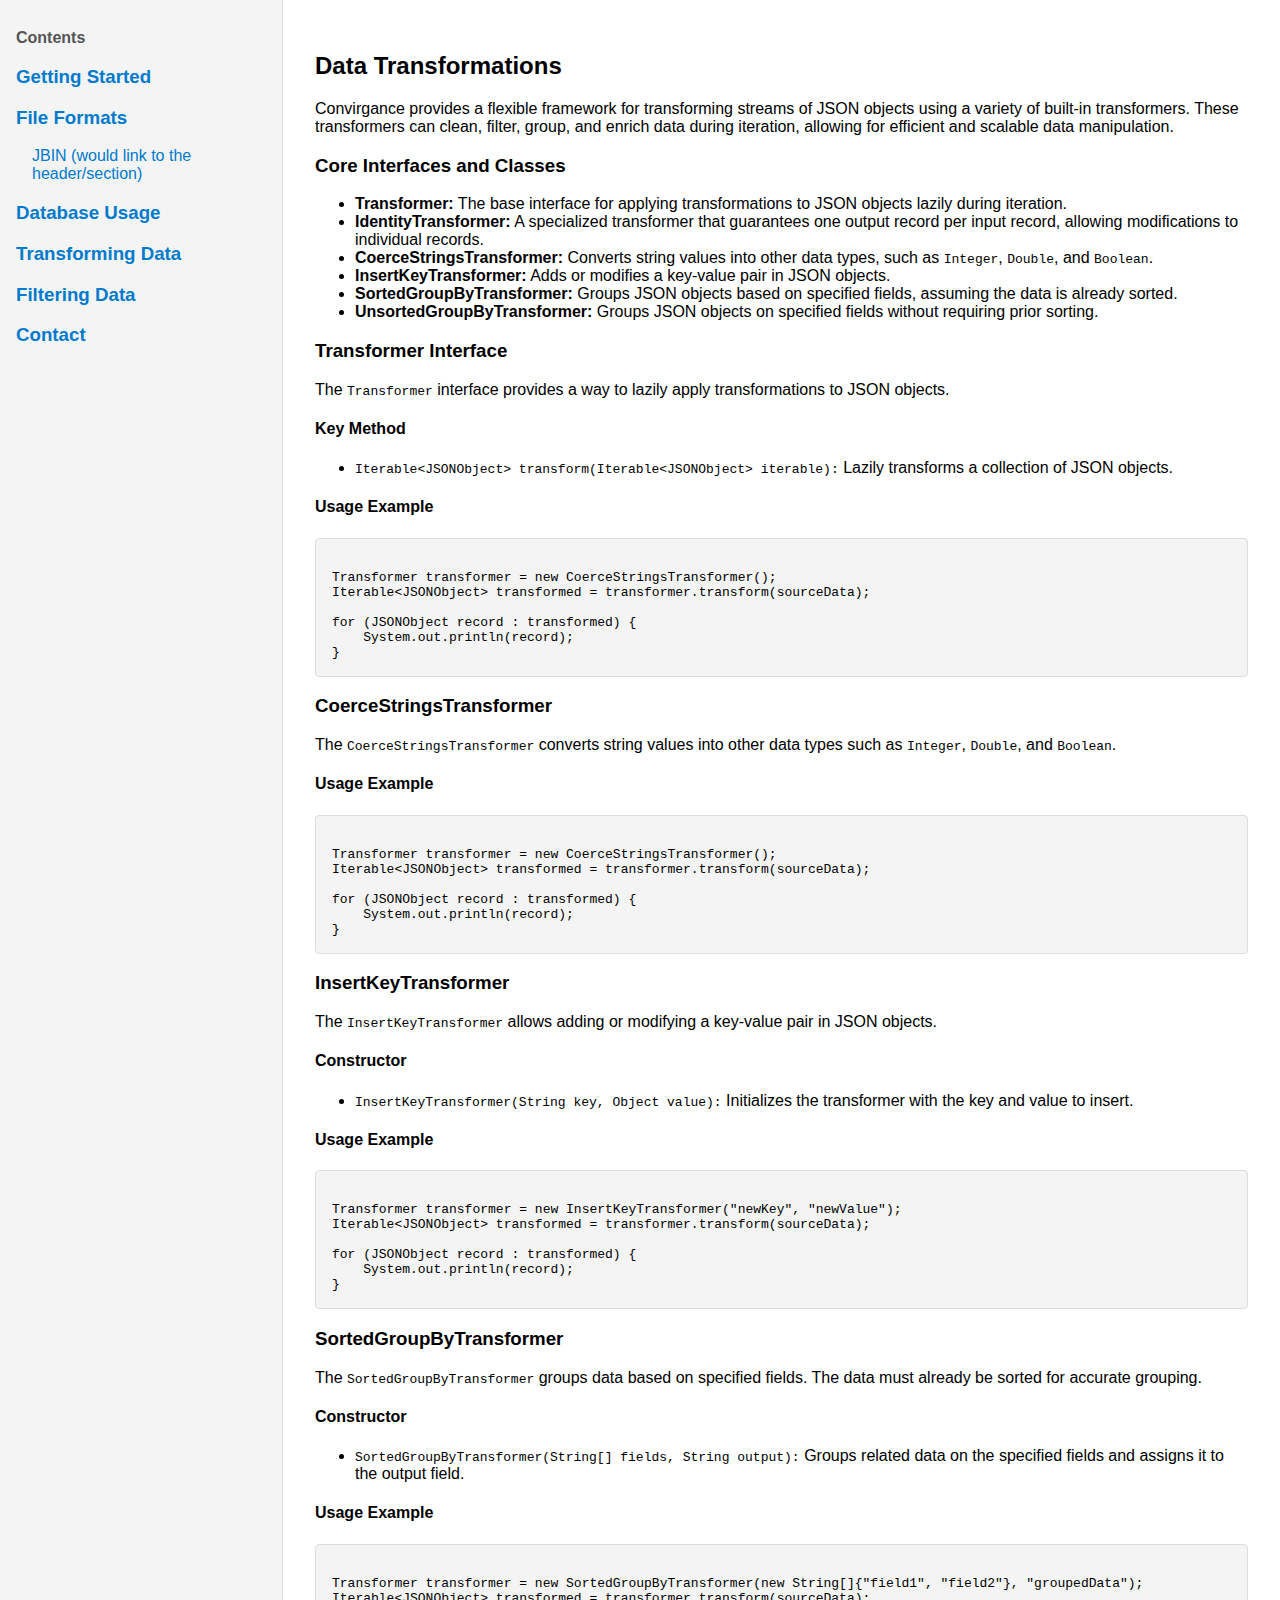
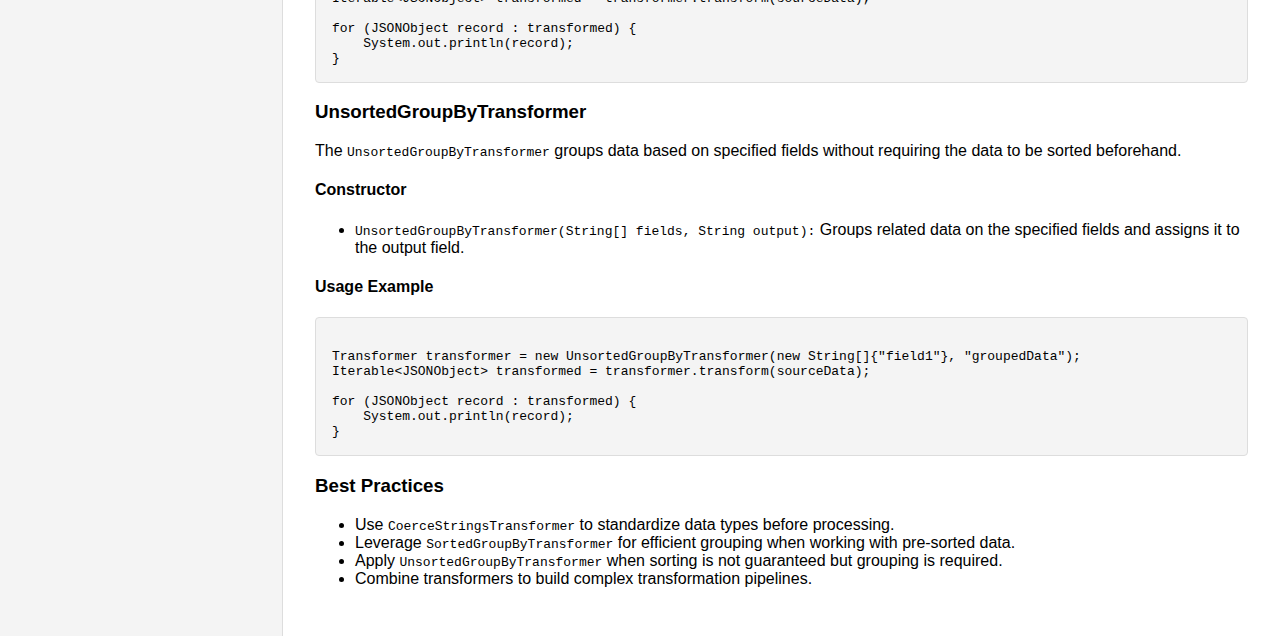
<file: topics/transforming-data.html>
<!DOCTYPE html>
<html lang="en">
	<head>
		<meta charset="UTF-8" />
		<meta name="viewport" content="width=device-width, initial-scale=1.0" />
		<title>Documentation</title>
		<link href="/styles.css" rel="stylesheet" />
	</head>
	<body>
		<div style="display: flex; flex: 1">
			<aside>
				<h2>Contents</h2>
				<ul>
					<li>
						<a href="/topics/getting-started">
							<h3>Getting Started</h3>
						</a>
					</li>
					<li>
						<a href="/topics/file-formats.html">
							<h3>File Formats</h3>
						</a>
						<ul>
							<li>
								<a href="/topics/file-formats#JBIN"
									>JBIN (would link to the header/section)</a
								>
							</li>
						</ul>
					</li>
					<li>
						<a href="/topics/database-usage.html">
							<h3>Database Usage</h3>
						</a>
					</li>
					<li>
						<a href="/topics/transforming-data.html">
							<h3>Transforming Data</h3>
						</a>
					</li>
					<li>
						<a href="/topics/filtering-data.html">
							<h3>Filtering Data</h3>
						</a>
					</li>
					<li>
						<a href="/topics/Contact.html">
							<h3>Contact</h3>
						</a>
					</li>
				</ul>
			</aside>

			<!-- Main Content -->
			<main>
				<h2>Data Transformations</h2>
				<p>
					Convirgance provides a flexible framework for transforming streams of
					JSON objects using a variety of built-in transformers. These
					transformers can clean, filter, group, and enrich data during
					iteration, allowing for efficient and scalable data manipulation.
				</p>

				<h3>Core Interfaces and Classes</h3>
				<ul>
					<li>
						<strong>Transformer:</strong> The base interface for applying
						transformations to JSON objects lazily during iteration.
					</li>
					<li>
						<strong>IdentityTransformer:</strong> A specialized transformer that
						guarantees one output record per input record, allowing
						modifications to individual records.
					</li>
					<li>
						<strong>CoerceStringsTransformer:</strong> Converts string values
						into other data types, such as <code>Integer</code>,
						<code>Double</code>, and <code>Boolean</code>.
					</li>
					<li>
						<strong>InsertKeyTransformer:</strong> Adds or modifies a key-value
						pair in JSON objects.
					</li>
					<li>
						<strong>SortedGroupByTransformer:</strong> Groups JSON objects based
						on specified fields, assuming the data is already sorted.
					</li>
					<li>
						<strong>UnsortedGroupByTransformer:</strong> Groups JSON objects on
						specified fields without requiring prior sorting.
					</li>
				</ul>

				<h3>Transformer Interface</h3>
				<p>
					The <code>Transformer</code> interface provides a way to lazily apply
					transformations to JSON objects.
				</p>

				<h4>Key Method</h4>
				<ul>
					<li>
						<code
							>Iterable&lt;JSONObject&gt; transform(Iterable&lt;JSONObject&gt;
							iterable):</code
						>
						Lazily transforms a collection of JSON objects.
					</li>
				</ul>

				<h4>Usage Example</h4>
				<pre><code>
Transformer transformer = new CoerceStringsTransformer();
Iterable&lt;JSONObject&gt; transformed = transformer.transform(sourceData);

for (JSONObject record : transformed) {
    System.out.println(record);
}
</code></pre>
				<h3>CoerceStringsTransformer</h3>
				<p>
					The <code>CoerceStringsTransformer</code> converts string values into
					other data types such as <code>Integer</code>, <code>Double</code>,
					and <code>Boolean</code>.
				</p>

				<h4>Usage Example</h4>
				<pre><code>
Transformer transformer = new CoerceStringsTransformer();
Iterable&lt;JSONObject&gt; transformed = transformer.transform(sourceData);

for (JSONObject record : transformed) {
    System.out.println(record);
}
</code></pre>
				<h3>InsertKeyTransformer</h3>
				<p>
					The <code>InsertKeyTransformer</code> allows adding or modifying a
					key-value pair in JSON objects.
				</p>

				<h4>Constructor</h4>
				<ul>
					<li>
						<code>InsertKeyTransformer(String key, Object value):</code>
						Initializes the transformer with the key and value to insert.
					</li>
				</ul>

				<h4>Usage Example</h4>
				<pre><code>
Transformer transformer = new InsertKeyTransformer("newKey", "newValue");
Iterable&lt;JSONObject&gt; transformed = transformer.transform(sourceData);

for (JSONObject record : transformed) {
    System.out.println(record);
}
</code></pre>
				<h3>SortedGroupByTransformer</h3>
				<p>
					The <code>SortedGroupByTransformer</code> groups data based on
					specified fields. The data must already be sorted for accurate
					grouping.
				</p>

				<h4>Constructor</h4>
				<ul>
					<li>
						<code
							>SortedGroupByTransformer(String[] fields, String output):</code
						>
						Groups related data on the specified fields and assigns it to the
						output field.
					</li>
				</ul>

				<h4>Usage Example</h4>
				<pre><code>
Transformer transformer = new SortedGroupByTransformer(new String[]{"field1", "field2"}, "groupedData");
Iterable&lt;JSONObject&gt; transformed = transformer.transform(sourceData);

for (JSONObject record : transformed) {
    System.out.println(record);
}
</code></pre>
				<h3>UnsortedGroupByTransformer</h3>
				<p>
					The <code>UnsortedGroupByTransformer</code> groups data based on
					specified fields without requiring the data to be sorted beforehand.
				</p>

				<h4>Constructor</h4>
				<ul>
					<li>
						<code
							>UnsortedGroupByTransformer(String[] fields, String output):</code
						>
						Groups related data on the specified fields and assigns it to the
						output field.
					</li>
				</ul>

				<h4>Usage Example</h4>
				<pre><code>
Transformer transformer = new UnsortedGroupByTransformer(new String[]{"field1"}, "groupedData");
Iterable&lt;JSONObject&gt; transformed = transformer.transform(sourceData);

for (JSONObject record : transformed) {
    System.out.println(record);
}
</code></pre>
				<h3>Best Practices</h3>
				<ul>
					<li>
						Use <code>CoerceStringsTransformer</code> to standardize data types
						before processing.
					</li>
					<li>
						Leverage <code>SortedGroupByTransformer</code> for efficient
						grouping when working with pre-sorted data.
					</li>
					<li>
						Apply <code>UnsortedGroupByTransformer</code> when sorting is not
						guaranteed but grouping is required.
					</li>
					<li>
						Combine transformers to build complex transformation pipelines.
					</li>
				</ul>
			</main>
		</div>
	</body>
</html>
</file>
<file: styles.css>
body {
	font-family: Arial, sans-serif;
	margin: 0;
	padding: 0;
	display: flex;
	min-height: 100vh;
}
header {
	background-color: #007acc;
	color: white;
	padding: 1rem;
}
header h1 {
	margin: 0;
}
header nav ul {
	list-style: none;
	padding: 0;
	display: flex;
	gap: 1rem;
}
header nav a {
	color: white;
	text-decoration: none;
}
header nav a:hover {
	text-decoration: underline;
}
aside {
	width: 250px;
	background-color: #f4f4f4;
	border-right: 1px solid #ddd;
	padding: 1rem;
}
aside h2 {
	font-size: 1rem;
	color: #555;
	margin-bottom: 1rem;
}
aside ul {
	list-style: none;
	padding: 0;
}
aside ul li {
	margin-bottom: 0.5rem;
}
aside ul li ul {
	margin-left: 1rem;
}
aside a {
	text-decoration: none;
	color: #007acc;
}
aside a:hover {
	text-decoration: underline;
}
main {
	flex: 1;
	padding: 2rem;
}
footer {
	background-color: #f4f4f4;
	text-align: center;
	padding: 1rem;
	border-top: 1px solid #ddd;
}
pre {
	background-color: #f4f4f4;
	padding: 1rem;
	border: 1px solid #ddd;
	border-radius: 4px;
}
</file>
<file: docs/css/vue.css>
@import url("https://fonts.googleapis.com/css?family=Roboto+Mono|Source+Sans+Pro:300,400,600");*{-webkit-font-smoothing:antialiased;-webkit-overflow-scrolling:touch;-webkit-tap-highlight-color:rgba(0,0,0,0);-webkit-text-size-adjust:none;-webkit-touch-callout:none;box-sizing:border-box}body:not(.ready){overflow:hidden}body:not(.ready) .app-nav,body:not(.ready)>nav,body:not(.ready) [data-cloak]{display:none}div#app{font-size:30px;font-weight:lighter;margin:40vh auto;text-align:center}div#app:empty:before{content:"Loading..."}img.emoji{height:1.2em}img.emoji,span.emoji{vertical-align:middle}span.emoji{font-family:Apple Color Emoji,Segoe UI Emoji,Segoe UI Symbol,Noto Color Emoji;font-size:1.2em}.progress{background-color:#42b983;background-color:var(--theme-color,#42b983);height:2px;left:0;position:fixed;right:0;top:0;transition:width .2s,opacity .4s;width:0;z-index:999999}.search .search-keyword,.search a:hover{color:#42b983;color:var(--theme-color,#42b983)}.search .search-keyword{font-style:normal;font-weight:700}body,html{height:100%}body{-moz-osx-font-smoothing:grayscale;-webkit-font-smoothing:antialiased;color:#34495e;font-family:Source Sans Pro,Helvetica Neue,Arial,sans-serif;font-size:15px;letter-spacing:0;margin:0;overflow-x:hidden}img{max-width:100%}a[disabled]{cursor:not-allowed;opacity:.6}kbd{border:1px solid #ccc;border-radius:3px;display:inline-block;font-size:12px!important;line-height:12px;margin-bottom:3px;padding:3px 5px;vertical-align:middle}li input[type=checkbox]{margin:0 .2em .25em 0;vertical-align:middle}.app-nav{margin:25px 60px 0 0;position:absolute;right:0;text-align:right;z-index:10}.app-nav.no-badge{margin-right:25px}.app-nav p{margin:0}.app-nav>a{margin:0 1rem;padding:5px 0}.app-nav li,.app-nav ul{display:inline-block;list-style:none;margin:0}.app-nav a{color:inherit;font-size:16px;text-decoration:none;transition:color .3s}.app-nav a.active,.app-nav a:hover{color:#42b983;color:var(--theme-color,#42b983)}.app-nav a.active{border-bottom:2px solid #42b983;border-bottom:2px solid var(--theme-color,#42b983)}.app-nav li{display:inline-block;margin:0 1rem;padding:5px 0;position:relative;cursor:pointer}.app-nav li ul{background-color:#fff;border:1px solid;border-color:#ddd #ddd #ccc;border-radius:4px;box-sizing:border-box;display:none;max-height:calc(100vh - 61px);overflow-y:auto;padding:10px 0;position:absolute;right:-15px;text-align:left;top:100%;white-space:nowrap}.app-nav li ul li{display:block;font-size:14px;line-height:1rem;margin:8px 14px;white-space:nowrap}.app-nav li ul a{display:block;font-size:inherit;margin:0;padding:0}.app-nav li ul a.active{border-bottom:0}.app-nav li:hover ul{display:block}.github-corner{border-bottom:0;position:fixed;right:0;text-decoration:none;top:0;z-index:1}.github-corner:hover .octo-arm{animation:octocat-wave .56s ease-in-out}.github-corner svg{color:#fff;fill:#42b983;fill:var(--theme-color,#42b983);height:80px;width:80px}main{display:block;position:relative;width:100vw;height:100%;z-index:0}main.hidden{display:none}.anchor{display:inline-block;text-decoration:none;transition:all .3s}.anchor span{color:#34495e}.anchor:hover{text-decoration:underline}.sidebar{border-right:1px solid rgba(0,0,0,.07);overflow-y:auto;padding:40px 0 0;position:absolute;top:0;bottom:0;left:0;transition:transform .25s ease-out;width:300px;z-index:20}.sidebar>h1{margin:0 auto 1rem;font-size:1.5rem;font-weight:300;text-align:center}.sidebar>h1 a{color:inherit;text-decoration:none}.sidebar>h1 .app-nav{display:block;position:static}.sidebar .sidebar-nav{line-height:2em;padding-bottom:40px}.sidebar li.collapse .app-sub-sidebar{display:none}.sidebar ul{margin:0 0 0 15px;padding:0}.sidebar li>p{font-weight:700;margin:0}.sidebar ul,.sidebar ul li{list-style:none}.sidebar ul li a{border-bottom:none;display:block}.sidebar ul li ul{padding-left:20px}.sidebar::-webkit-scrollbar{width:4px}.sidebar::-webkit-scrollbar-thumb{background:transparent;border-radius:4px}.sidebar:hover::-webkit-scrollbar-thumb{background:hsla(0,0%,53.3%,.4)}.sidebar:hover::-webkit-scrollbar-track{background:hsla(0,0%,53.3%,.1)}.sidebar-toggle{background-color:transparent;background-color:hsla(0,0%,100%,.8);border:0;outline:none;padding:10px;position:absolute;bottom:0;left:0;text-align:center;transition:opacity .3s;width:284px;z-index:30;cursor:pointer}.sidebar-toggle:hover .sidebar-toggle-button{opacity:.4}.sidebar-toggle span{background-color:#42b983;background-color:var(--theme-color,#42b983);display:block;margin-bottom:4px;width:16px;height:2px}body.sticky .sidebar,body.sticky .sidebar-toggle{position:fixed}.content{padding-top:60px;position:absolute;top:0;right:0;bottom:0;left:300px;transition:left .25s ease}.markdown-section{margin:0 auto;max-width:80%;padding:30px 15px 40px;position:relative}.markdown-section>*{box-sizing:border-box;font-size:inherit}.markdown-section>:first-child{margin-top:0!important}.markdown-section hr{border:none;border-bottom:1px solid #eee;margin:2em 0}.markdown-section iframe{border:1px solid #eee;width:1px;min-width:100%}.markdown-section table{border-collapse:collapse;border-spacing:0;display:block;margin-bottom:1rem;overflow:auto;width:100%}.markdown-section th{font-weight:700}.markdown-section td,.markdown-section th{border:1px solid #ddd;padding:6px 13px}.markdown-section tr{border-top:1px solid #ccc}.markdown-section p.tip,.markdown-section tr:nth-child(2n){background-color:#f8f8f8}.markdown-section p.tip{border-bottom-right-radius:2px;border-left:4px solid #f66;border-top-right-radius:2px;margin:2em 0;padding:12px 24px 12px 30px;position:relative}.markdown-section p.tip:before{background-color:#f66;border-radius:100%;color:#fff;content:"!";font-family:Dosis,Source Sans Pro,Helvetica Neue,Arial,sans-serif;font-size:14px;font-weight:700;left:-12px;line-height:20px;position:absolute;height:20px;width:20px;text-align:center;top:14px}.markdown-section p.tip code{background-color:#efefef}.markdown-section p.tip em{color:#34495e}.markdown-section p.warn{background:rgba(66,185,131,.1);border-radius:2px;padding:1rem}.markdown-section ul.task-list>li{list-style-type:none}body.close .sidebar{transform:translateX(-300px)}body.close .sidebar-toggle{width:auto}body.close .content{left:0}@media print{.app-nav,.github-corner,.sidebar,.sidebar-toggle{display:none}}@media screen and (max-width:768px){.github-corner,.sidebar,.sidebar-toggle{position:fixed}.app-nav{margin-top:16px}.app-nav li ul{top:30px}main{height:auto;min-height:100vh;overflow-x:hidden}.sidebar{left:-300px;transition:transform .25s ease-out}.content{left:0;max-width:100vw;position:static;padding-top:20px;transition:transform .25s ease}.app-nav,.github-corner{transition:transform .25s ease-out}.sidebar-toggle{background-color:transparent;width:auto;padding:30px 30px 10px 10px}body.close .sidebar{transform:translateX(300px)}body.close .sidebar-toggle{background-color:hsla(0,0%,100%,.8);transition:background-color 1s;width:284px;padding:10px}body.close .content{transform:translateX(300px)}body.close .app-nav,body.close .github-corner{display:none}.github-corner:hover .octo-arm{animation:none}.github-corner .octo-arm{animation:octocat-wave .56s ease-in-out}}@keyframes octocat-wave{0%,to{transform:rotate(0)}20%,60%{transform:rotate(-25deg)}40%,80%{transform:rotate(10deg)}}section.cover{position:relative;align-items:center;background-position:50%;background-repeat:no-repeat;background-size:cover;min-height:100vh;width:100%;display:none}section.cover.show{display:flex}section.cover.has-mask .mask{background-color:#fff;opacity:.8;position:absolute;top:0;bottom:0;width:100%}section.cover .cover-main{flex:1;margin:0 16px;text-align:center;position:relative}section.cover a{color:inherit}section.cover a,section.cover a:hover{text-decoration:none}section.cover p{line-height:1.5rem;margin:1em 0}section.cover h1{color:inherit;font-size:2.5rem;font-weight:300;margin:.625rem 0 2.5rem;position:relative;text-align:center}section.cover h1 a{display:block}section.cover h1 small{bottom:-.4375rem;font-size:1rem;position:absolute}section.cover blockquote{font-size:1.5rem;text-align:center}section.cover ul{line-height:1.8;list-style-type:none;margin:1em auto;max-width:500px;padding:0}section.cover .cover-main>p:last-child a{border-radius:2rem;border:1px solid #42b983;border-color:var(--theme-color,#42b983);box-sizing:border-box;color:#42b983;color:var(--theme-color,#42b983);display:inline-block;font-size:1.05rem;letter-spacing:.1rem;margin:.5rem 1rem;padding:.75em 2rem;text-decoration:none;transition:all .15s ease}section.cover .cover-main>p:last-child a:last-child{background-color:#42b983;background-color:var(--theme-color,#42b983);color:#fff}section.cover .cover-main>p:last-child a:last-child:hover{color:inherit;opacity:.8}section.cover .cover-main>p:last-child a:hover{color:inherit}section.cover blockquote>p>a{border-bottom:2px solid #42b983;border-bottom:2px solid var(--theme-color,#42b983);transition:color .3s}section.cover blockquote>p>a:hover{color:#42b983;color:var(--theme-color,#42b983)}.sidebar,body{background-color:#fff}.sidebar{color:#364149}.sidebar li{margin:6px 0}.sidebar ul li a{color:#505d6b;font-size:14px;font-weight:400;overflow:hidden;text-decoration:none;text-overflow:ellipsis;white-space:nowrap}.sidebar ul li a:hover{text-decoration:underline}.sidebar ul li ul{padding:0}.sidebar ul li.active>a{border-right:2px solid;color:#42b983;color:var(--theme-color,#42b983);font-weight:600}.app-sub-sidebar li:before{content:"-";padding-right:4px;float:left}.markdown-section h1,.markdown-section h2,.markdown-section h3,.markdown-section h4,.markdown-section strong{color:#2c3e50;font-weight:600}.markdown-section a{color:#42b983;color:var(--theme-color,#42b983);font-weight:600}.markdown-section h1{font-size:2rem;margin:0 0 1rem}.markdown-section h2{font-size:1.75rem;margin:45px 0 .8rem}.markdown-section h3{font-size:1.5rem;margin:40px 0 .6rem}.markdown-section h4{font-size:1.25rem}.markdown-section h5{font-size:1rem}.markdown-section h6{color:#777;font-size:1rem}.markdown-section figure,.markdown-section p{margin:1.2em 0}.markdown-section ol,.markdown-section p,.markdown-section ul{line-height:1.6rem;word-spacing:.05rem}.markdown-section ol,.markdown-section ul{padding-left:1.5rem}.markdown-section blockquote{border-left:4px solid #42b983;border-left:4px solid var(--theme-color,#42b983);color:#858585;margin:2em 0;padding-left:20px}.markdown-section blockquote p{font-weight:600;margin-left:0}.markdown-section iframe{margin:1em 0}.markdown-section em{color:#7f8c8d}.markdown-section code,.markdown-section output:after,.markdown-section pre{font-family:Roboto Mono,Monaco,courier,monospace}.markdown-section code,.markdown-section pre{background-color:#f8f8f8}.markdown-section output,.markdown-section pre{margin:1.2em 0;position:relative}.markdown-section output,.markdown-section pre>code{border-radius:2px;display:block}.markdown-section output:after,.markdown-section pre>code{-moz-osx-font-smoothing:initial;-webkit-font-smoothing:initial}.markdown-section code{border-radius:2px;color:#e96900;margin:0 2px;padding:3px 5px;white-space:pre-wrap}.markdown-section>:not(h1):not(h2):not(h3):not(h4):not(h5):not(h6) code{font-size:.8rem}.markdown-section pre{padding:0 1.4rem;line-height:1.5rem;overflow:auto;word-wrap:normal}.markdown-section pre>code{color:#525252;font-size:.8rem;padding:2.2em 5px;line-height:inherit;margin:0 2px;max-width:inherit;overflow:inherit;white-space:inherit}.markdown-section output{padding:1.7rem 1.4rem;border:1px dotted #ccc}.markdown-section output>:first-child{margin-top:0}.markdown-section output>:last-child{margin-bottom:0}.markdown-section code:after,.markdown-section code:before,.markdown-section output:after,.markdown-section output:before{letter-spacing:.05rem}.markdown-section output:after,.markdown-section pre:after{color:#ccc;font-size:.6rem;font-weight:600;height:15px;line-height:15px;padding:5px 10px 0;position:absolute;right:0;text-align:right;top:0;content:attr(data-lang)}.token.cdata,.token.comment,.token.doctype,.token.prolog{color:#8e908c}.token.namespace{opacity:.7}.token.boolean,.token.number{color:#c76b29}.token.punctuation{color:#525252}.token.property{color:#c08b30}.token.tag{color:#2973b7}.token.string{color:#42b983;color:var(--theme-color,#42b983)}.token.selector{color:#6679cc}.token.attr-name{color:#2973b7}.language-css .token.string,.style .token.string,.token.entity,.token.url{color:#22a2c9}.token.attr-value,.token.control,.token.directive,.token.unit{color:#42b983;color:var(--theme-color,#42b983)}.token.function,.token.keyword{color:#e96900}.token.atrule,.token.regex,.token.statement{color:#22a2c9}.token.placeholder,.token.variable{color:#3d8fd1}.token.deleted{text-decoration:line-through}.token.inserted{border-bottom:1px dotted #202746;text-decoration:none}.token.italic{font-style:italic}.token.bold,.token.important{font-weight:700}.token.important{color:#c94922}.token.entity{cursor:help}code .token{-moz-osx-font-smoothing:initial;-webkit-font-smoothing:initial;min-height:1.5rem;position:relative;left:auto}
</file>
